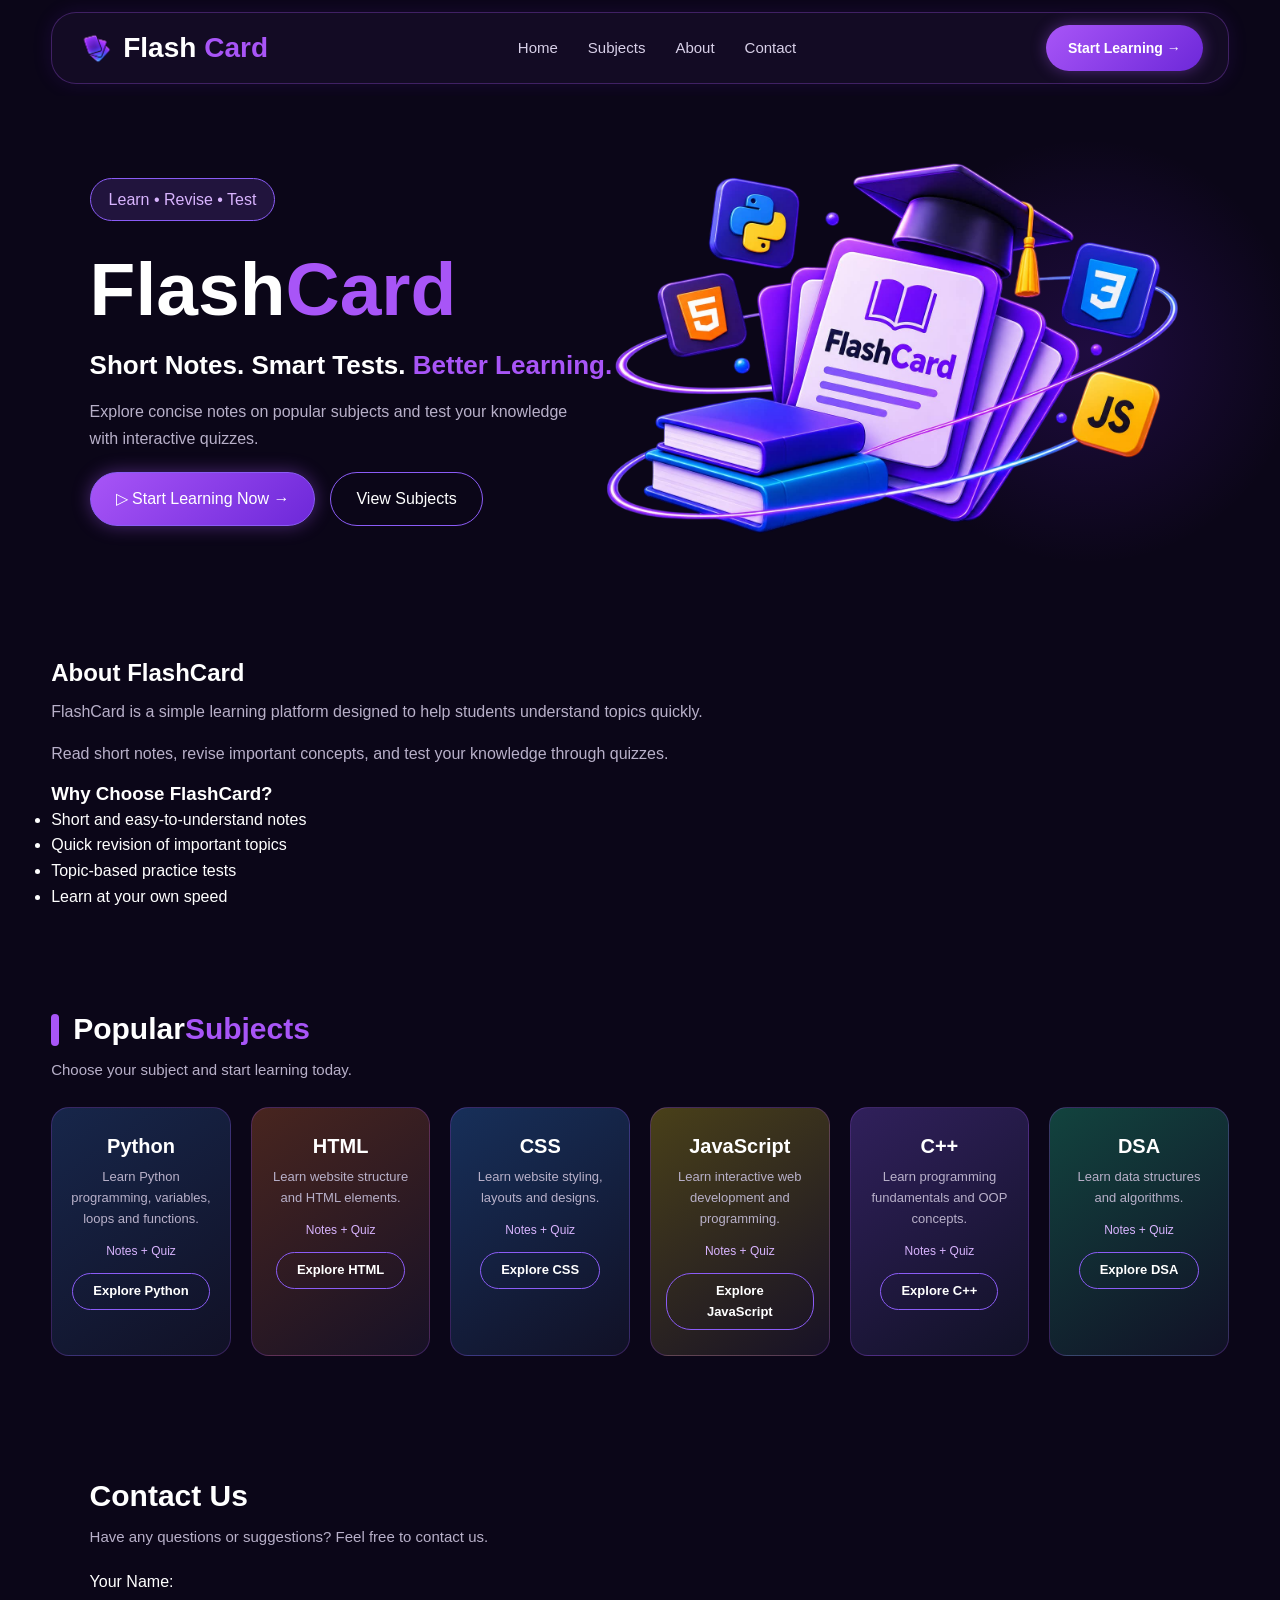
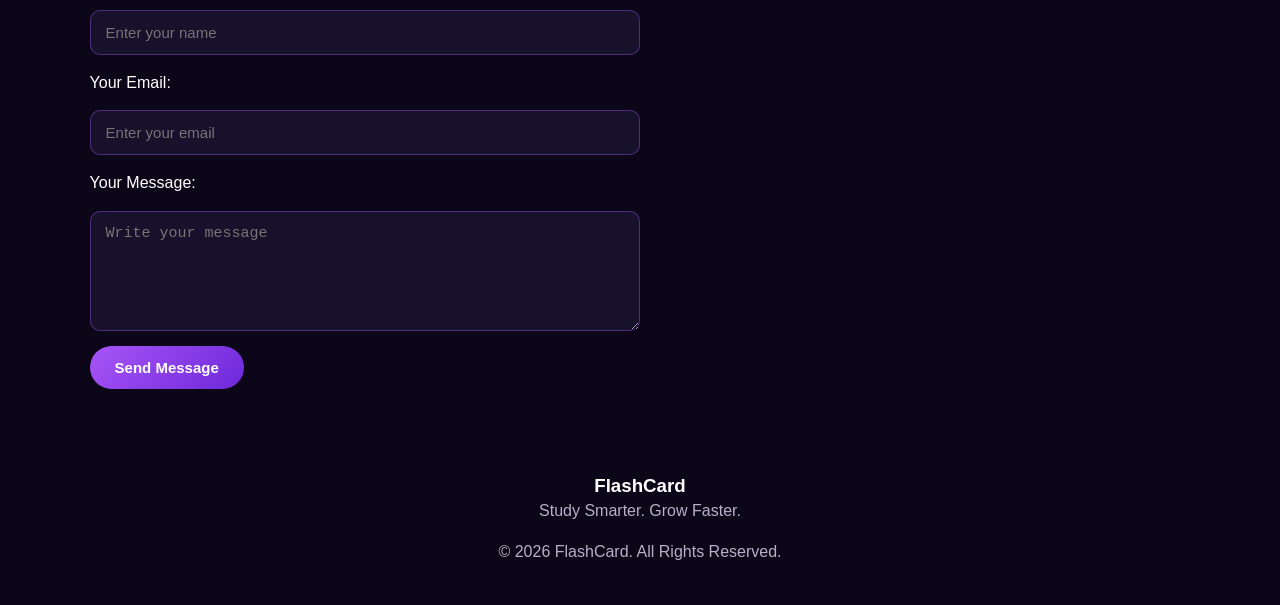
<file: index.html>
<!DOCTYPE html>
<html lang="en">

<head>
    <meta charset="UTF-8">
    <meta name="viewport" content="width=device-width, initial-scale=1.0">

    <title>FlashCard</title>

    <link rel="stylesheet" href="CSS/index.css">

    <script src="script.js"></script>

</head>
<body>
    
<!-- Navigation Bar -->
<header>
    <nav>
        <h1 class="logo">
            <img src="image/Icon.png" alt="FlashCard Logo">
                Flash<span>Card</span>
        </h1>

        <ul>
            <li><a href="index.html">Home</a></li>
            <li><a href="#subjects">Subjects</a></li>
            <li><a href="#about">About</a></li>
            <li><a href="#contact">Contact</a></li>
        </ul>

        <a href="#subjects">Start Learning →</a>
    </nav>
</header>
<!-- Hero Section -->

<section class="hero">

    <div class="hero-content">

        <p>Learn • Revise • Test</p>

        <h1>Flash<span>Card</span></h1>

        <h2>
            Short Notes. Smart Tests.
            <span>Better Learning.</span>
        </h2>

        <p>
            Explore concise notes on popular subjects
            and test your knowledge with interactive quizzes.
        </p>

        <div class="hero-buttons">

            <a href="#subjects">
                ▷ Start Learning Now →
            </a>

            <a href="#subjects">
                View Subjects
            </a>

        </div>

    </div>


    <!-- Right Side Image -->

    <div class="hero-image">

        <img src="image/hero.png"alt="FlashCard Learning Illustration">

    </div>

</section>

<!-- About Section -->
<section id="about">

    <h2>About FlashCard</h2>

    <p>
        FlashCard is a simple learning platform designed
        to help students understand topics quickly.
    </p>

    <p>
        Read short notes, revise important concepts,
        and test your knowledge through quizzes.
    </p>

    <h3>Why Choose FlashCard?</h3>

    <ul>
        <li>Short and easy-to-understand notes</li>
        <li>Quick revision of important topics</li>
        <li>Topic-based practice tests</li>
        <li>Learn at your own speed</li>
    </ul>

</section>

<!-- Popular Subjects Section -->

<section id="subjects">

    <h2>Popular<span>Subjects</span></h2>

    <p>Choose your subject and start learning today.</p>


    <!-- Python Card -->
    <article>
        <h3>Python</h3>
        <p>Learn Python programming, variables, loops and functions.</p>
        <p>Notes + Quiz</p>
        <a href="python.html">Explore Python</a>
    </article>


    <!-- HTML Card -->
    <article>
        <h3>HTML</h3>
        <p>Learn website structure and HTML elements.</p>
        <p>Notes + Quiz</p>
        <a href="html.html">Explore HTML</a>
    </article>


    <!-- CSS Card -->
    <article>
        <h3>CSS</h3>
        <p>Learn website styling, layouts and designs.</p>
        <p>Notes + Quiz</p>
        <a href="css.html">Explore CSS</a>
    </article>


    <!-- JavaScript Card -->
    <article>
        <h3>JavaScript</h3>
        <p>Learn interactive web development and programming.</p>
        <p>Notes + Quiz</p>
        <a href="javascript.html">Explore JavaScript</a>
    </article>


    <!-- C++ Card -->
    <article>
        <h3>C++</h3>
        <p>Learn programming fundamentals and OOP concepts.</p>
        <p>Notes + Quiz</p>
        <a href="cpp.html">Explore C++</a>
    </article>


    <!-- DSA Card -->
    <article>
        <h3>DSA</h3>
        <p>Learn data structures and algorithms.</p>
        <p>Notes + Quiz</p>
        <a href="dsa.html">Explore DSA</a>
    </article>

</section>

<!-- Contact Section -->
<section id="contact">

    <h2>Contact Us</h2>

    <p>Have any questions or suggestions? Feel free to contact us.</p>

    <form id="contactForm">

        <label for="name">Your Name:</label>
        <input type="text" id="name" name="name" placeholder="Enter your name">

      

        <label for="email">Your Email:</label>
        <input type="email" id="email" name="email" placeholder="Enter your email">

        

        <label for="message">Your Message:</label>
        
        <textarea id="message" name="message" rows="4" cols="30"
        placeholder="Write your message"></textarea>

        

        <button type="submit">Send Message</button>

    </form>

</section>

<div class="success-popup" id="successPopup">

    <div class="popup-content">

        <div class="success-icon">✓</div>

        <h2>Message Sent!</h2>

        <p id="successMessage">
            Your message has been submitted successfully.
        </p>

        <button type="button" id="closePopup">
            OK, Great!
        </button>

    </div>

</div>

<!-- Footer -->
<footer>

    <h3>Flash<span>Card</span></h3>

    <p>Study Smarter. Grow Faster.</p>

    <p>&copy; 2026 FlashCard. All Rights Reserved.</p>

</footer>

</body>
</html>
</file>
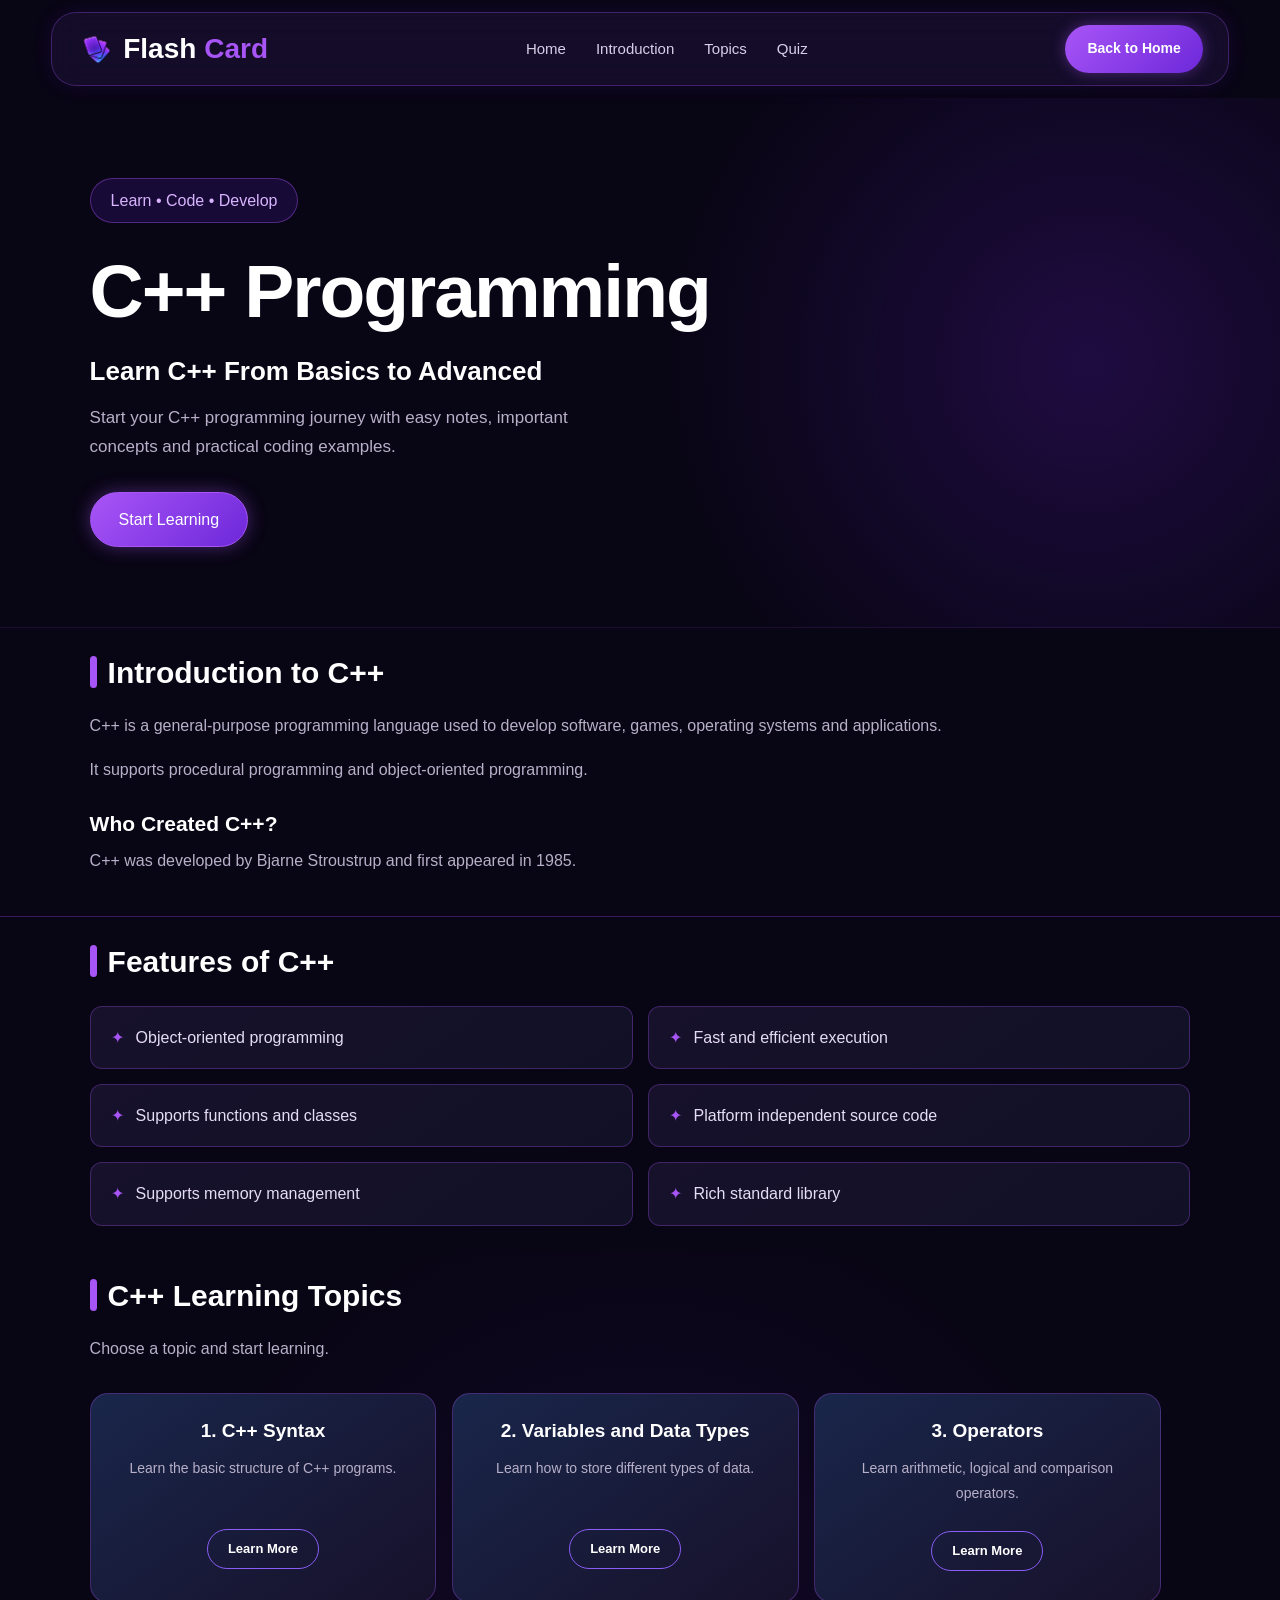
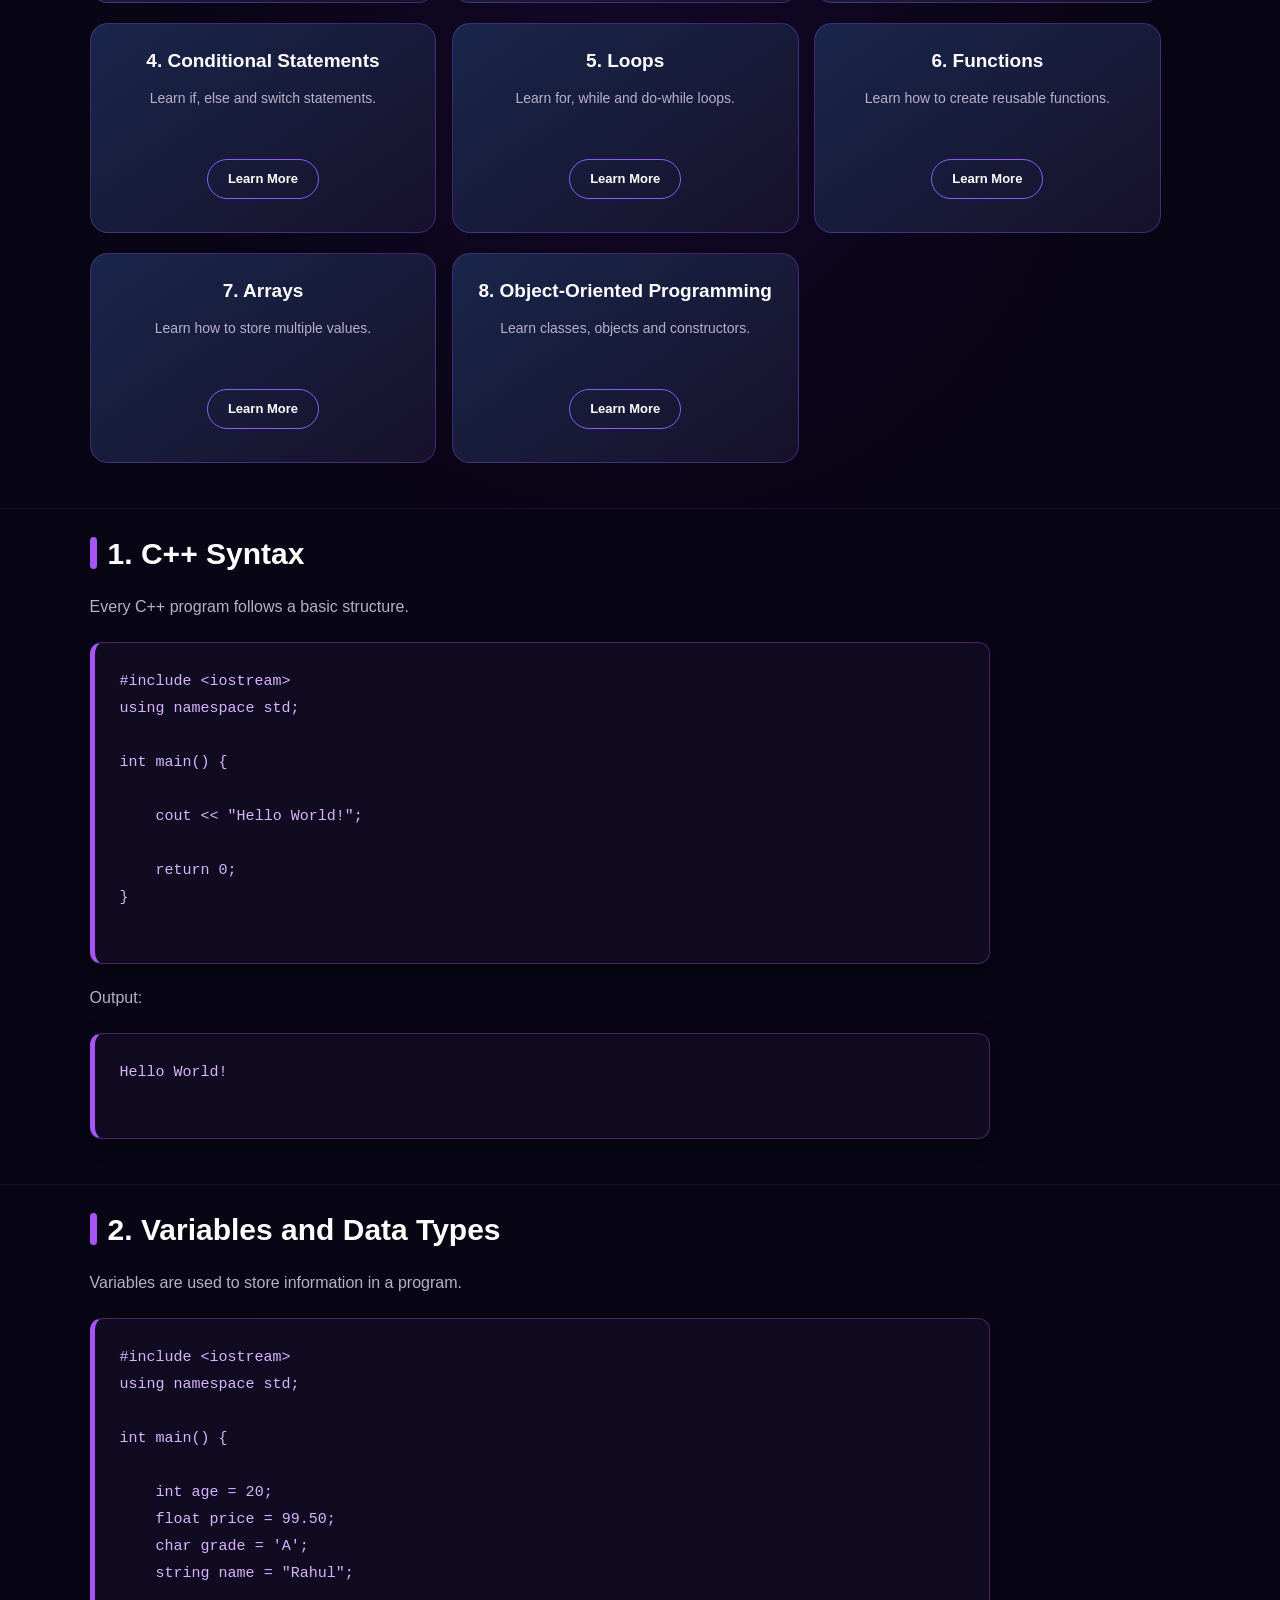
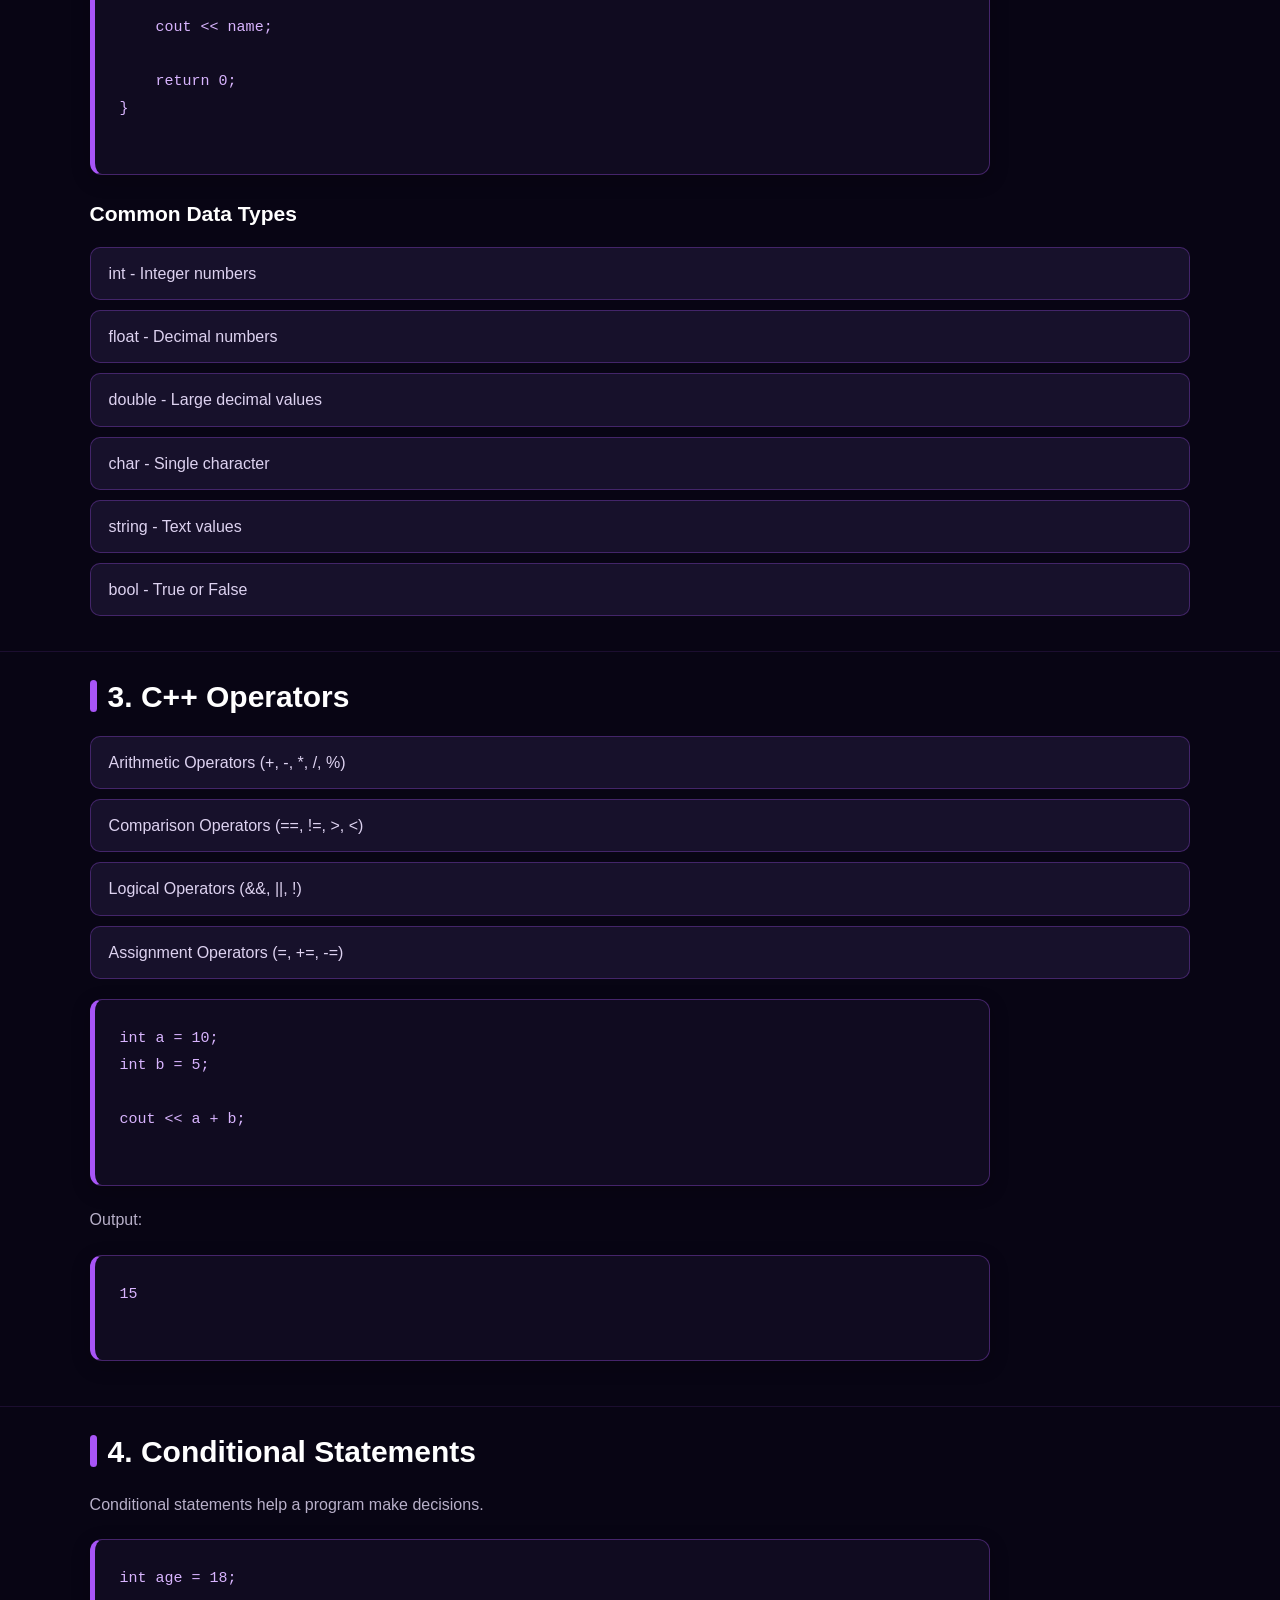
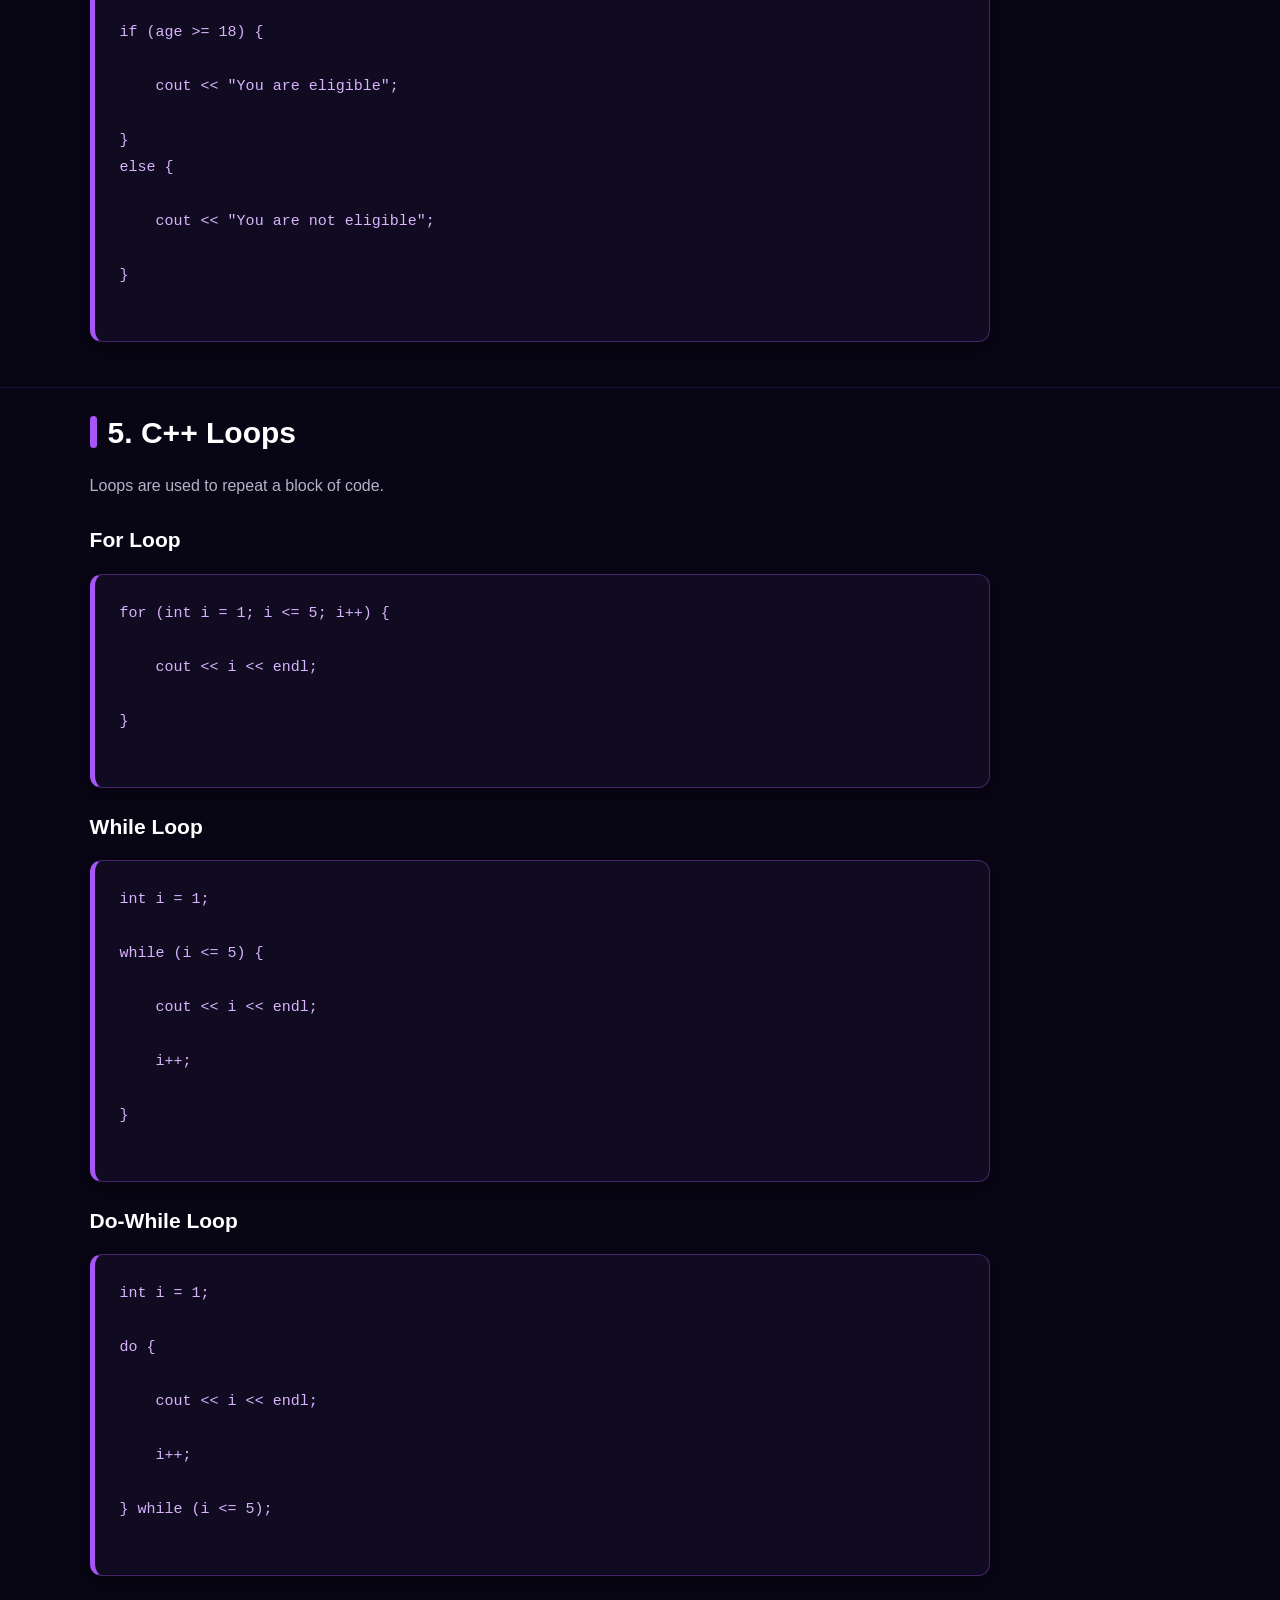
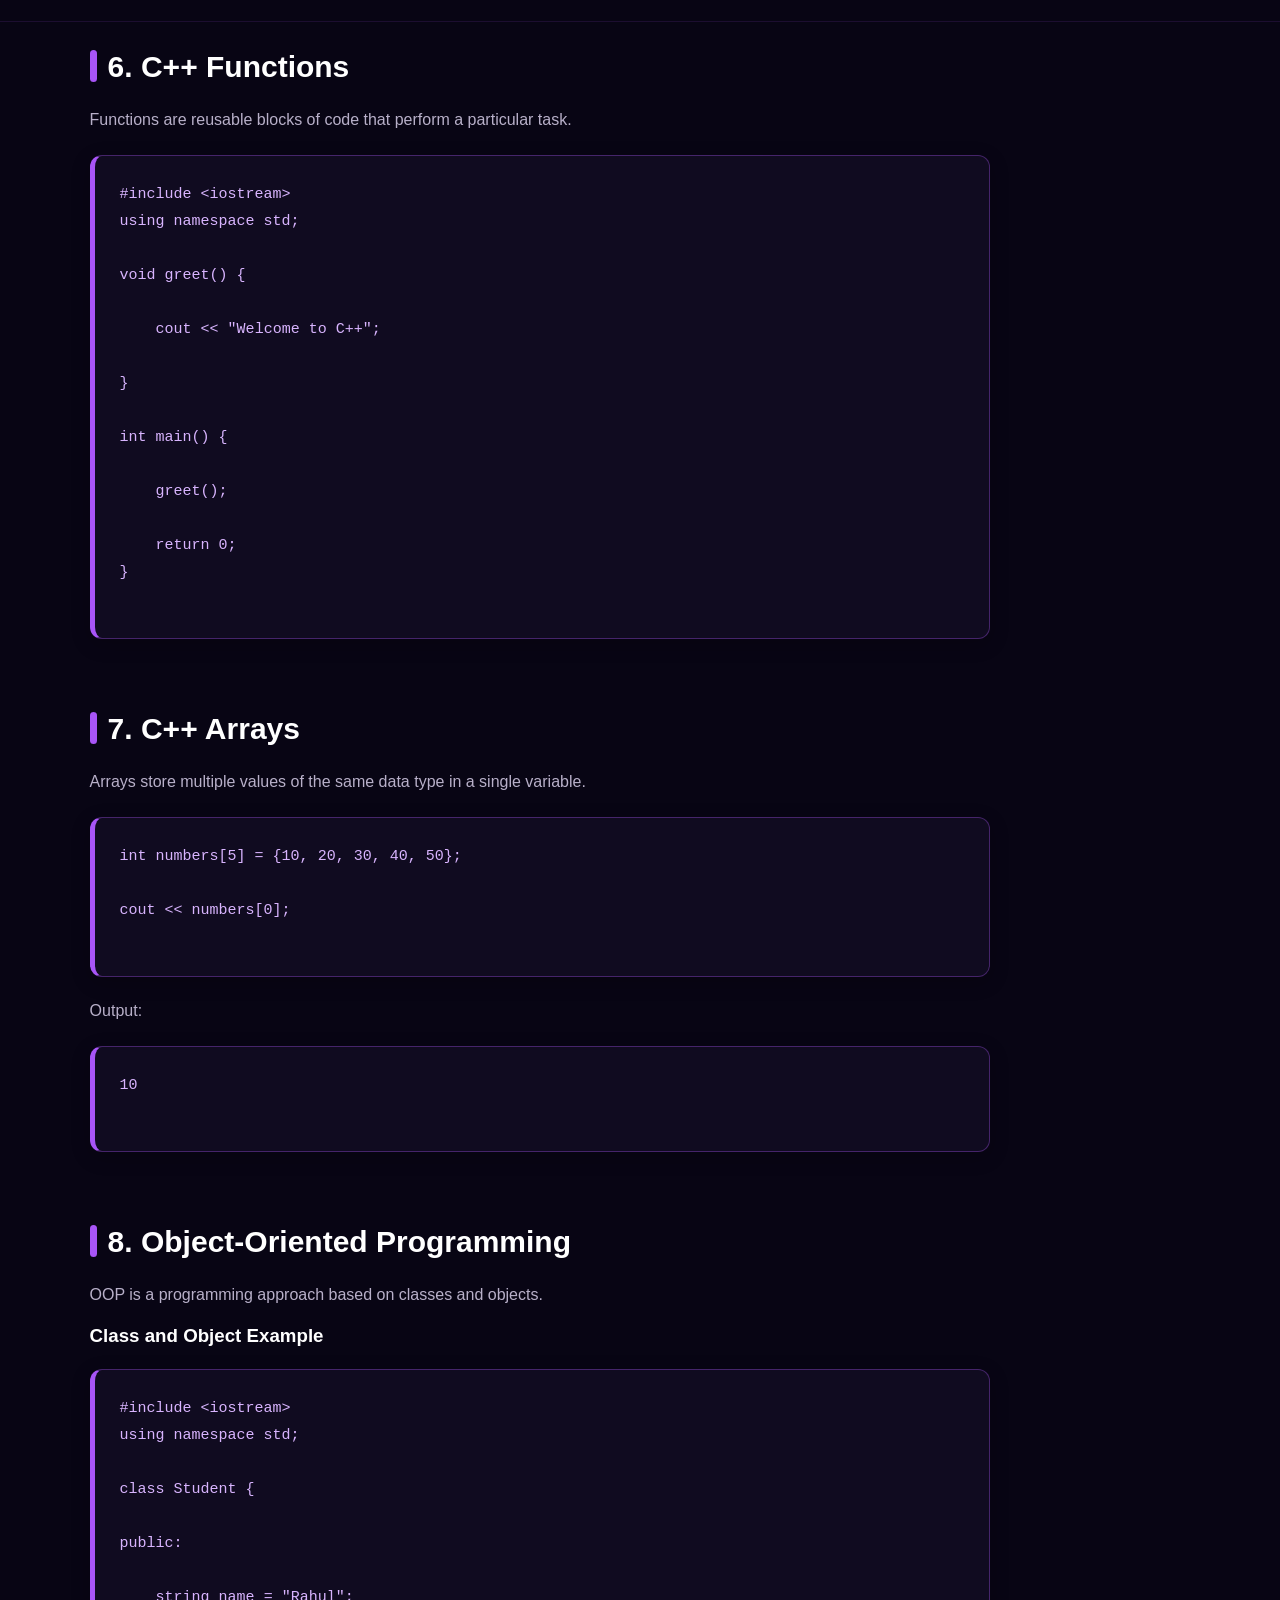
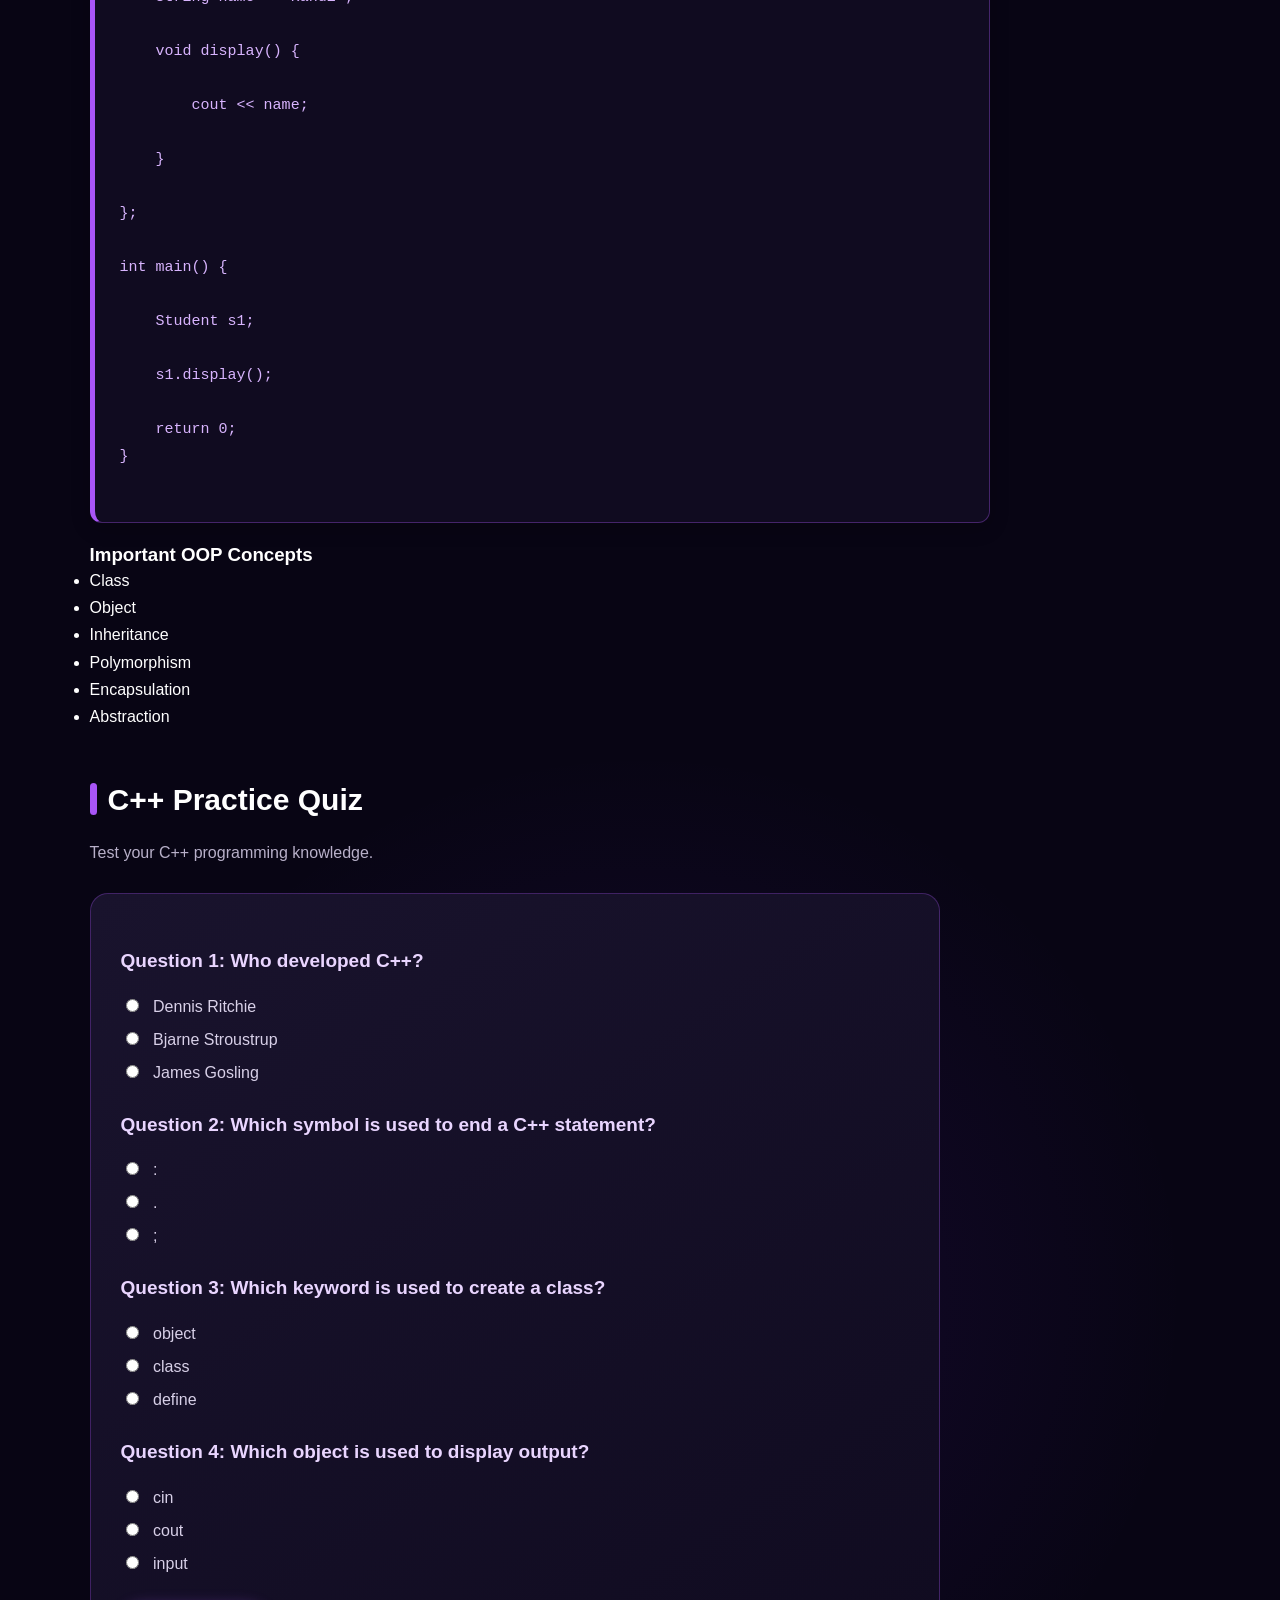
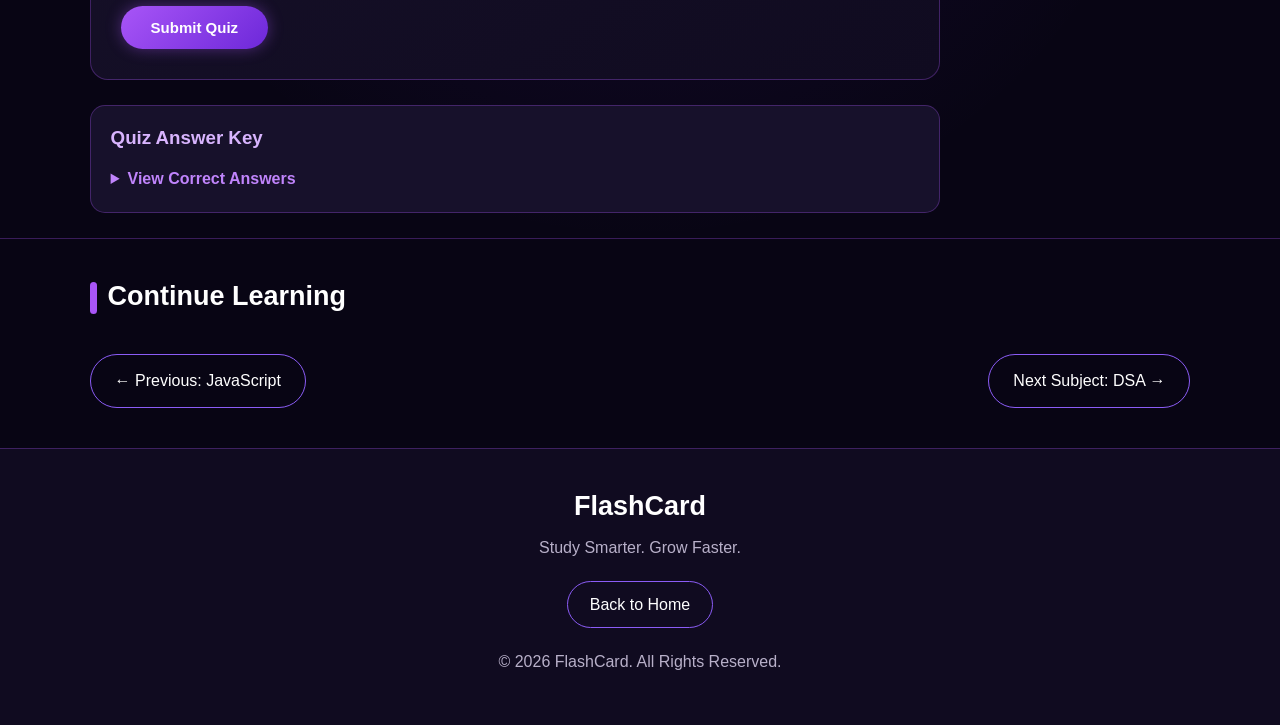
<file: cpp.html>
<!DOCTYPE html>
<html lang="en">

<head>
    <meta charset="UTF-8">
    <meta name="viewport" content="width=device-width, initial-scale=1.0">
    <title>C++ - FlashCard</title>
</head>
<link rel="stylesheet" href="CSS/page.css">
<script src="script.js"></script>

<body>

    <!-- Navigation Bar -->
    <header>

        <nav>

            <h1 class="logo">
            <img src="image/Icon.png" alt="FlashCard Logo">
                Flash<span>Card</span>
        </h1>

            <ul>
                <li><a href="index.html">Home</a></li>
                <li><a href="#introduction">Introduction</a></li>
                <li><a href="#topics">Topics</a></li>
                <li><a href="#quiz">Quiz</a></li>
            </ul>

            <a href="index.html">Back to Home</a>

        </nav>

    </header>


    <main>

        <!-- C++ Hero Section -->
        <section>

            <p>Learn • Code • Develop</p>

            <h1>C++ Programming</h1>

            <h2>Learn C++ From Basics to Advanced</h2>

            <p>
                Start your C++ programming journey with
                easy notes, important concepts and
                practical coding examples.
            </p>

            <a href="#topics">Start Learning</a>

        </section>


        <!-- Introduction to C++ -->
        <section id="introduction">

            <h2>Introduction to C++</h2>

            <p>
                C++ is a general-purpose programming language
                used to develop software, games, operating
                systems and applications.
            </p>

            <p>
                It supports procedural programming
                and object-oriented programming.
            </p>

            <h3>Who Created C++?</h3>

            <p>
                C++ was developed by Bjarne Stroustrup
                and first appeared in 1985.
            </p>

        </section>


        <!-- Features of C++ -->
        <section>

            <h2>Features of C++</h2>

            <ul>
                <li>Object-oriented programming</li>
                <li>Fast and efficient execution</li>
                <li>Supports functions and classes</li>
                <li>Platform independent source code</li>
                <li>Supports memory management</li>
                <li>Rich standard library</li>
            </ul>

        </section>


        <!-- C++ Learning Topics -->
        <section id="topics">

            <h2>C++ Learning Topics</h2>

            <p>Choose a topic and start learning.</p>

            <article>
                <h3>1. C++ Syntax</h3>
                <p>Learn the basic structure of C++ programs.</p>
                <a href="#syntax">Learn More</a>
            </article>

            <article>
                <h3>2. Variables and Data Types</h3>
                <p>Learn how to store different types of data.</p>
                <a href="#variables">Learn More</a>
            </article>

            <article>
                <h3>3. Operators</h3>
                <p>Learn arithmetic, logical and comparison operators.</p>
                <a href="#operators">Learn More</a>
            </article>

            <article>
                <h3>4. Conditional Statements</h3>
                <p>Learn if, else and switch statements.</p>
                <a href="#conditions">Learn More</a>
            </article>

            <article>
                <h3>5. Loops</h3>
                <p>Learn for, while and do-while loops.</p>
                <a href="#loops">Learn More</a>
            </article>

            <article>
                <h3>6. Functions</h3>
                <p>Learn how to create reusable functions.</p>
                <a href="#functions">Learn More</a>
            </article>

            <article>
                <h3>7. Arrays</h3>
                <p>Learn how to store multiple values.</p>
                <a href="#arrays">Learn More</a>
            </article>

            <article>
                <h3>8. Object-Oriented Programming</h3>
                <p>Learn classes, objects and constructors.</p>
                <a href="#oops">Learn More</a>
            </article>

        </section>


        <!-- C++ Syntax -->
        <section id="syntax">

            <h2>1. C++ Syntax</h2>

            <p>
                Every C++ program follows a basic structure.
            </p>

            <pre>
#include &lt;iostream&gt;
using namespace std;

int main() {

    cout &lt;&lt; "Hello World!";

    return 0;
}
            </pre>

            <p>Output:</p>

            <pre>
Hello World!
            </pre>

        </section>


        <!-- Variables and Data Types -->
        <section id="variables">

            <h2>2. Variables and Data Types</h2>

            <p>
                Variables are used to store information
                in a program.
            </p>

            <pre>
#include &lt;iostream&gt;
using namespace std;

int main() {

    int age = 20;
    float price = 99.50;
    char grade = 'A';
    string name = "Rahul";

    cout &lt;&lt; name;

    return 0;
}
            </pre>

            <h3>Common Data Types</h3>

            <ul>
                <li>int - Integer numbers</li>
                <li>float - Decimal numbers</li>
                <li>double - Large decimal values</li>
                <li>char - Single character</li>
                <li>string - Text values</li>
                <li>bool - True or False</li>
            </ul>

        </section>


        <!-- C++ Operators -->
        <section id="operators">

            <h2>3. C++ Operators</h2>

            <ul>
                <li>Arithmetic Operators (+, -, *, /, %)</li>
                <li>Comparison Operators (==, !=, &gt;, &lt;)</li>
                <li>Logical Operators (&&, ||, !)</li>
                <li>Assignment Operators (=, +=, -=)</li>
            </ul>

            <pre>
int a = 10;
int b = 5;

cout &lt;&lt; a + b;
            </pre>

            <p>Output:</p>

            <pre>
15
            </pre>

        </section>


        <!-- Conditional Statements -->
        <section id="conditions">

            <h2>4. Conditional Statements</h2>

            <p>
                Conditional statements help a program
                make decisions.
            </p>

            <pre>
int age = 18;

if (age >= 18) {

    cout &lt;&lt; "You are eligible";

}
else {

    cout &lt;&lt; "You are not eligible";

}
            </pre>

        </section>


        <!-- C++ Loops -->
        <section id="loops">

            <h2>5. C++ Loops</h2>

            <p>
                Loops are used to repeat a block of code.
            </p>

            <h3>For Loop</h3>

            <pre>
for (int i = 1; i <= 5; i++) {

    cout &lt;&lt; i &lt;&lt; endl;

}
            </pre>

            <h3>While Loop</h3>

            <pre>
int i = 1;

while (i <= 5) {

    cout &lt;&lt; i &lt;&lt; endl;

    i++;

}
            </pre>

            <h3>Do-While Loop</h3>

            <pre>
int i = 1;

do {

    cout &lt;&lt; i &lt;&lt; endl;

    i++;

} while (i <= 5);
            </pre>

        </section>


        <!-- C++ Functions -->
        <section id="functions">

            <h2>6. C++ Functions</h2>

            <p>
                Functions are reusable blocks of code
                that perform a particular task.
            </p>

            <pre>
#include &lt;iostream&gt;
using namespace std;

void greet() {

    cout &lt;&lt; "Welcome to C++";

}

int main() {

    greet();

    return 0;
}
            </pre>

        </section>


        <!-- C++ Arrays -->
        <section id="arrays">

            <h2>7. C++ Arrays</h2>

            <p>
                Arrays store multiple values of the
                same data type in a single variable.
            </p>

            <pre>
int numbers[5] = {10, 20, 30, 40, 50};

cout &lt;&lt; numbers[0];
            </pre>

            <p>Output:</p>

            <pre>
10
            </pre>

        </section>


        <!-- Object Oriented Programming -->
        <section id="oops">

            <h2>8. Object-Oriented Programming</h2>

            <p>
                OOP is a programming approach based on
                classes and objects.
            </p>

            <h3>Class and Object Example</h3>

            <pre>
#include &lt;iostream&gt;
using namespace std;

class Student {

public:

    string name = "Rahul";

    void display() {

        cout &lt;&lt; name;

    }

};

int main() {

    Student s1;

    s1.display();

    return 0;
}
            </pre>

            <h3>Important OOP Concepts</h3>

            <ul>
                <li>Class</li>
                <li>Object</li>
                <li>Inheritance</li>
                <li>Polymorphism</li>
                <li>Encapsulation</li>
                <li>Abstraction</li>
            </ul>

        </section>


        <!-- C++ Practice Quiz -->
        <section id="quiz">

            <h2>C++ Practice Quiz</h2>

            <p>Test your C++ programming knowledge.</p>

            <form>

                <h3>Question 1: Who developed C++?</h3>

                <input type="radio" name="q1" value="a">
                Dennis Ritchie
                <br>

                <input type="radio" name="q1" value="b">
                Bjarne Stroustrup
                <br>

                <input type="radio" name="q1" value="c">
                James Gosling
                <br>


                <h3>Question 2: Which symbol is used to end a C++ statement?</h3>

                <input type="radio" name="q2" value="a">
                :
                <br>

                <input type="radio" name="q2" value="b">
                .
                <br>

                <input type="radio" name="q2" value="c">
                ;
                <br>


                <h3>Question 3: Which keyword is used to create a class?</h3>

                <input type="radio" name="q3" value="a">
                object
                <br>

                <input type="radio" name="q3" value="b">
                class
                <br>

                <input type="radio" name="q3" value="c">
                define
                <br>


                <h3>Question 4: Which object is used to display output?</h3>

                <input type="radio" name="q4" value="a">
                cin
                <br>

                <input type="radio" name="q4" value="b">
                cout
                <br>

                <input type="radio" name="q4" value="c">
                input
                <br>

                <br>

                <button type="submit">Submit Quiz</button>

            </form>


            <!-- Quiz Answer Key -->
            <section id="answer-key">

                <h3>Quiz Answer Key</h3>

                <details>

                    <summary>View Correct Answers</summary>

                    <ol>
                        <li>Bjarne Stroustrup</li>
                        <li>;</li>
                        <li>class</li>
                        <li>cout</li>
                    </ol>

                </details>

            </section>

        </section>


        <!-- Subject Navigation -->
        <section id="subject-navigation">

            <h2>Continue Learning</h2>

            <a href="javascript.html">← Previous: JavaScript</a>

            <a href="dsa.html">Next Subject: DSA →</a>

        </section>

    </main>


    <!-- Footer -->
    <footer>

        <h3>FlashCard</h3>

        <p>Study Smarter. Grow Faster.</p>

        <a href="index.html">Back to Home</a>

        <p>&copy; 2026 FlashCard. All Rights Reserved.</p>

    </footer>
</body>
</html>
</file>
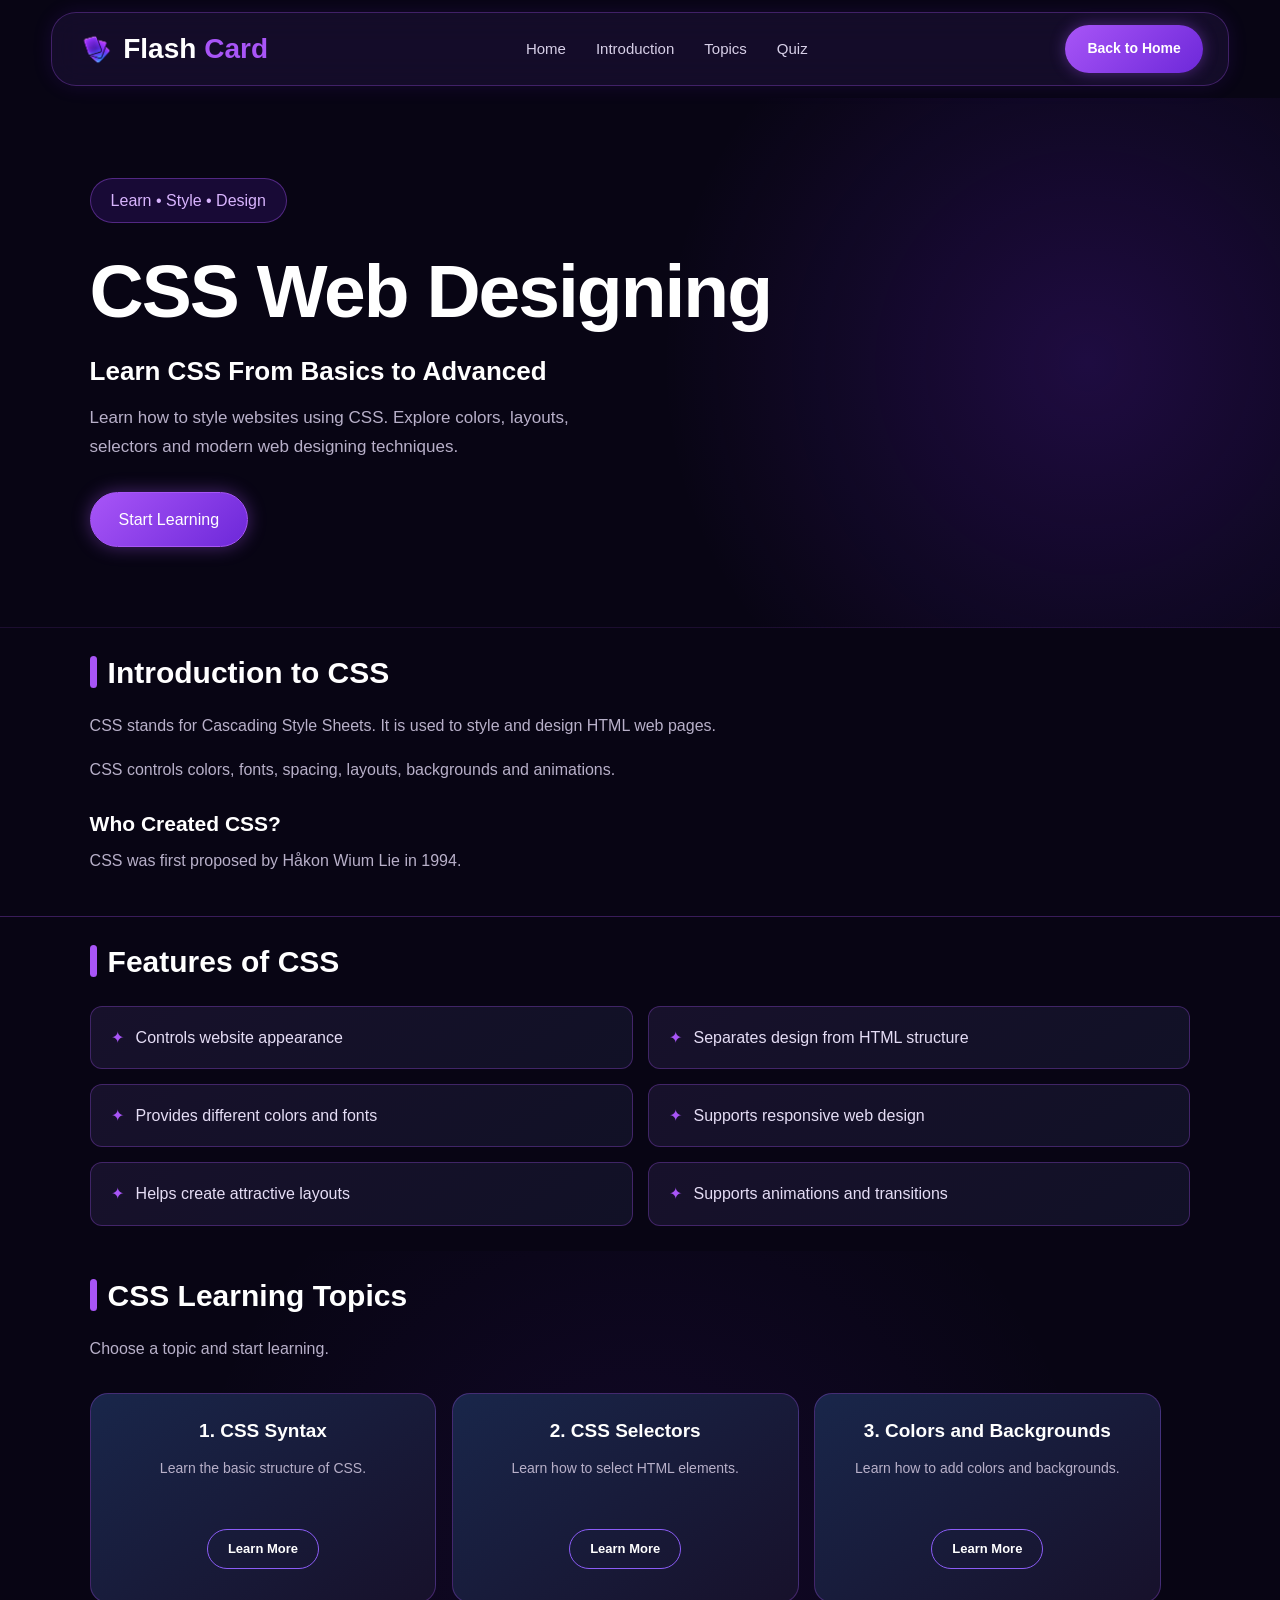
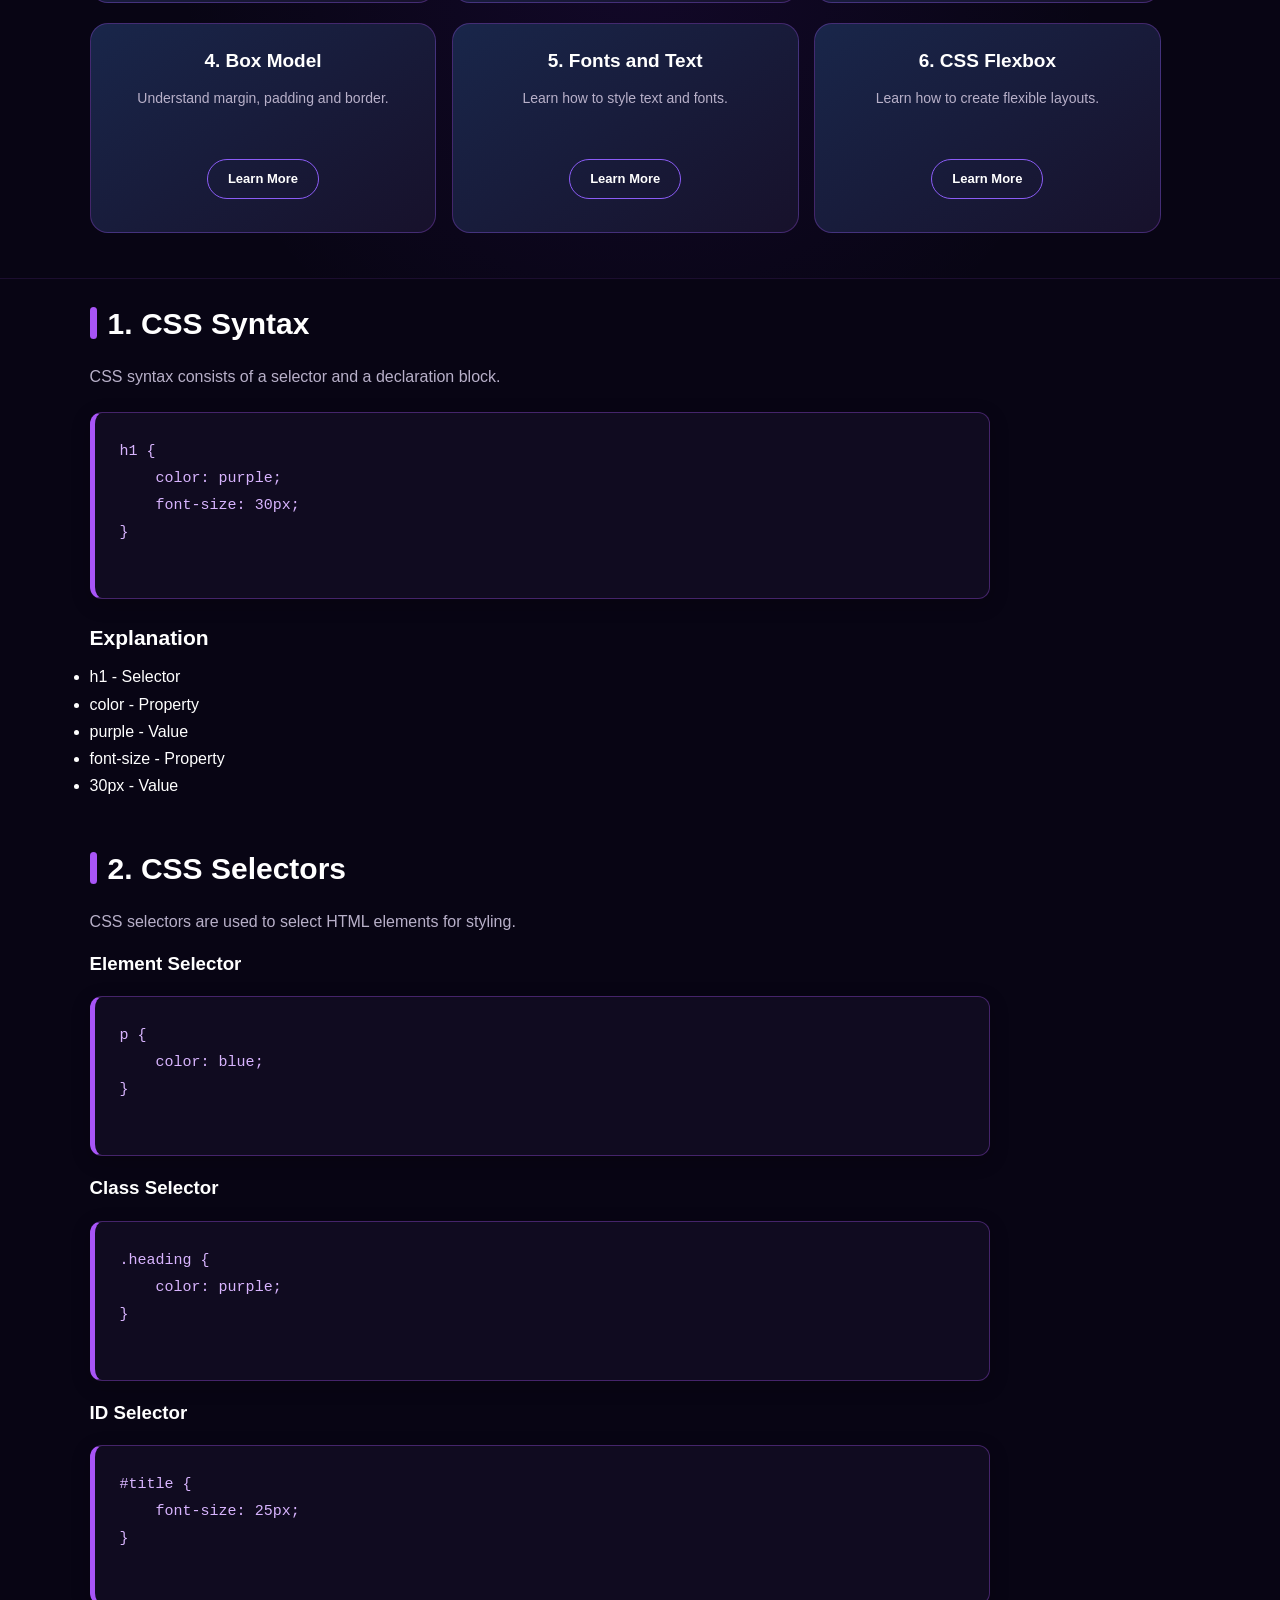
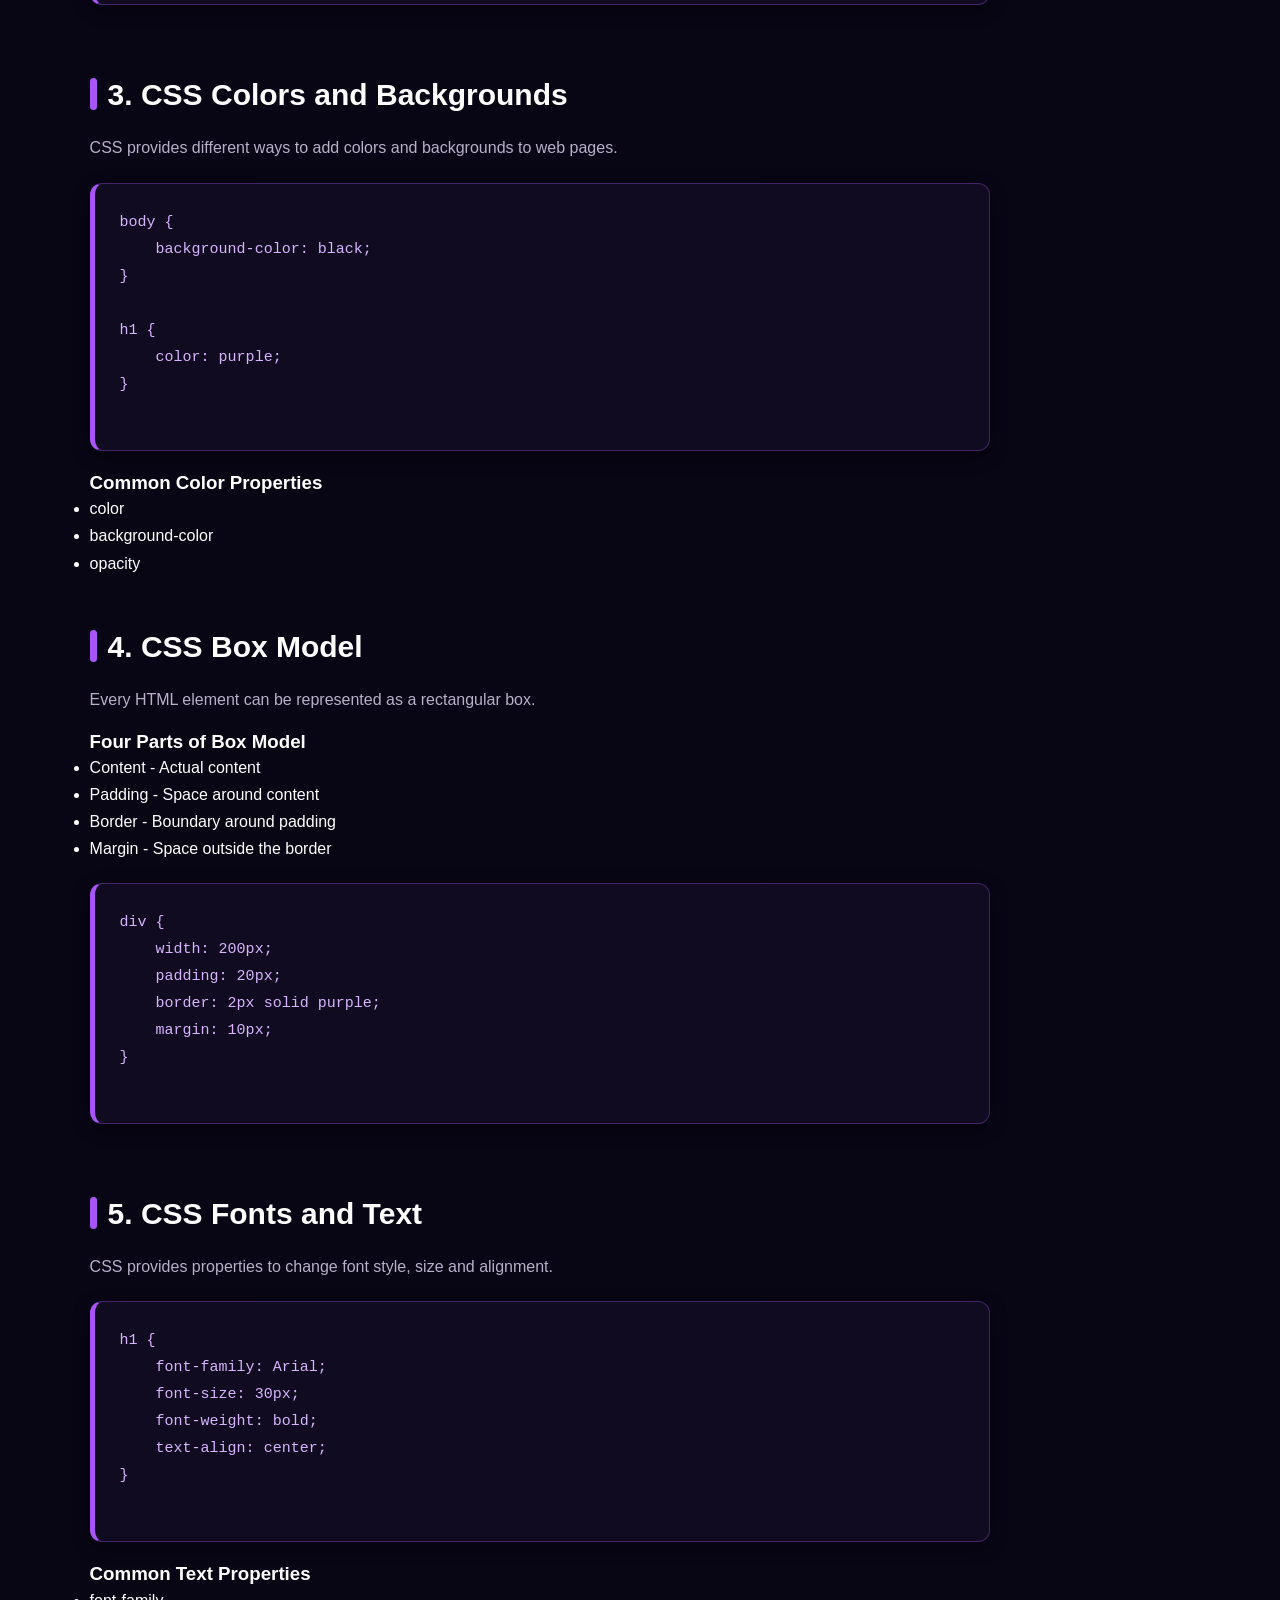
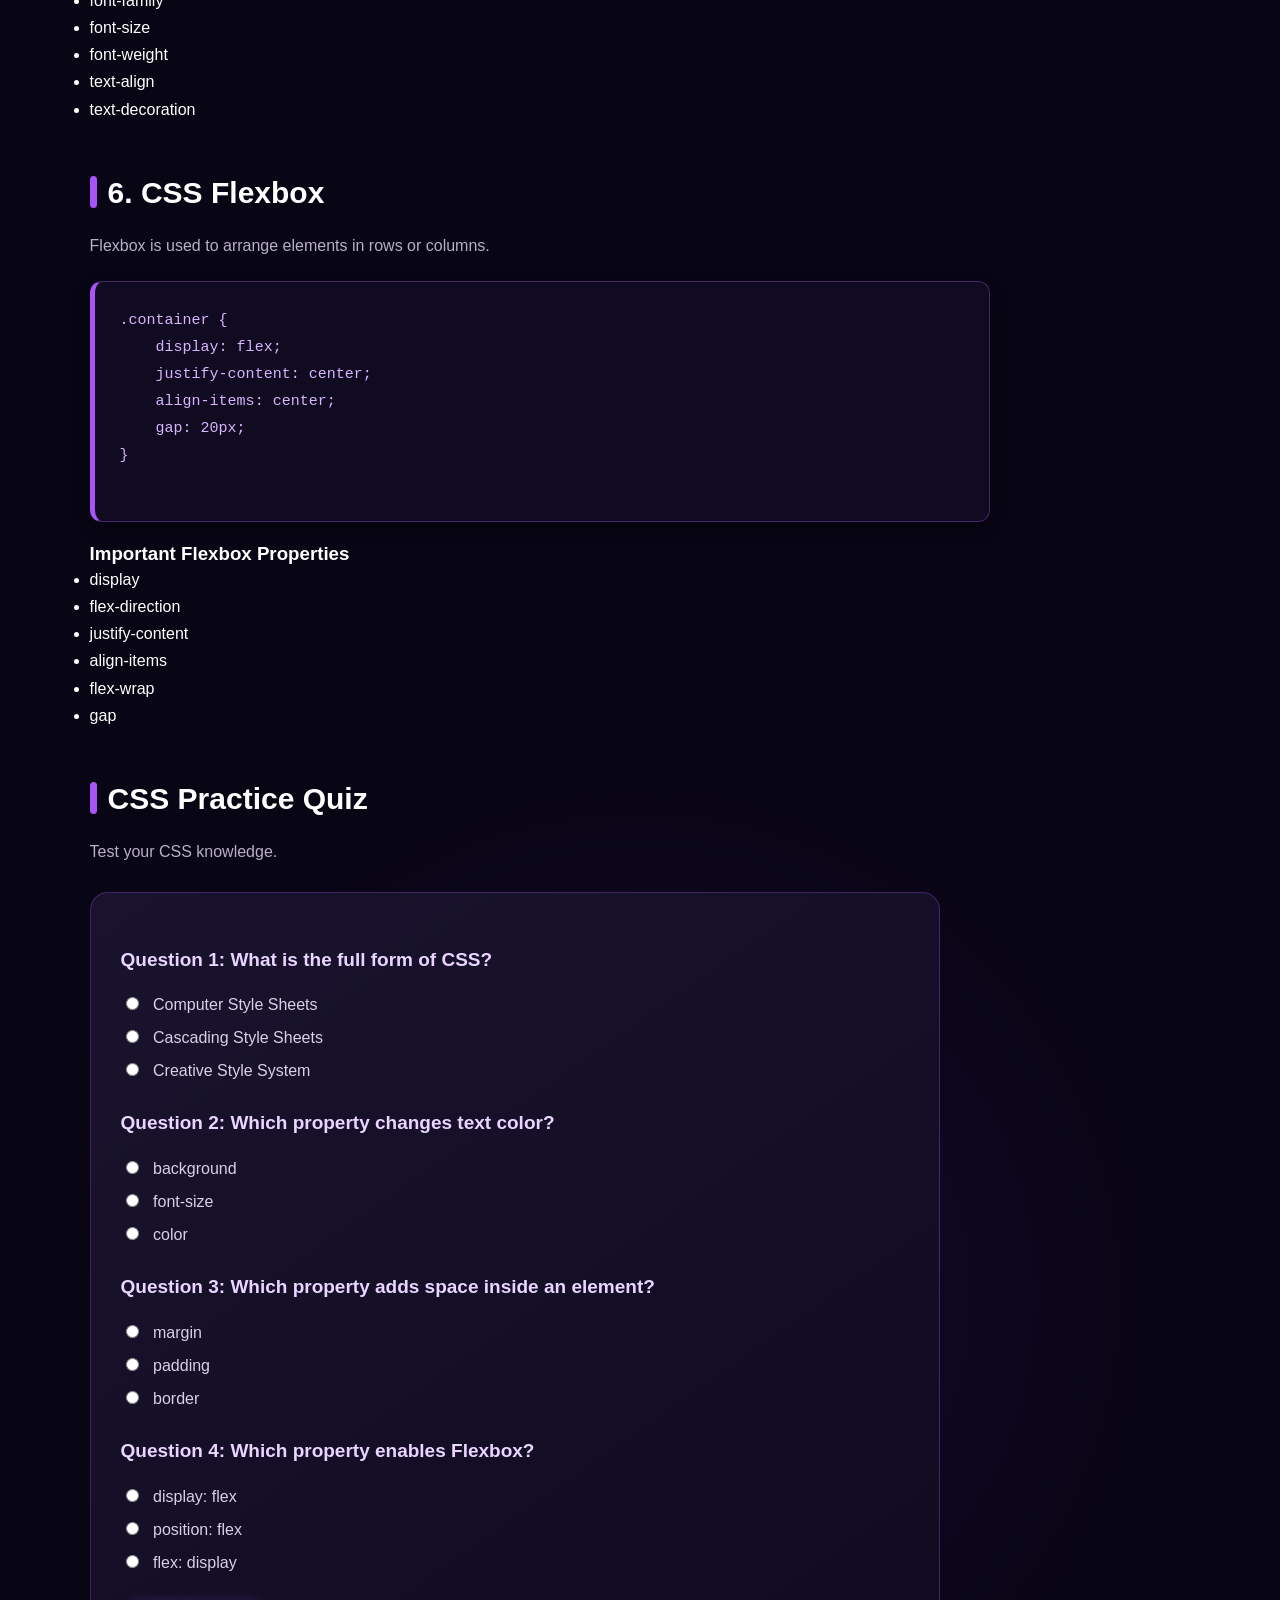
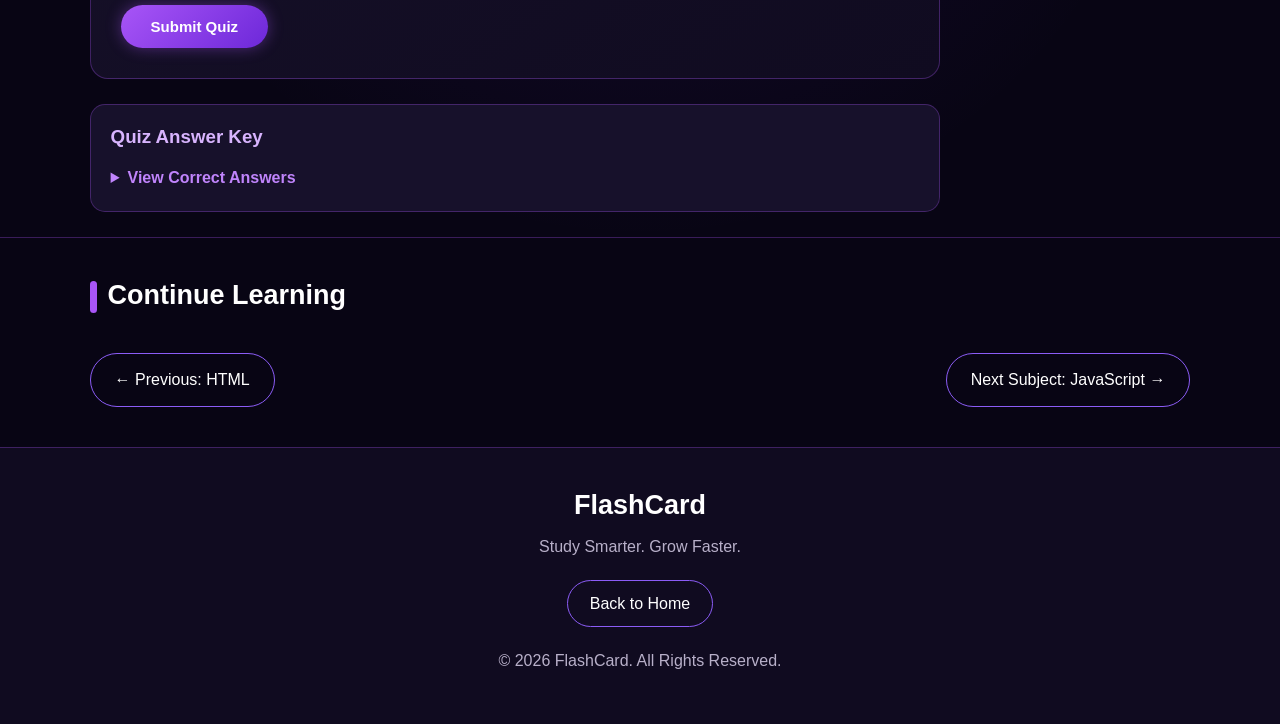
<file: css.html>
<!DOCTYPE html>
<html lang="en">

<head>
    <meta charset="UTF-8">
    <meta name="viewport" content="width=device-width, initial-scale=1.0">
    <title>CSS - FlashCard</title>
</head>
<link rel="stylesheet" href="CSS/page.css">
<script src="script.js"></script>
<body>

    <!-- Navigation Bar -->
    <header>

        <nav>

            
             <h1 class="logo">
            <img src="image/Icon.png" alt="FlashCard Logo">
                Flash<span>Card</span>
        </h1>

            <ul>
                <li><a href="index.html">Home</a></li>
                <li><a href="#introduction">Introduction</a></li>
                <li><a href="#topics">Topics</a></li>
                <li><a href="#quiz">Quiz</a></li>
            </ul>

            <a href="index.html">Back to Home</a>

        </nav>

    </header>


    <main>

        <!-- CSS Hero Section -->
        <section>

            <p>Learn • Style • Design</p>

            <h1>CSS Web Designing</h1>

            <h2>Learn CSS From Basics to Advanced</h2>

            <p>
                Learn how to style websites using CSS.
                Explore colors, layouts, selectors and
                modern web designing techniques.
            </p>

            <a href="#topics">Start Learning</a>

        </section>


        <!-- Introduction to CSS -->
        <section id="introduction">

            <h2>Introduction to CSS</h2>

            <p>
                CSS stands for Cascading Style Sheets.
                It is used to style and design HTML web pages.
            </p>

            <p>
                CSS controls colors, fonts, spacing,
                layouts, backgrounds and animations.
            </p>

            <h3>Who Created CSS?</h3>

            <p>
                CSS was first proposed by Håkon Wium Lie
                in 1994.
            </p>

        </section>


        <!-- Features of CSS -->
        <section>

            <h2>Features of CSS</h2>

            <ul>
                <li>Controls website appearance</li>
                <li>Separates design from HTML structure</li>
                <li>Provides different colors and fonts</li>
                <li>Supports responsive web design</li>
                <li>Helps create attractive layouts</li>
                <li>Supports animations and transitions</li>
            </ul>

        </section>


        <!-- CSS Learning Topics -->
        <section id="topics">

            <h2>CSS Learning Topics</h2>

            <p>Choose a topic and start learning.</p>

            <article>
                <h3>1. CSS Syntax</h3>
                <p>Learn the basic structure of CSS.</p>
                <a href="#syntax">Learn More</a>
            </article>

            <article>
                <h3>2. CSS Selectors</h3>
                <p>Learn how to select HTML elements.</p>
                <a href="#selectors">Learn More</a>
            </article>

            <article>
                <h3>3. Colors and Backgrounds</h3>
                <p>Learn how to add colors and backgrounds.</p>
                <a href="#colors">Learn More</a>
            </article>

            <article>
                <h3>4. Box Model</h3>
                <p>Understand margin, padding and border.</p>
                <a href="#box-model">Learn More</a>
            </article>

            <article>
                <h3>5. Fonts and Text</h3>
                <p>Learn how to style text and fonts.</p>
                <a href="#fonts">Learn More</a>
            </article>

            <article>
                <h3>6. CSS Flexbox</h3>
                <p>Learn how to create flexible layouts.</p>
                <a href="#flexbox">Learn More</a>
            </article>

        </section>


        <!-- CSS Syntax -->
        <section id="syntax">

            <h2>1. CSS Syntax</h2>

            <p>
                CSS syntax consists of a selector
                and a declaration block.
            </p>

            <pre>
h1 {
    color: purple;
    font-size: 30px;
}
            </pre>

            <h3>Explanation</h3>

            <ul>
                <li>h1 - Selector</li>
                <li>color - Property</li>
                <li>purple - Value</li>
                <li>font-size - Property</li>
                <li>30px - Value</li>
            </ul>

        </section>


        <!-- CSS Selectors -->
        <section id="selectors">

            <h2>2. CSS Selectors</h2>

            <p>
                CSS selectors are used to select
                HTML elements for styling.
            </p>

            <h3>Element Selector</h3>

            <pre>
p {
    color: blue;
}
            </pre>

            <h3>Class Selector</h3>

            <pre>
.heading {
    color: purple;
}
            </pre>

            <h3>ID Selector</h3>

            <pre>
#title {
    font-size: 25px;
}
            </pre>

        </section>


        <!-- Colors and Backgrounds -->
        <section id="colors">

            <h2>3. CSS Colors and Backgrounds</h2>

            <p>
                CSS provides different ways to add
                colors and backgrounds to web pages.
            </p>

            <pre>
body {
    background-color: black;
}

h1 {
    color: purple;
}
            </pre>

            <h3>Common Color Properties</h3>

            <ul>
                <li>color</li>
                <li>background-color</li>
                <li>opacity</li>
            </ul>

        </section>


        <!-- CSS Box Model -->
        <section id="box-model">

            <h2>4. CSS Box Model</h2>

            <p>
                Every HTML element can be represented
                as a rectangular box.
            </p>

            <h3>Four Parts of Box Model</h3>

            <ul>
                <li>Content - Actual content</li>
                <li>Padding - Space around content</li>
                <li>Border - Boundary around padding</li>
                <li>Margin - Space outside the border</li>
            </ul>

            <pre>
div {
    width: 200px;
    padding: 20px;
    border: 2px solid purple;
    margin: 10px;
}
            </pre>

        </section>


        <!-- Fonts and Text -->
        <section id="fonts">

            <h2>5. CSS Fonts and Text</h2>

            <p>
                CSS provides properties to change
                font style, size and alignment.
            </p>

            <pre>
h1 {
    font-family: Arial;
    font-size: 30px;
    font-weight: bold;
    text-align: center;
}
            </pre>

            <h3>Common Text Properties</h3>

            <ul>
                <li>font-family</li>
                <li>font-size</li>
                <li>font-weight</li>
                <li>text-align</li>
                <li>text-decoration</li>
            </ul>

        </section>


        <!-- CSS Flexbox -->
        <section id="flexbox">

            <h2>6. CSS Flexbox</h2>

            <p>
                Flexbox is used to arrange elements
                in rows or columns.
            </p>

            <pre>
.container {
    display: flex;
    justify-content: center;
    align-items: center;
    gap: 20px;
}
            </pre>

            <h3>Important Flexbox Properties</h3>

            <ul>
                <li>display</li>
                <li>flex-direction</li>
                <li>justify-content</li>
                <li>align-items</li>
                <li>flex-wrap</li>
                <li>gap</li>
            </ul>

        </section>


        <!-- CSS Quiz -->
        <section id="quiz">

            <h2>CSS Practice Quiz</h2>

            <p>Test your CSS knowledge.</p>

            <form>

                <h3>Question 1: What is the full form of CSS?</h3>

                <input type="radio" name="q1" value="a">
                Computer Style Sheets
                <br>

                <input type="radio" name="q1" value="b">
                Cascading Style Sheets
                <br>

                <input type="radio" name="q1" value="c">
                Creative Style System
                <br>


                <h3>Question 2: Which property changes text color?</h3>

                <input type="radio" name="q2" value="a">
                background
                <br>

                <input type="radio" name="q2" value="b">
                font-size
                <br>

                <input type="radio" name="q2" value="c">
                color
                <br>


                <h3>Question 3: Which property adds space inside an element?</h3>

                <input type="radio" name="q3" value="a">
                margin
                <br>

                <input type="radio" name="q3" value="b">
                padding
                <br>

                <input type="radio" name="q3" value="c">
                border
                <br>

                <h3>Question 4: Which property enables Flexbox?</h3>

                <input type="radio" name="q4" value="a">
                display: flex
                <br>

                <input type="radio" name="q4" value="b">
                position: flex
                <br>

                <input type="radio" name="q4" value="c">
                flex: display
                <br>

                <br>

                <button type="submit">Submit Quiz</button>

            </form>


            <!-- Quiz Answer Key -->
            <section id="answer-key">

                <h3>Quiz Answer Key</h3>

                <details>

                    <summary>View Correct Answers</summary>

                    <ol>
                        <li>Cascading Style Sheets</li>
                        <li>color</li>
                        <li>padding</li>
                        <li>display: flex</li>
                    </ol>

                </details>

            </section>

        </section>


        <!-- Subject Navigation -->
        <section id="subject-navigation">

            <h2>Continue Learning</h2>

            <a href="html.html">← Previous: HTML</a>

            <a href="javascript.html">Next Subject: JavaScript →</a>

        </section>

    </main>


    <!-- Footer -->
    <footer>

        <h3>FlashCard</h3>

        <p>Study Smarter. Grow Faster.</p>

        <a href="index.html">Back to Home</a>

        <p>&copy; 2026 FlashCard. All Rights Reserved.</p>

    </footer>

</body>
</html>
</file>
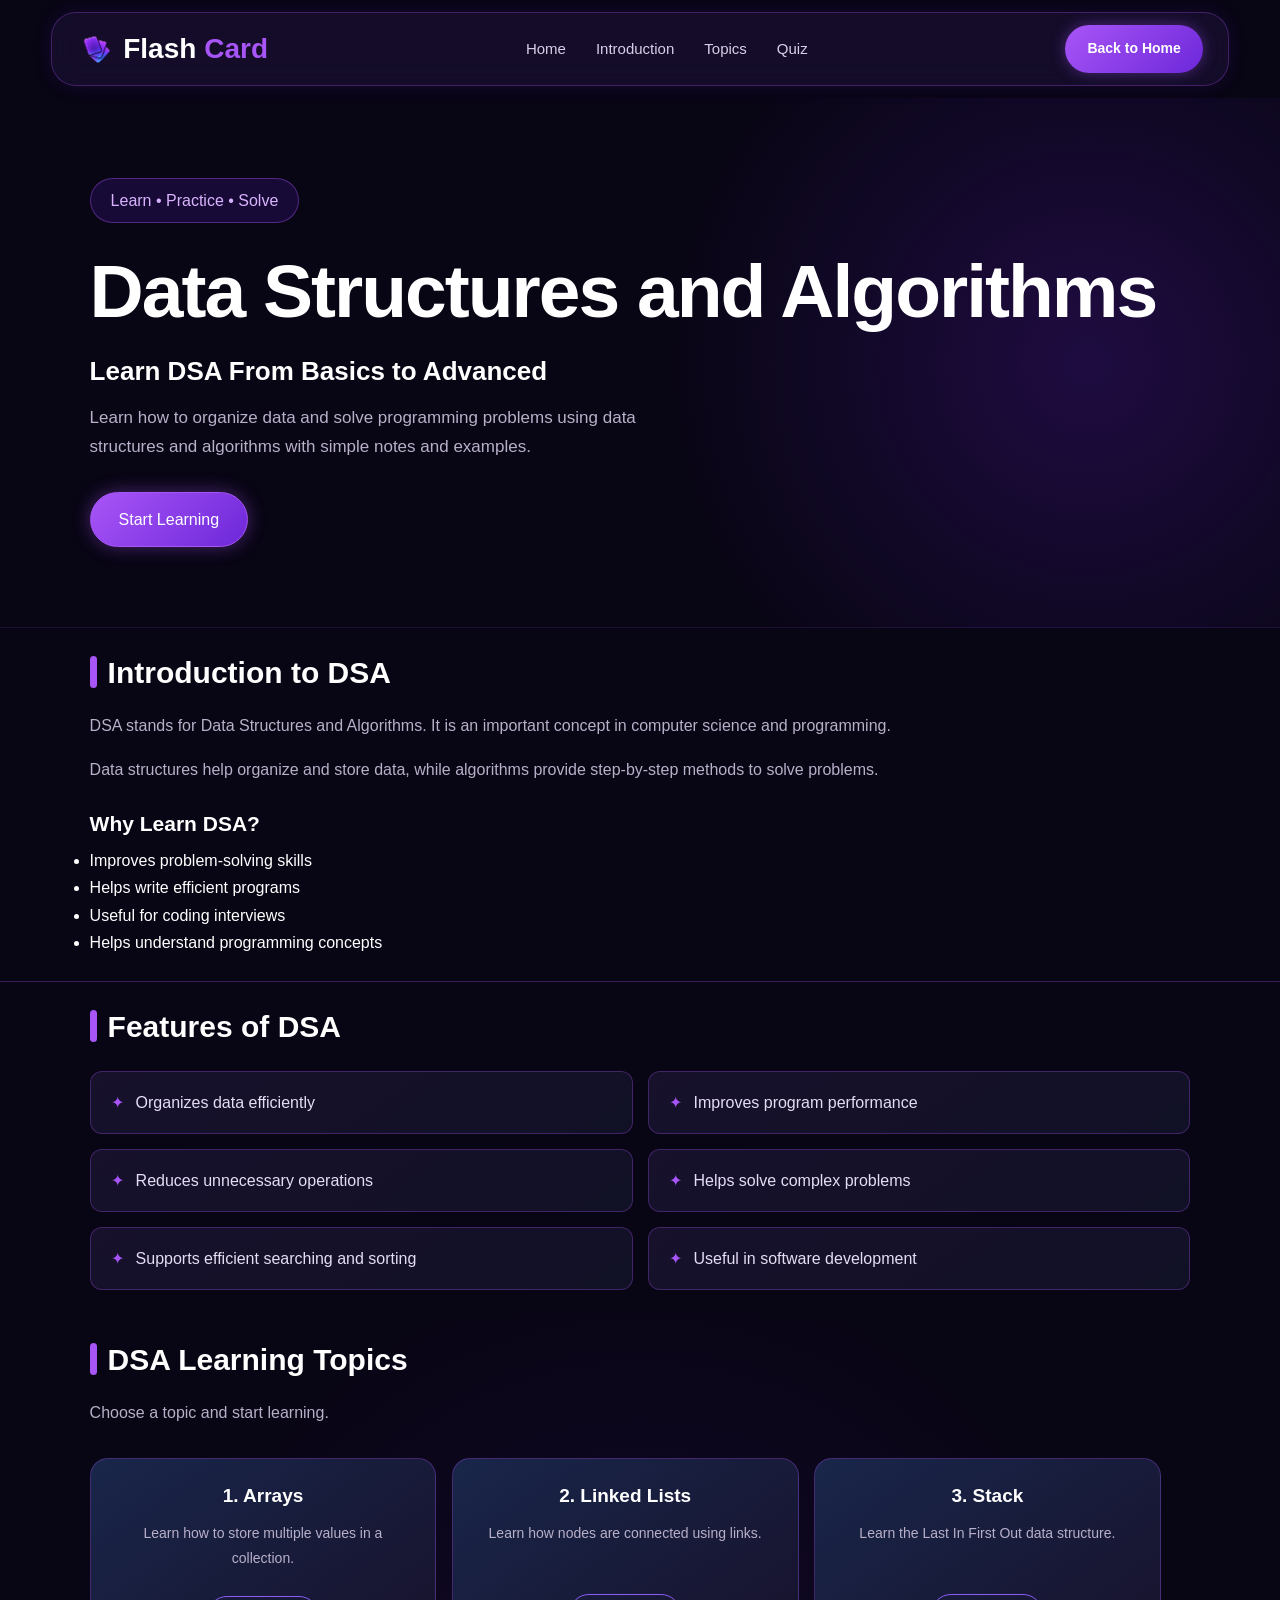
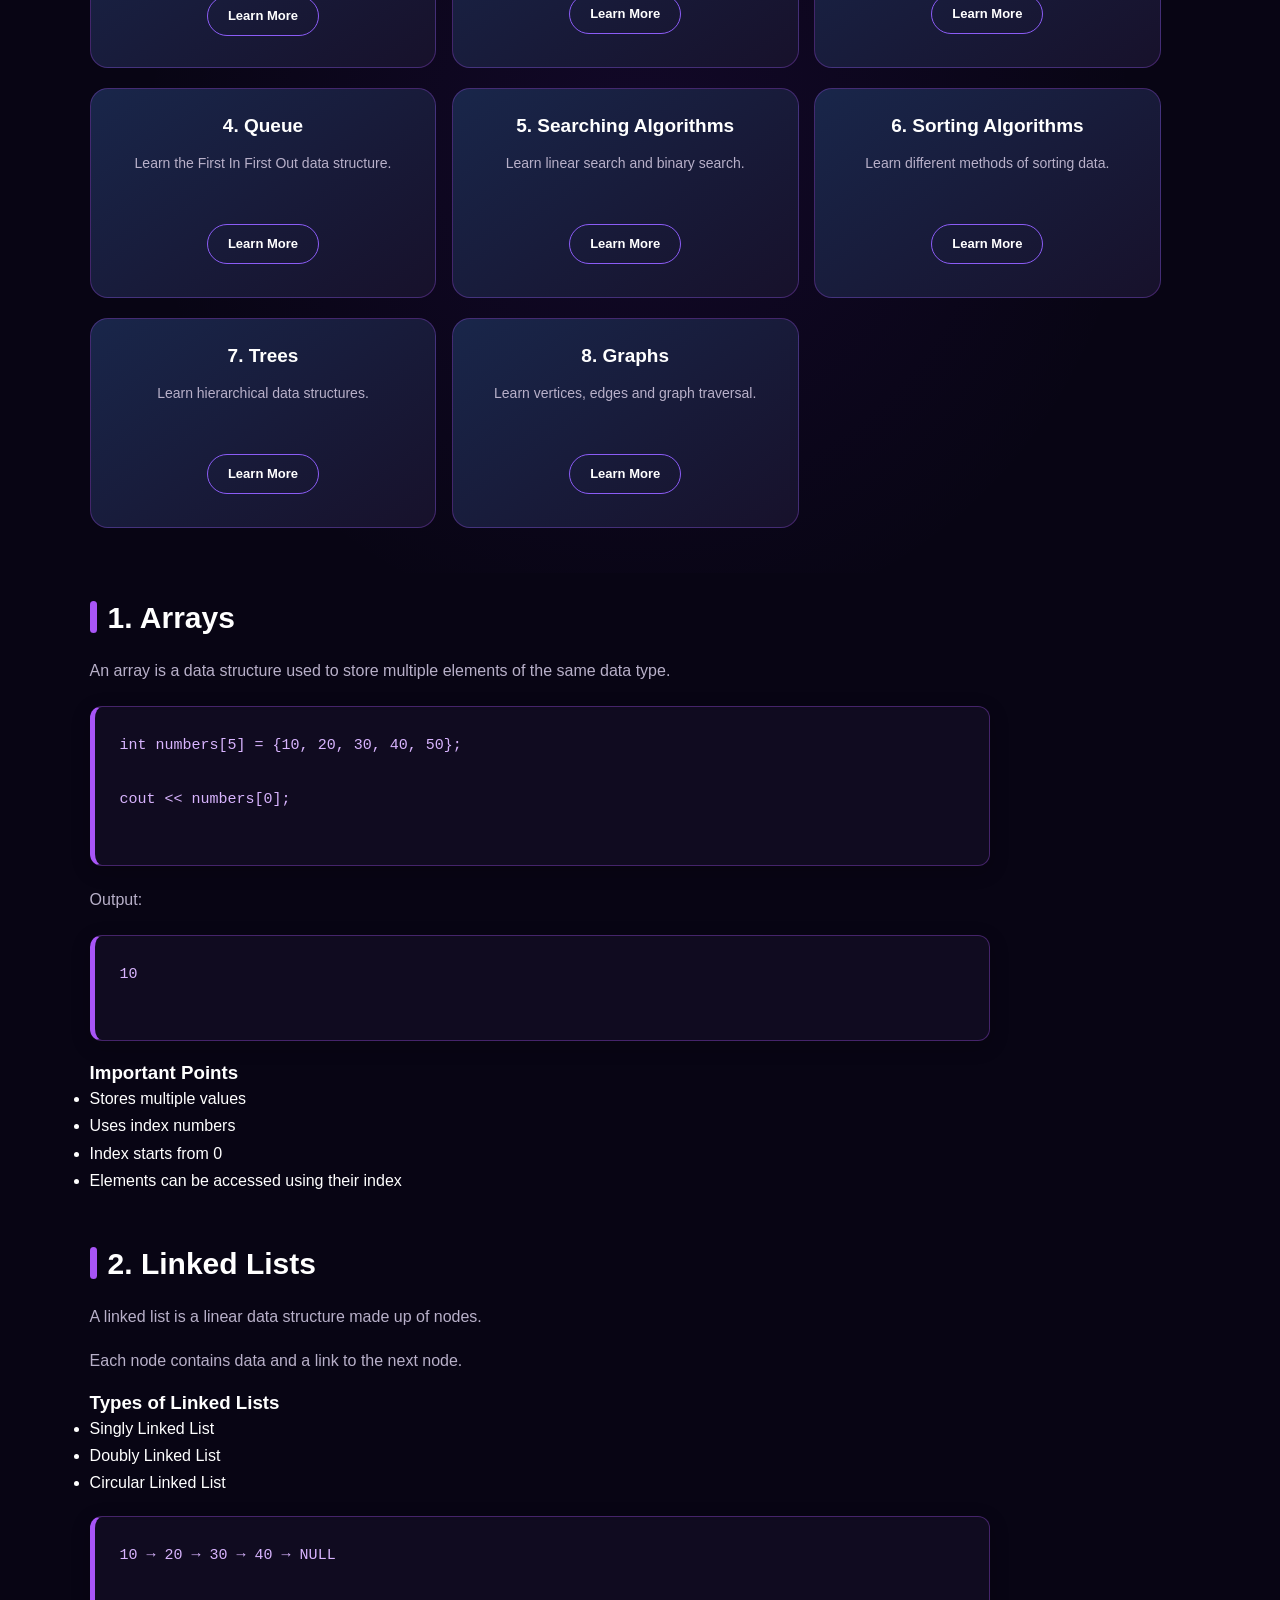
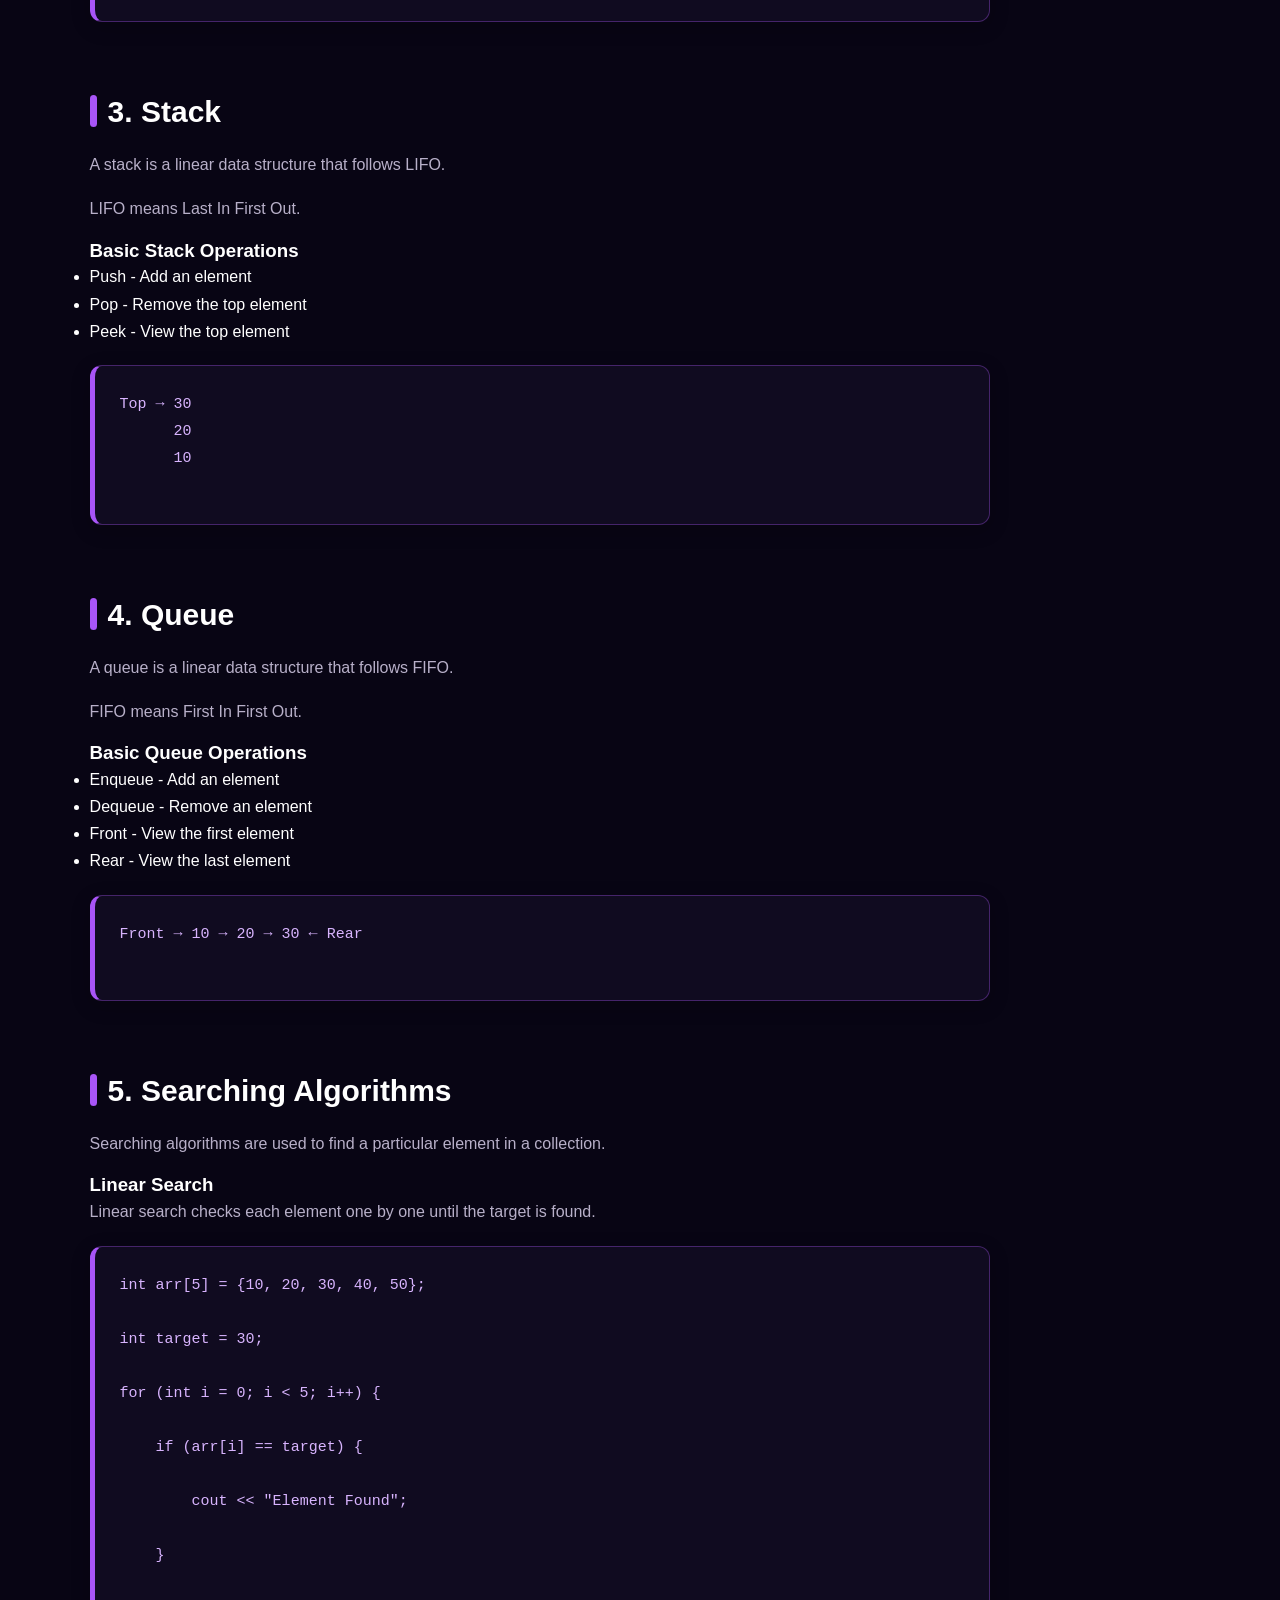
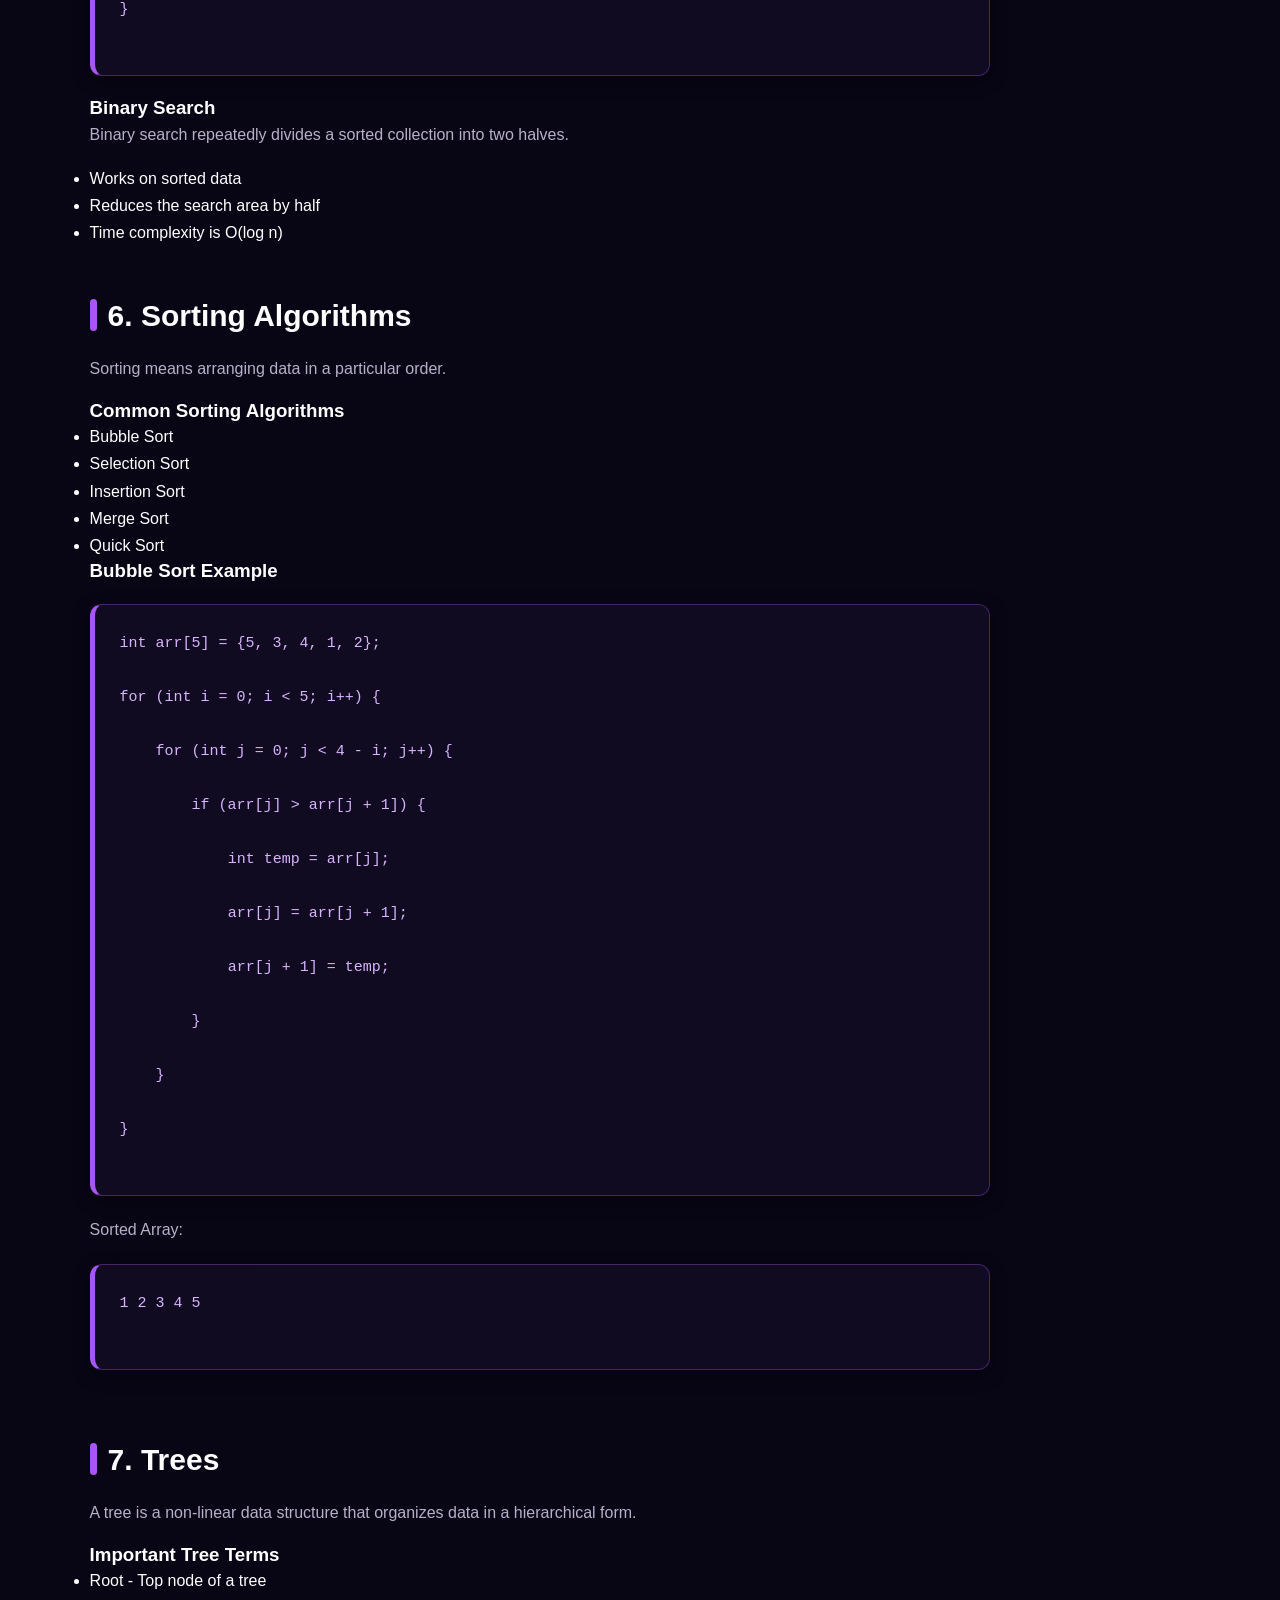
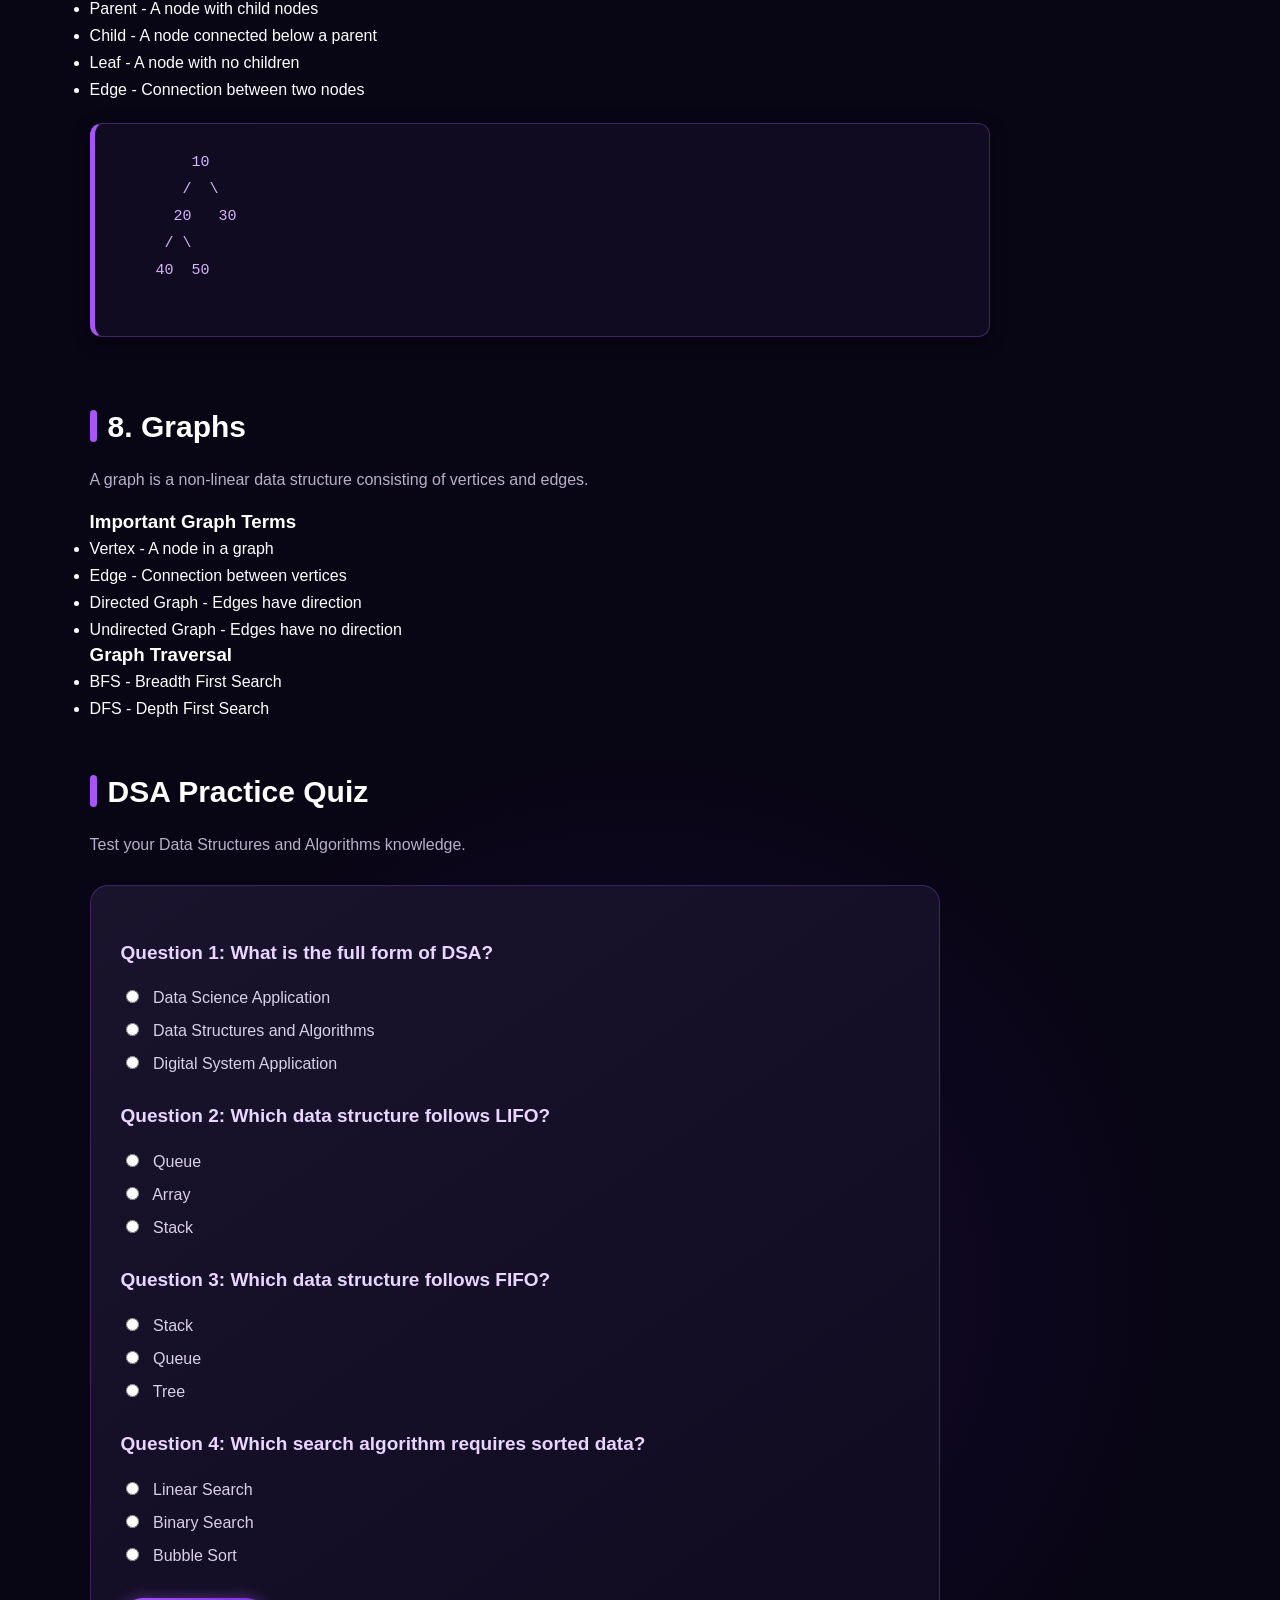
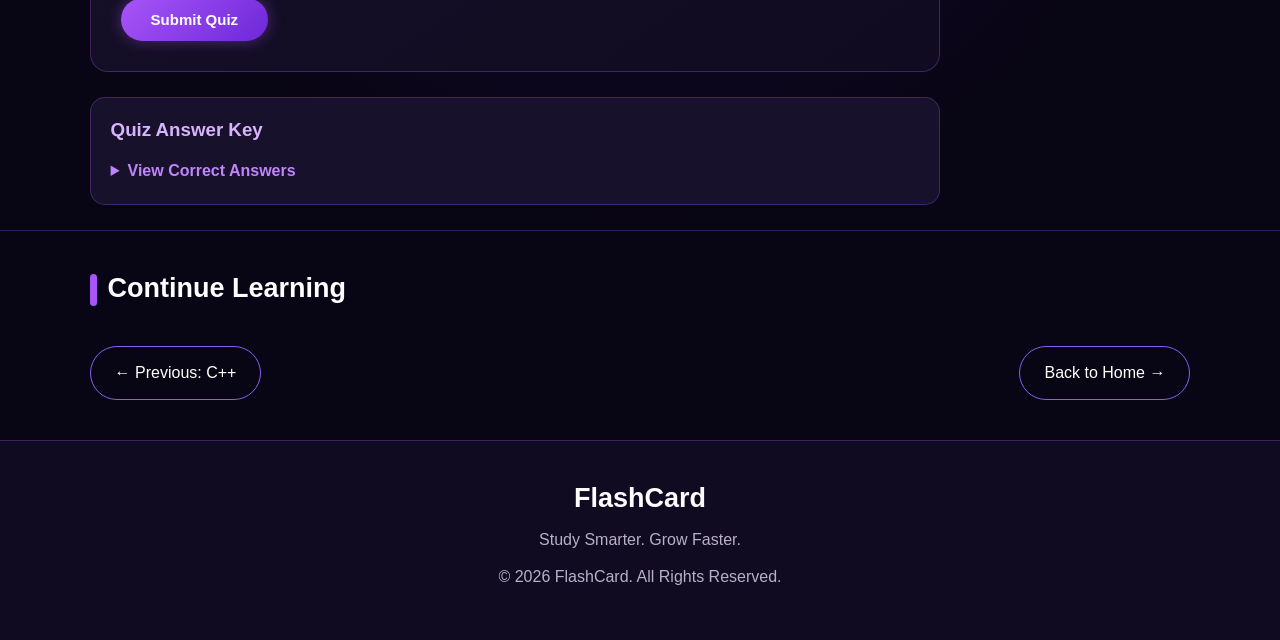
<file: dsa.html>
<!DOCTYPE html>
<html lang="en">

<head>
    <meta charset="UTF-8">
    <meta name="viewport" content="width=device-width, initial-scale=1.0">
    <title>DSA - FlashCard</title>
</head>
<link rel="stylesheet" href="CSS/page.css">
<script src="script.js"></script>
<body>

    <!-- Navigation Bar -->
    <header>

        <nav>

            <h1 class="logo">
            <img src="image/Icon.png" alt="FlashCard Logo">
                Flash<span>Card</span>
        </h1>

            <ul>
                <li><a href="index.html">Home</a></li>
                <li><a href="#introduction">Introduction</a></li>
                <li><a href="#topics">Topics</a></li>
                <li><a href="#quiz">Quiz</a></li>
            </ul>

            <a href="index.html">Back to Home</a>

        </nav>

    </header>


    <main>

        <!-- DSA Hero Section -->
        <section>

            <p>Learn • Practice • Solve</p>

            <h1>Data Structures and Algorithms</h1>

            <h2>Learn DSA From Basics to Advanced</h2>

            <p>
                Learn how to organize data and solve
                programming problems using data structures
                and algorithms with simple notes and examples.
            </p>

            <a href="#topics">Start Learning</a>

        </section>


        <!-- Introduction to DSA -->
        <section id="introduction">

            <h2>Introduction to DSA</h2>

            <p>
                DSA stands for Data Structures and Algorithms.
                It is an important concept in computer science
                and programming.
            </p>

            <p>
                Data structures help organize and store data,
                while algorithms provide step-by-step methods
                to solve problems.
            </p>

            <h3>Why Learn DSA?</h3>

            <ul>
                <li>Improves problem-solving skills</li>
                <li>Helps write efficient programs</li>
                <li>Useful for coding interviews</li>
                <li>Helps understand programming concepts</li>
            </ul>

        </section>


        <!-- Features of DSA -->
        <section>

            <h2>Features of DSA</h2>

            <ul>
                <li>Organizes data efficiently</li>
                <li>Improves program performance</li>
                <li>Reduces unnecessary operations</li>
                <li>Helps solve complex problems</li>
                <li>Supports efficient searching and sorting</li>
                <li>Useful in software development</li>
            </ul>

        </section>


        <!-- DSA Learning Topics -->
        <section id="topics">

            <h2>DSA Learning Topics</h2>

            <p>Choose a topic and start learning.</p>

            <article>
                <h3>1. Arrays</h3>
                <p>Learn how to store multiple values in a collection.</p>
                <a href="#arrays">Learn More</a>
            </article>

            <article>
                <h3>2. Linked Lists</h3>
                <p>Learn how nodes are connected using links.</p>
                <a href="#linked-list">Learn More</a>
            </article>

            <article>
                <h3>3. Stack</h3>
                <p>Learn the Last In First Out data structure.</p>
                <a href="#stack">Learn More</a>
            </article>

            <article>
                <h3>4. Queue</h3>
                <p>Learn the First In First Out data structure.</p>
                <a href="#queue">Learn More</a>
            </article>

            <article>
                <h3>5. Searching Algorithms</h3>
                <p>Learn linear search and binary search.</p>
                <a href="#searching">Learn More</a>
            </article>

            <article>
                <h3>6. Sorting Algorithms</h3>
                <p>Learn different methods of sorting data.</p>
                <a href="#sorting">Learn More</a>
            </article>

            <article>
                <h3>7. Trees</h3>
                <p>Learn hierarchical data structures.</p>
                <a href="#trees">Learn More</a>
            </article>

            <article>
                <h3>8. Graphs</h3>
                <p>Learn vertices, edges and graph traversal.</p>
                <a href="#graphs">Learn More</a>
            </article>

        </section>


        <!-- Arrays -->
        <section id="arrays">

            <h2>1. Arrays</h2>

            <p>
                An array is a data structure used to store
                multiple elements of the same data type.
            </p>

            <pre>
int numbers[5] = {10, 20, 30, 40, 50};

cout << numbers[0];
            </pre>

            <p>Output:</p>

            <pre>
10
            </pre>

            <h3>Important Points</h3>

            <ul>
                <li>Stores multiple values</li>
                <li>Uses index numbers</li>
                <li>Index starts from 0</li>
                <li>Elements can be accessed using their index</li>
            </ul>

        </section>


        <!-- Linked Lists -->
        <section id="linked-list">

            <h2>2. Linked Lists</h2>

            <p>
                A linked list is a linear data structure
                made up of nodes.
            </p>

            <p>
                Each node contains data and a link
                to the next node.
            </p>

            <h3>Types of Linked Lists</h3>

            <ul>
                <li>Singly Linked List</li>
                <li>Doubly Linked List</li>
                <li>Circular Linked List</li>
            </ul>

            <pre>
10 → 20 → 30 → 40 → NULL
            </pre>

        </section>


        <!-- Stack -->
        <section id="stack">

            <h2>3. Stack</h2>

            <p>
                A stack is a linear data structure
                that follows LIFO.
            </p>

            <p>
                LIFO means Last In First Out.
            </p>

            <h3>Basic Stack Operations</h3>

            <ul>
                <li>Push - Add an element</li>
                <li>Pop - Remove the top element</li>
                <li>Peek - View the top element</li>
            </ul>

            <pre>
Top → 30
      20
      10
            </pre>

        </section>


        <!-- Queue -->
        <section id="queue">

            <h2>4. Queue</h2>

            <p>
                A queue is a linear data structure
                that follows FIFO.
            </p>

            <p>
                FIFO means First In First Out.
            </p>

            <h3>Basic Queue Operations</h3>

            <ul>
                <li>Enqueue - Add an element</li>
                <li>Dequeue - Remove an element</li>
                <li>Front - View the first element</li>
                <li>Rear - View the last element</li>
            </ul>

            <pre>
Front → 10 → 20 → 30 ← Rear
            </pre>

        </section>


        <!-- Searching Algorithms -->
        <section id="searching">

            <h2>5. Searching Algorithms</h2>

            <p>
                Searching algorithms are used to find
                a particular element in a collection.
            </p>

            <h3>Linear Search</h3>

            <p>
                Linear search checks each element
                one by one until the target is found.
            </p>

            <pre>
int arr[5] = {10, 20, 30, 40, 50};

int target = 30;

for (int i = 0; i < 5; i++) {

    if (arr[i] == target) {

        cout << "Element Found";

    }

}
            </pre>

            <h3>Binary Search</h3>

            <p>
                Binary search repeatedly divides a sorted
                collection into two halves.
            </p>

            <ul>
                <li>Works on sorted data</li>
                <li>Reduces the search area by half</li>
                <li>Time complexity is O(log n)</li>
            </ul>

        </section>


        <!-- Sorting Algorithms -->
        <section id="sorting">

            <h2>6. Sorting Algorithms</h2>

            <p>
                Sorting means arranging data
                in a particular order.
            </p>

            <h3>Common Sorting Algorithms</h3>

            <ul>
                <li>Bubble Sort</li>
                <li>Selection Sort</li>
                <li>Insertion Sort</li>
                <li>Merge Sort</li>
                <li>Quick Sort</li>
            </ul>

            <h3>Bubble Sort Example</h3>

            <pre>
int arr[5] = {5, 3, 4, 1, 2};

for (int i = 0; i < 5; i++) {

    for (int j = 0; j < 4 - i; j++) {

        if (arr[j] > arr[j + 1]) {

            int temp = arr[j];

            arr[j] = arr[j + 1];

            arr[j + 1] = temp;

        }

    }

}
            </pre>

            <p>Sorted Array:</p>

            <pre>
1 2 3 4 5
            </pre>

        </section>


        <!-- Trees -->
        <section id="trees">

            <h2>7. Trees</h2>

            <p>
                A tree is a non-linear data structure
                that organizes data in a hierarchical form.
            </p>

            <h3>Important Tree Terms</h3>

            <ul>
                <li>Root - Top node of a tree</li>
                <li>Parent - A node with child nodes</li>
                <li>Child - A node connected below a parent</li>
                <li>Leaf - A node with no children</li>
                <li>Edge - Connection between two nodes</li>
            </ul>

            <pre>
        10
       /  \
      20   30
     / \
    40  50
            </pre>

        </section>


        <!-- Graphs -->
        <section id="graphs">

            <h2>8. Graphs</h2>

            <p>
                A graph is a non-linear data structure
                consisting of vertices and edges.
            </p>

            <h3>Important Graph Terms</h3>

            <ul>
                <li>Vertex - A node in a graph</li>
                <li>Edge - Connection between vertices</li>
                <li>Directed Graph - Edges have direction</li>
                <li>Undirected Graph - Edges have no direction</li>
            </ul>

            <h3>Graph Traversal</h3>

            <ul>
                <li>BFS - Breadth First Search</li>
                <li>DFS - Depth First Search</li>
            </ul>

        </section>


        <!-- DSA Practice Quiz -->
        <section id="quiz">

            <h2>DSA Practice Quiz</h2>

            <p>Test your Data Structures and Algorithms knowledge.</p>

            <form>

                <h3>Question 1: What is the full form of DSA?</h3>

                <input type="radio" name="q1" value="a">
                Data Science Application
                <br>

                <input type="radio" name="q1" value="b">
                Data Structures and Algorithms
                <br>

                <input type="radio" name="q1" value="c">
                Digital System Application
                <br>


                <h3>Question 2: Which data structure follows LIFO?</h3>

                <input type="radio" name="q2" value="a">
                Queue
                <br>

                <input type="radio" name="q2" value="b">
                Array
                <br>

                <input type="radio" name="q2" value="c">
                Stack
                <br>


                <h3>Question 3: Which data structure follows FIFO?</h3>

                <input type="radio" name="q3" value="a">
                Stack
                <br>

                <input type="radio" name="q3" value="b">
                Queue
                <br>

                <input type="radio" name="q3" value="c">
                Tree
                <br>


                <h3>Question 4: Which search algorithm requires sorted data?</h3>

                <input type="radio" name="q4" value="a">
                Linear Search
                <br>

                <input type="radio" name="q4" value="b">
                Binary Search
                <br>

                <input type="radio" name="q4" value="c">
                Bubble Sort
                <br>

                <br>

                <button type="submit">Submit Quiz</button>

            </form>


            <!-- Quiz Answer Key -->
            <section id="answer-key">

                <h3>Quiz Answer Key</h3>

                <details>

                    <summary>View Correct Answers</summary>

                    <ol>
                        <li>Data Structures and Algorithms</li>
                        <li>Stack</li>
                        <li>Queue</li>
                        <li>Binary Search</li>
                    </ol>

                </details>

            </section>

        </section>


        <!-- Subject Navigation -->
        <section id="subject-navigation">

            <h2>Continue Learning</h2>

            <a href="cpp.html">← Previous: C++</a>

            <a href="index.html">Back to Home →</a>

        </section>

    </main>


    <!-- Footer -->
    <footer>

        <h3>FlashCard</h3>

        <p>Study Smarter. Grow Faster.</p>

       
        <p>&copy; 2026 FlashCard. All Rights Reserved.</p>

    </footer>

</body>
</html>
</file>
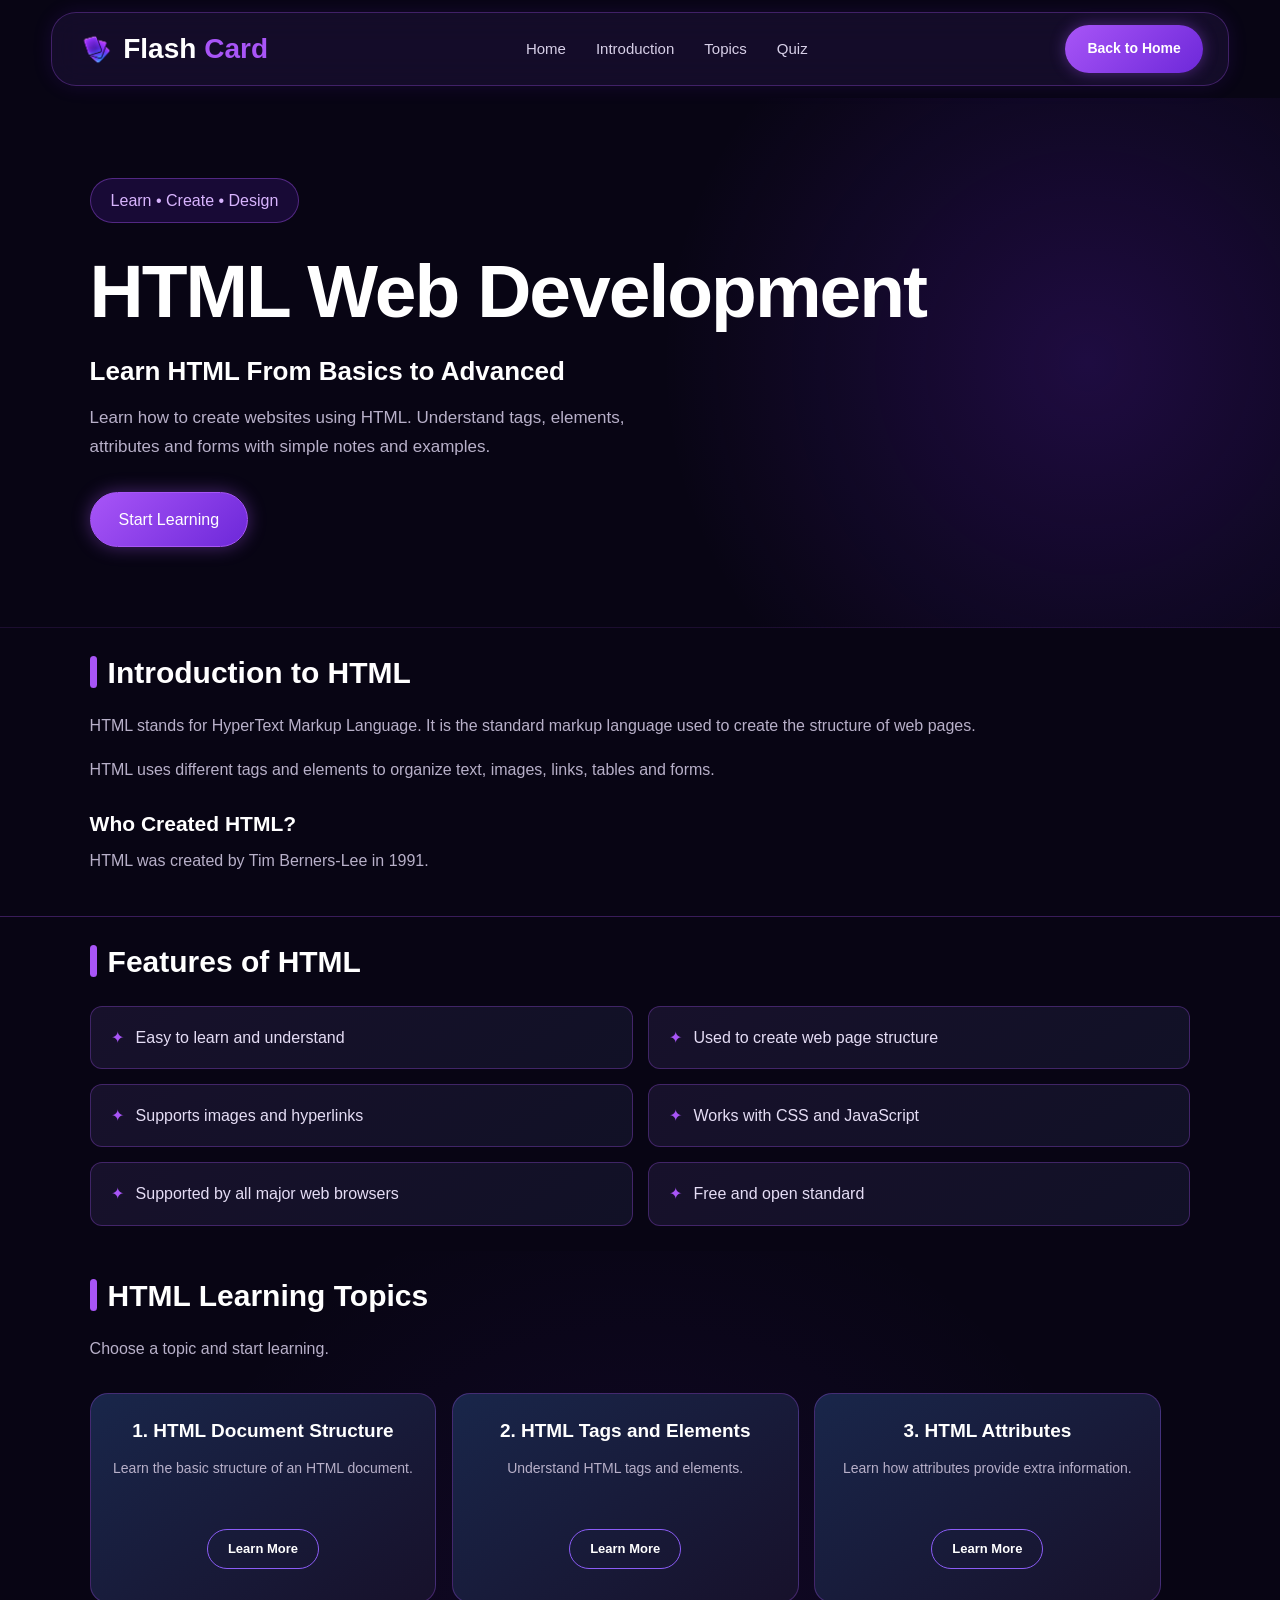
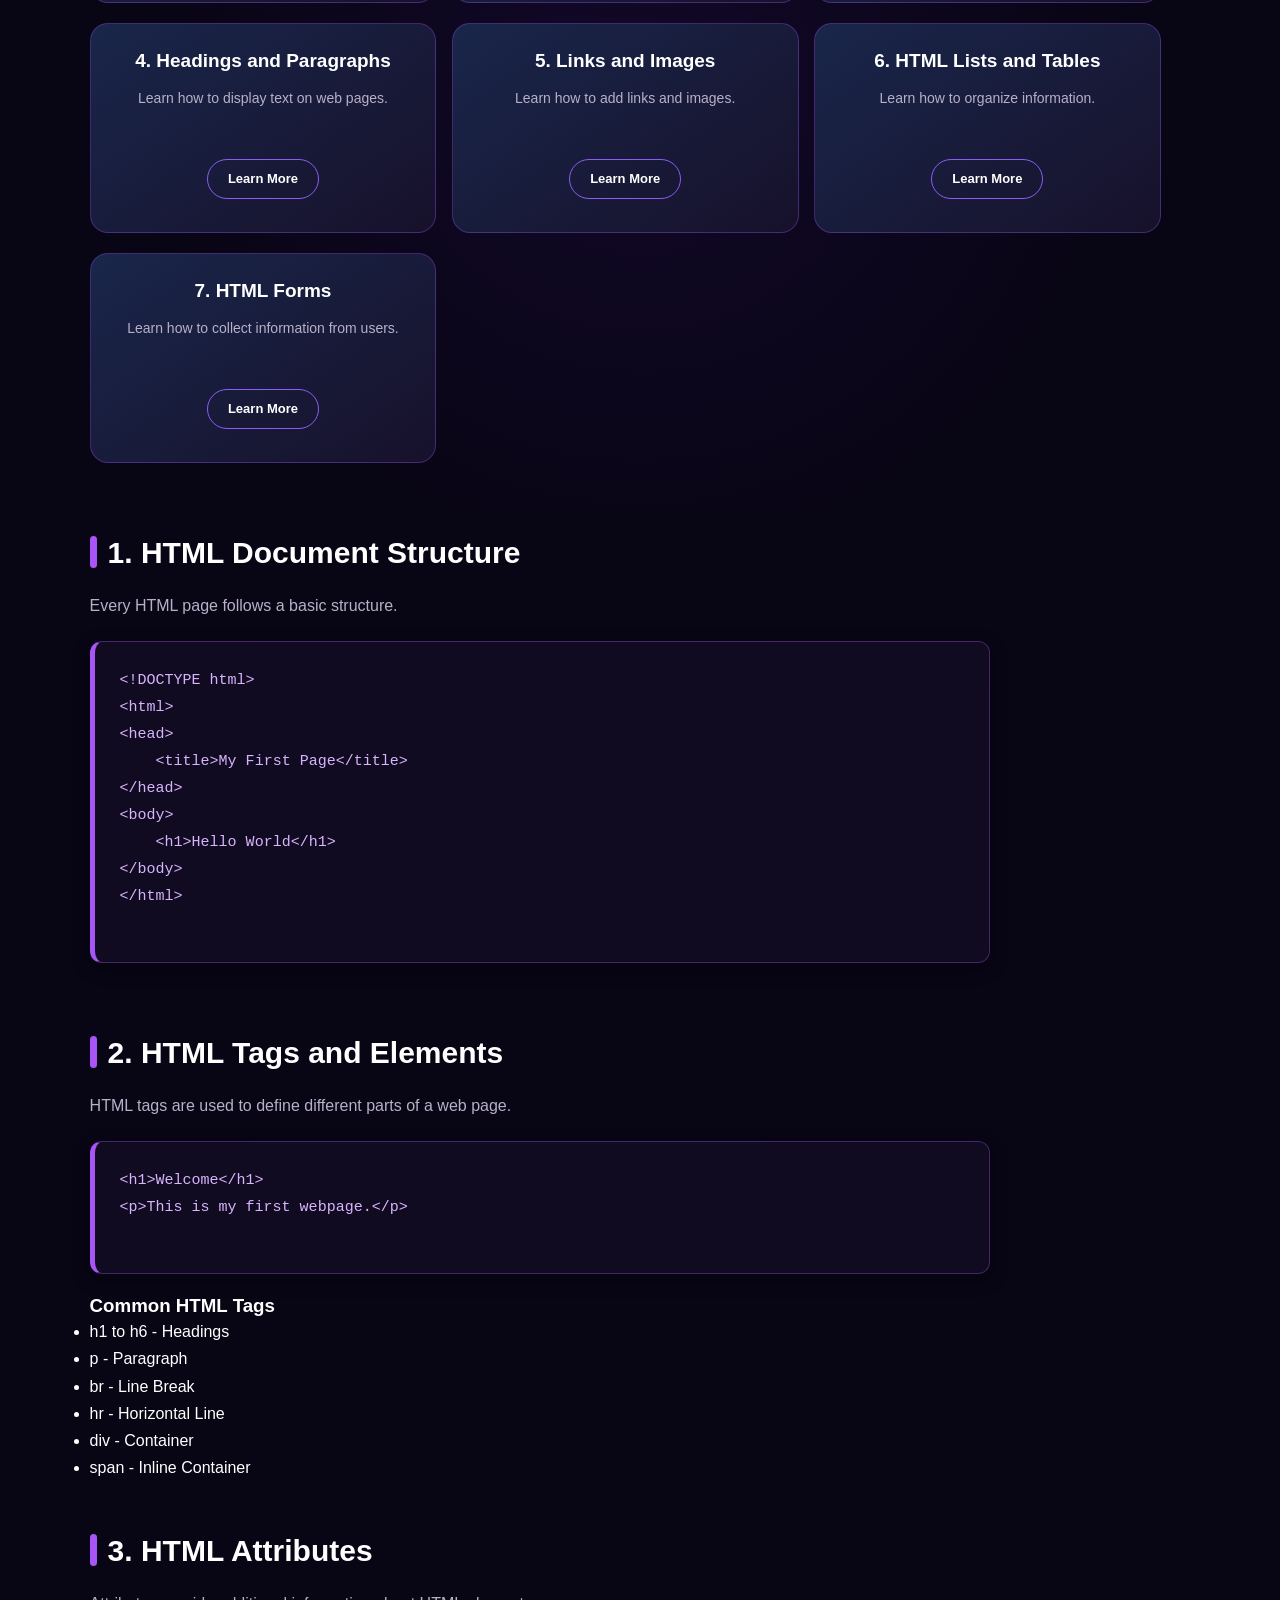
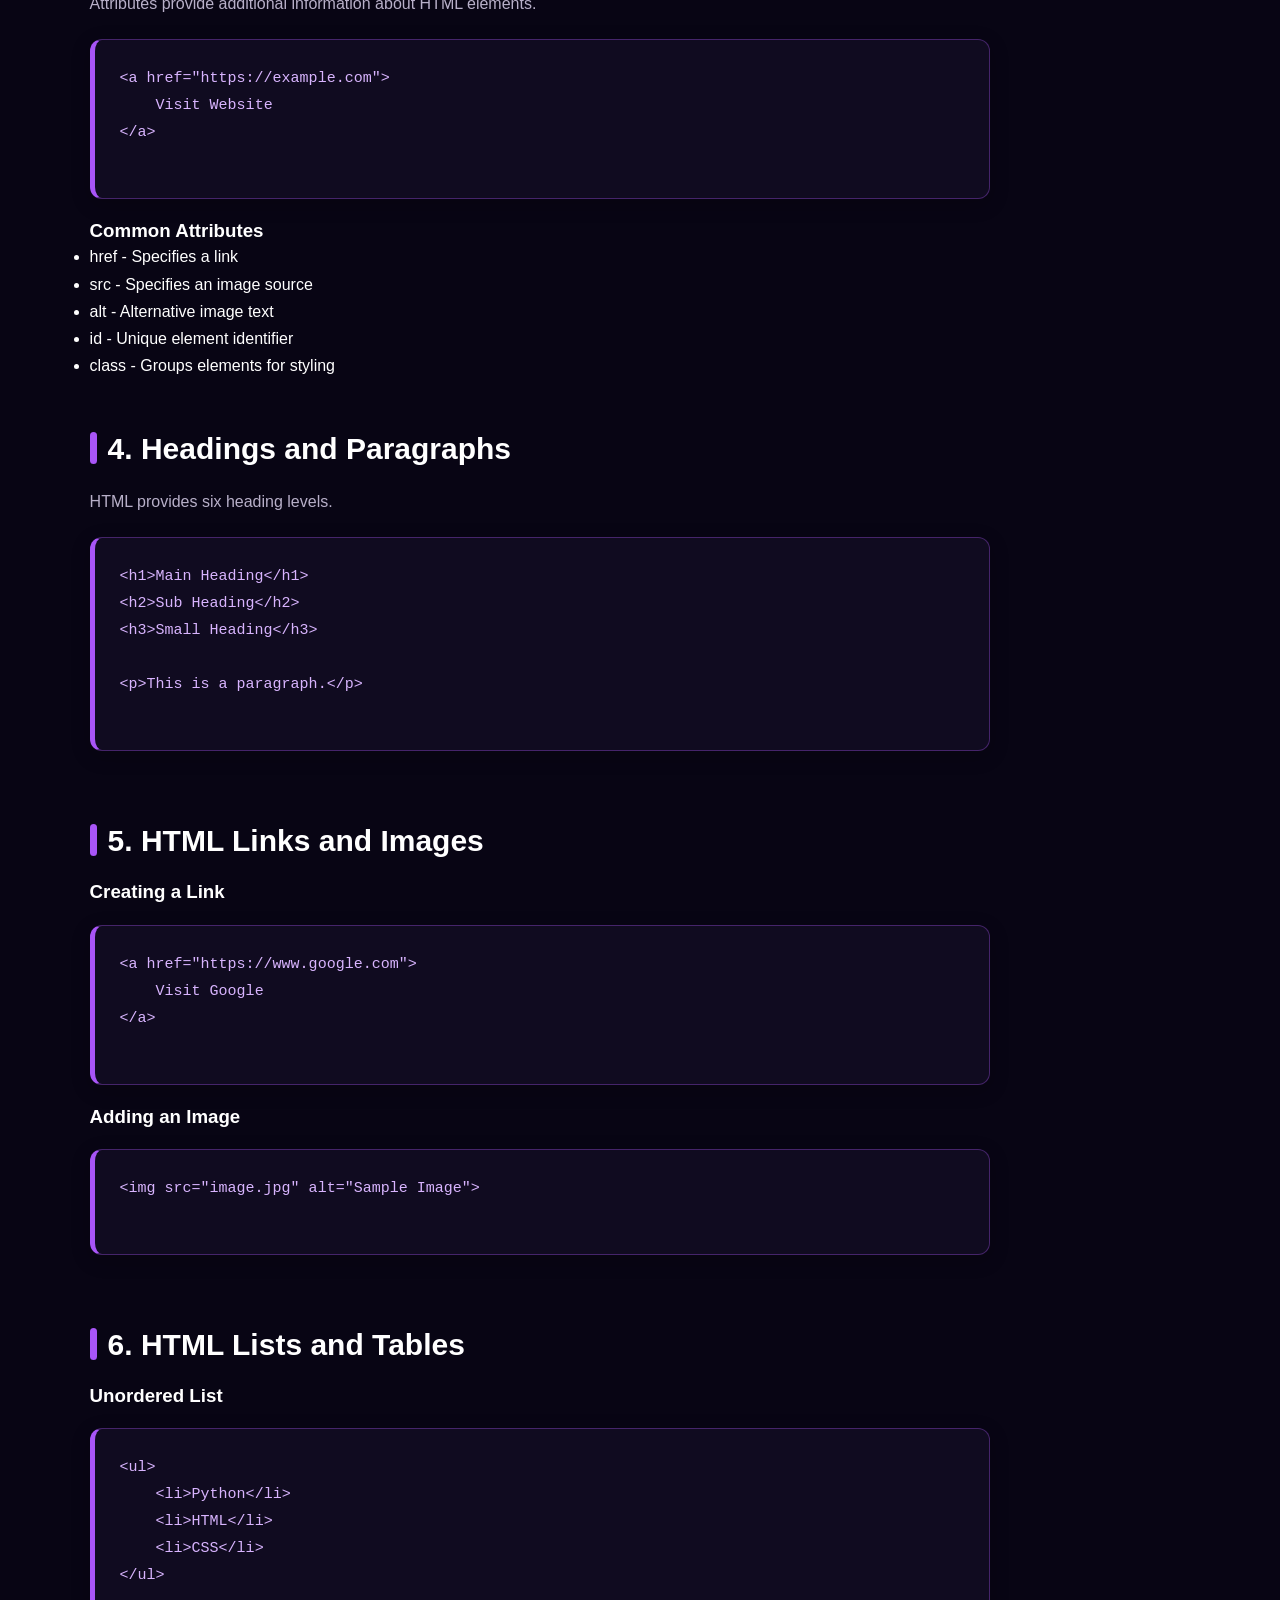
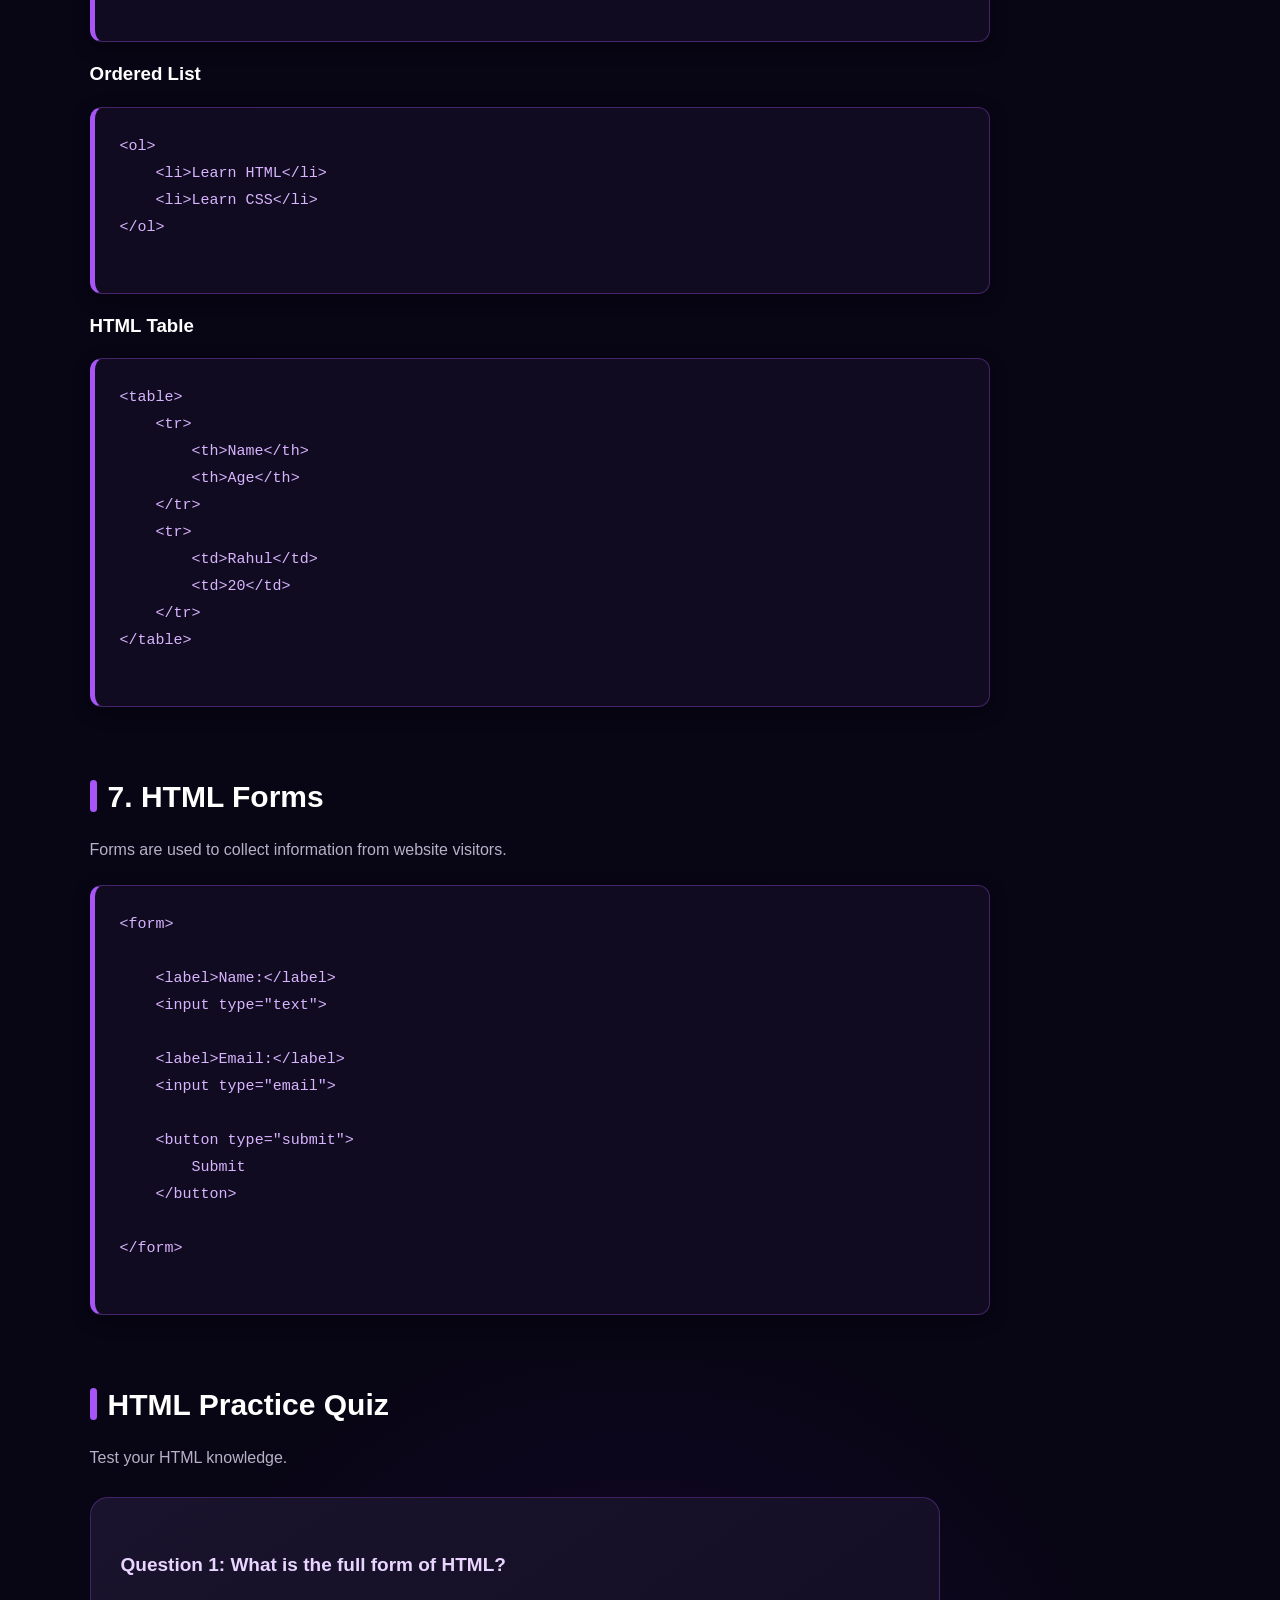
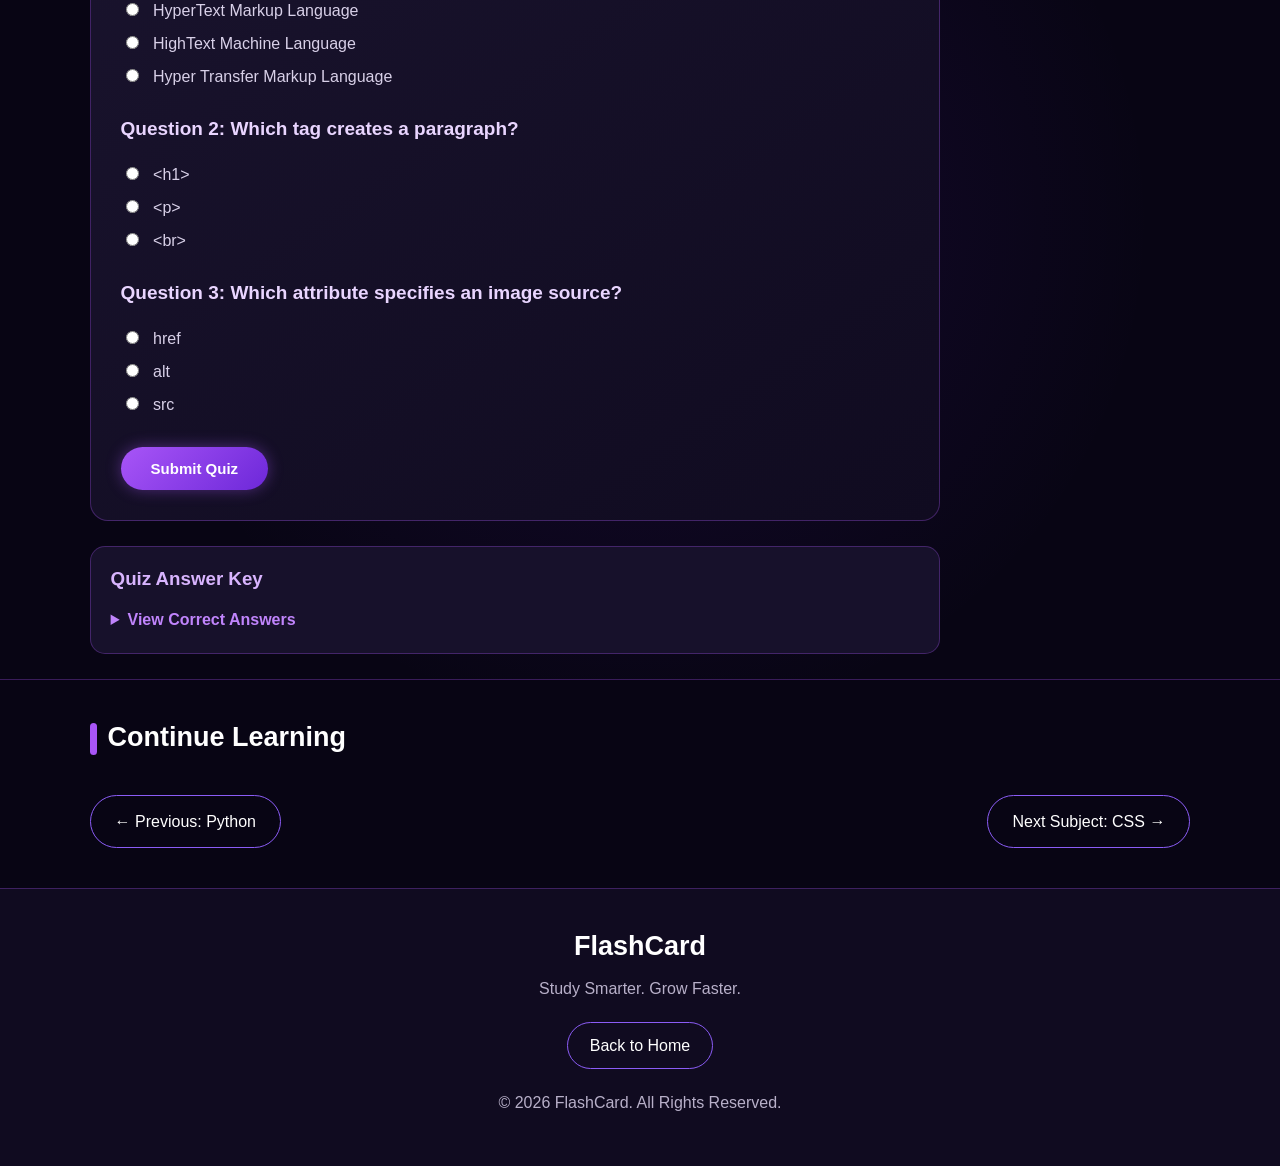
<file: html.html>
<!DOCTYPE html>
<html lang="en">

<head>
    <meta charset="UTF-8">
    <meta name="viewport" content="width=device-width, initial-scale=1.0">
    <title>HTML - FlashCard</title>
</head>
<link rel="stylesheet" href="CSS/page.css">
<script src="script.js"></script>
<body>

     <!-- Navigation Bar -->
    <header>
        <nav>

             <h1 class="logo">
            <img src="image/Icon.png" alt="FlashCard Logo">
                Flash<span>Card</span>
        </h1>

            <ul>
                <li><a href="index.html">Home</a></li>
                <li><a href="#introduction">Introduction</a></li>
                <li><a href="#topics">Topics</a></li>
                <li><a href="#quiz">Quiz</a></li>
            </ul>

            <a href="index.html">Back to Home</a>

        </nav>
    </header>



    <main>

        <!-- HTML Hero Section -->
        <section>

            <p>Learn • Create • Design</p>

            <h1>HTML Web Development</h1>

            <h2>Learn HTML From Basics to Advanced</h2>

            <p>
                Learn how to create websites using HTML.
                Understand tags, elements, attributes and forms
                with simple notes and examples.
            </p>

            <a href="#topics">Start Learning</a>

        </section>


        <!-- Introduction to HTML -->
        <section id="introduction">

            <h2>Introduction to HTML</h2>

            <p>
                HTML stands for HyperText Markup Language.
                It is the standard markup language used
                to create the structure of web pages.
            </p>

            <p>
                HTML uses different tags and elements
                to organize text, images, links, tables and forms.
            </p>

            <h3>Who Created HTML?</h3>

            <p>
                HTML was created by Tim Berners-Lee in 1991.
            </p>

        </section>


        <!-- Features of HTML -->
        <section>

            <h2>Features of HTML</h2>

            <ul>
                <li>Easy to learn and understand</li>
                <li>Used to create web page structure</li>
                <li>Supports images and hyperlinks</li>
                <li>Works with CSS and JavaScript</li>
                <li>Supported by all major web browsers</li>
                <li>Free and open standard</li>
            </ul>

        </section>


        <!-- HTML Learning Topics -->
        <section id="topics">

            <h2>HTML Learning Topics</h2>

            <p>Choose a topic and start learning.</p>

            <article>
                <h3>1. HTML Document Structure</h3>
                <p>Learn the basic structure of an HTML document.</p>
                <a href="#structure">Learn More</a>
            </article>

            <article>
                <h3>2. HTML Tags and Elements</h3>
                <p>Understand HTML tags and elements.</p>
                <a href="#tags">Learn More</a>
            </article>

            <article>
                <h3>3. HTML Attributes</h3>
                <p>Learn how attributes provide extra information.</p>
                <a href="#attributes">Learn More</a>
            </article>

            <article>
                <h3>4. Headings and Paragraphs</h3>
                <p>Learn how to display text on web pages.</p>
                <a href="#headings">Learn More</a>
            </article>

            <article>
                <h3>5. Links and Images</h3>
                <p>Learn how to add links and images.</p>
                <a href="#links">Learn More</a>
            </article>

            <article>
                <h3>6. HTML Lists and Tables</h3>
                <p>Learn how to organize information.</p>
                <a href="#lists">Learn More</a>
            </article>

            <article>
                <h3>7. HTML Forms</h3>
                <p>Learn how to collect information from users.</p>
                <a href="#forms">Learn More</a>
            </article>

        </section>


        <!-- HTML Document Structure -->
        <section id="structure">

            <h2>1. HTML Document Structure</h2>

            <p>Every HTML page follows a basic structure.</p>

            <pre>
&lt;!DOCTYPE html&gt;
&lt;html&gt;
&lt;head&gt;
    &lt;title&gt;My First Page&lt;/title&gt;
&lt;/head&gt;
&lt;body&gt;
    &lt;h1&gt;Hello World&lt;/h1&gt;
&lt;/body&gt;
&lt;/html&gt;
            </pre>

        </section>


        <!-- HTML Tags and Elements -->
        <section id="tags">

            <h2>2. HTML Tags and Elements</h2>

            <p>
                HTML tags are used to define different
                parts of a web page.
            </p>

            <pre>
&lt;h1&gt;Welcome&lt;/h1&gt;
&lt;p&gt;This is my first webpage.&lt;/p&gt;
            </pre>

            <h3>Common HTML Tags</h3>

            <ul>
                <li>h1 to h6 - Headings</li>
                <li>p - Paragraph</li>
                <li>br - Line Break</li>
                <li>hr - Horizontal Line</li>
                <li>div - Container</li>
                <li>span - Inline Container</li>
            </ul>

        </section>


        <!-- HTML Attributes -->
        <section id="attributes">

            <h2>3. HTML Attributes</h2>

            <p>
                Attributes provide additional information
                about HTML elements.
            </p>

            <pre>
&lt;a href="https://example.com"&gt;
    Visit Website
&lt;/a&gt;
            </pre>

            <h3>Common Attributes</h3>

            <ul>
                <li>href - Specifies a link</li>
                <li>src - Specifies an image source</li>
                <li>alt - Alternative image text</li>
                <li>id - Unique element identifier</li>
                <li>class - Groups elements for styling</li>
            </ul>

        </section>


        <!-- Headings and Paragraphs -->
        <section id="headings">

            <h2>4. Headings and Paragraphs</h2>

            <p>HTML provides six heading levels.</p>

            <pre>
&lt;h1&gt;Main Heading&lt;/h1&gt;
&lt;h2&gt;Sub Heading&lt;/h2&gt;
&lt;h3&gt;Small Heading&lt;/h3&gt;

&lt;p&gt;This is a paragraph.&lt;/p&gt;
            </pre>

        </section>


        <!-- Links and Images -->
        <section id="links">

            <h2>5. HTML Links and Images</h2>

            <h3>Creating a Link</h3>

            <pre>
&lt;a href="https://www.google.com"&gt;
    Visit Google
&lt;/a&gt;
            </pre>

            <h3>Adding an Image</h3>

            <pre>
&lt;img src="image.jpg" alt="Sample Image"&gt;
            </pre>

        </section>


        <!-- Lists and Tables -->
        <section id="lists">

            <h2>6. HTML Lists and Tables</h2>

            <h3>Unordered List</h3>

            <pre>
&lt;ul&gt;
    &lt;li&gt;Python&lt;/li&gt;
    &lt;li&gt;HTML&lt;/li&gt;
    &lt;li&gt;CSS&lt;/li&gt;
&lt;/ul&gt;
            </pre>

            <h3>Ordered List</h3>

            <pre>
&lt;ol&gt;
    &lt;li&gt;Learn HTML&lt;/li&gt;
    &lt;li&gt;Learn CSS&lt;/li&gt;
&lt;/ol&gt;
            </pre>

            <h3>HTML Table</h3>

            <pre>
&lt;table&gt;
    &lt;tr&gt;
        &lt;th&gt;Name&lt;/th&gt;
        &lt;th&gt;Age&lt;/th&gt;
    &lt;/tr>
    &lt;tr&gt;
        &lt;td&gt;Rahul&lt;/td&gt;
        &lt;td&gt;20&lt;/td&gt;
    &lt;/tr&gt;
&lt;/table&gt;
            </pre>

        </section>


        <!-- HTML Forms -->
        <section id="forms">

            <h2>7. HTML Forms</h2>

            <p>
                Forms are used to collect information
                from website visitors.
            </p>

            <pre>
&lt;form&gt;

    &lt;label&gt;Name:&lt;/label&gt;
    &lt;input type="text"&gt;

    &lt;label&gt;Email:&lt;/label&gt;
    &lt;input type="email"&gt;

    &lt;button type="submit"&gt;
        Submit
    &lt;/button&gt;

&lt;/form&gt;
            </pre>

        </section>


        <!-- HTML Quiz -->
        <section id="quiz">

            <h2>HTML Practice Quiz</h2>

            <p>Test your HTML knowledge.</p>

            <form>

                <h3>Question 1: What is the full form of HTML?</h3>

                <input type="radio" name="q1" value="a">
                HyperText Markup Language
                <br>

                <input type="radio" name="q1" value="b">
                HighText Machine Language
                <br>

                <input type="radio" name="q1" value="c">
                Hyper Transfer Markup Language
                <br>


                <h3>Question 2: Which tag creates a paragraph?</h3>

                <input type="radio" name="q2" value="a">
                &lt;h1&gt;
                <br>

                <input type="radio" name="q2" value="b">
                &lt;p&gt;
                <br>

                <input type="radio" name="q2" value="c">
                &lt;br&gt;
                <br>


                <h3>Question 3: Which attribute specifies an image source?</h3>

                <input type="radio" name="q3" value="a">
                href
                <br>

                <input type="radio" name="q3" value="b">
                alt
                <br>

                <input type="radio" name="q3" value="c">
                src
                <br>

                <br>

                <button type="submit">Submit Quiz</button>

            </form>


            <!-- Answer Key -->
            <section id="answer-key">

                <h3>Quiz Answer Key</h3>

                <details>

                    <summary>View Correct Answers</summary>

                    <ol>
                        <li>HyperText Markup Language</li>
                        <li>&lt;p&gt;</li>
                        <li>src</li>
                    </ol>

                </details>

            </section>

        </section>


        <!-- Subject Navigation -->
        <section id="subject-navigation">

            <h2>Continue Learning</h2>

            <a href="python.html">← Previous: Python</a>

            <a href="css.html">Next Subject: CSS →</a>

        </section>

    </main>


    <!-- Footer -->
    <footer>

        <h3>FlashCard</h3>

        <p>Study Smarter. Grow Faster.</p>

        <a href="index.html">Back to Home</a>

        <p>&copy; 2026 FlashCard. All Rights Reserved.</p>

    </footer>

</body>
</html>
</file>
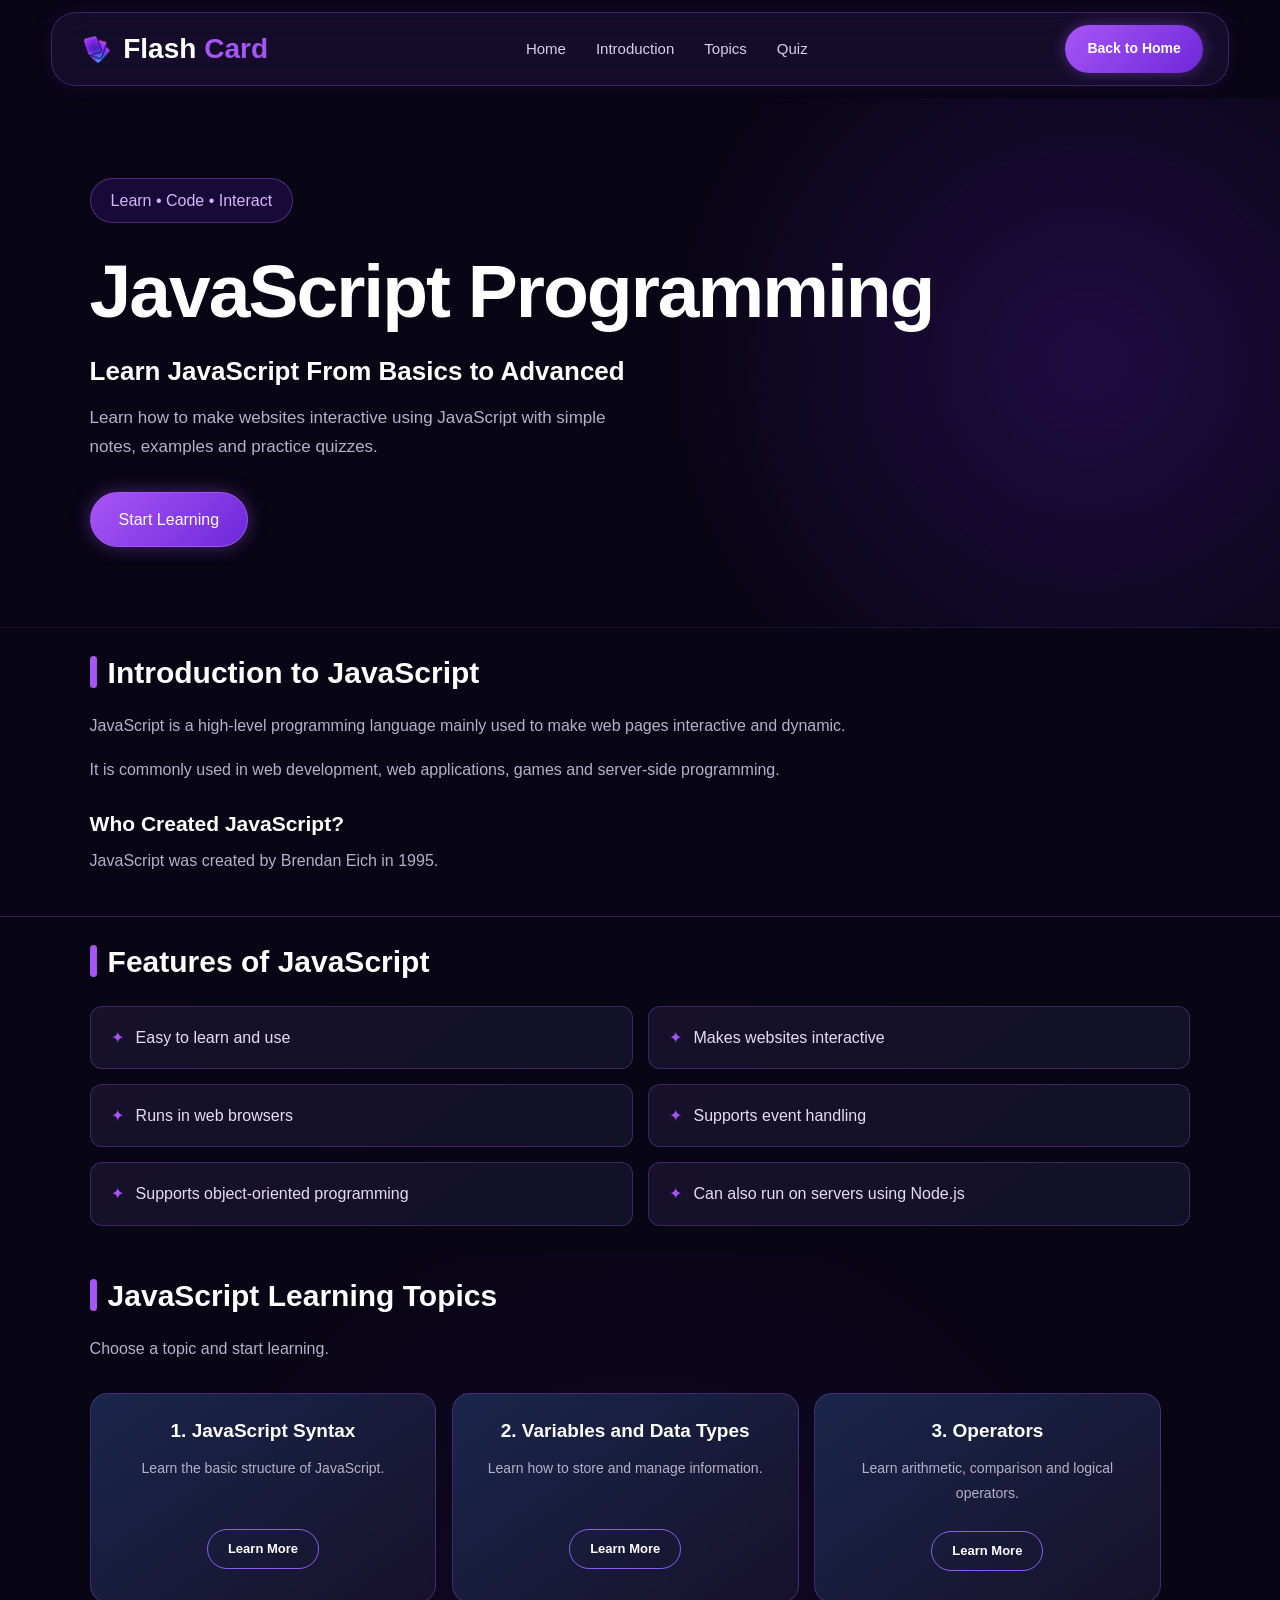
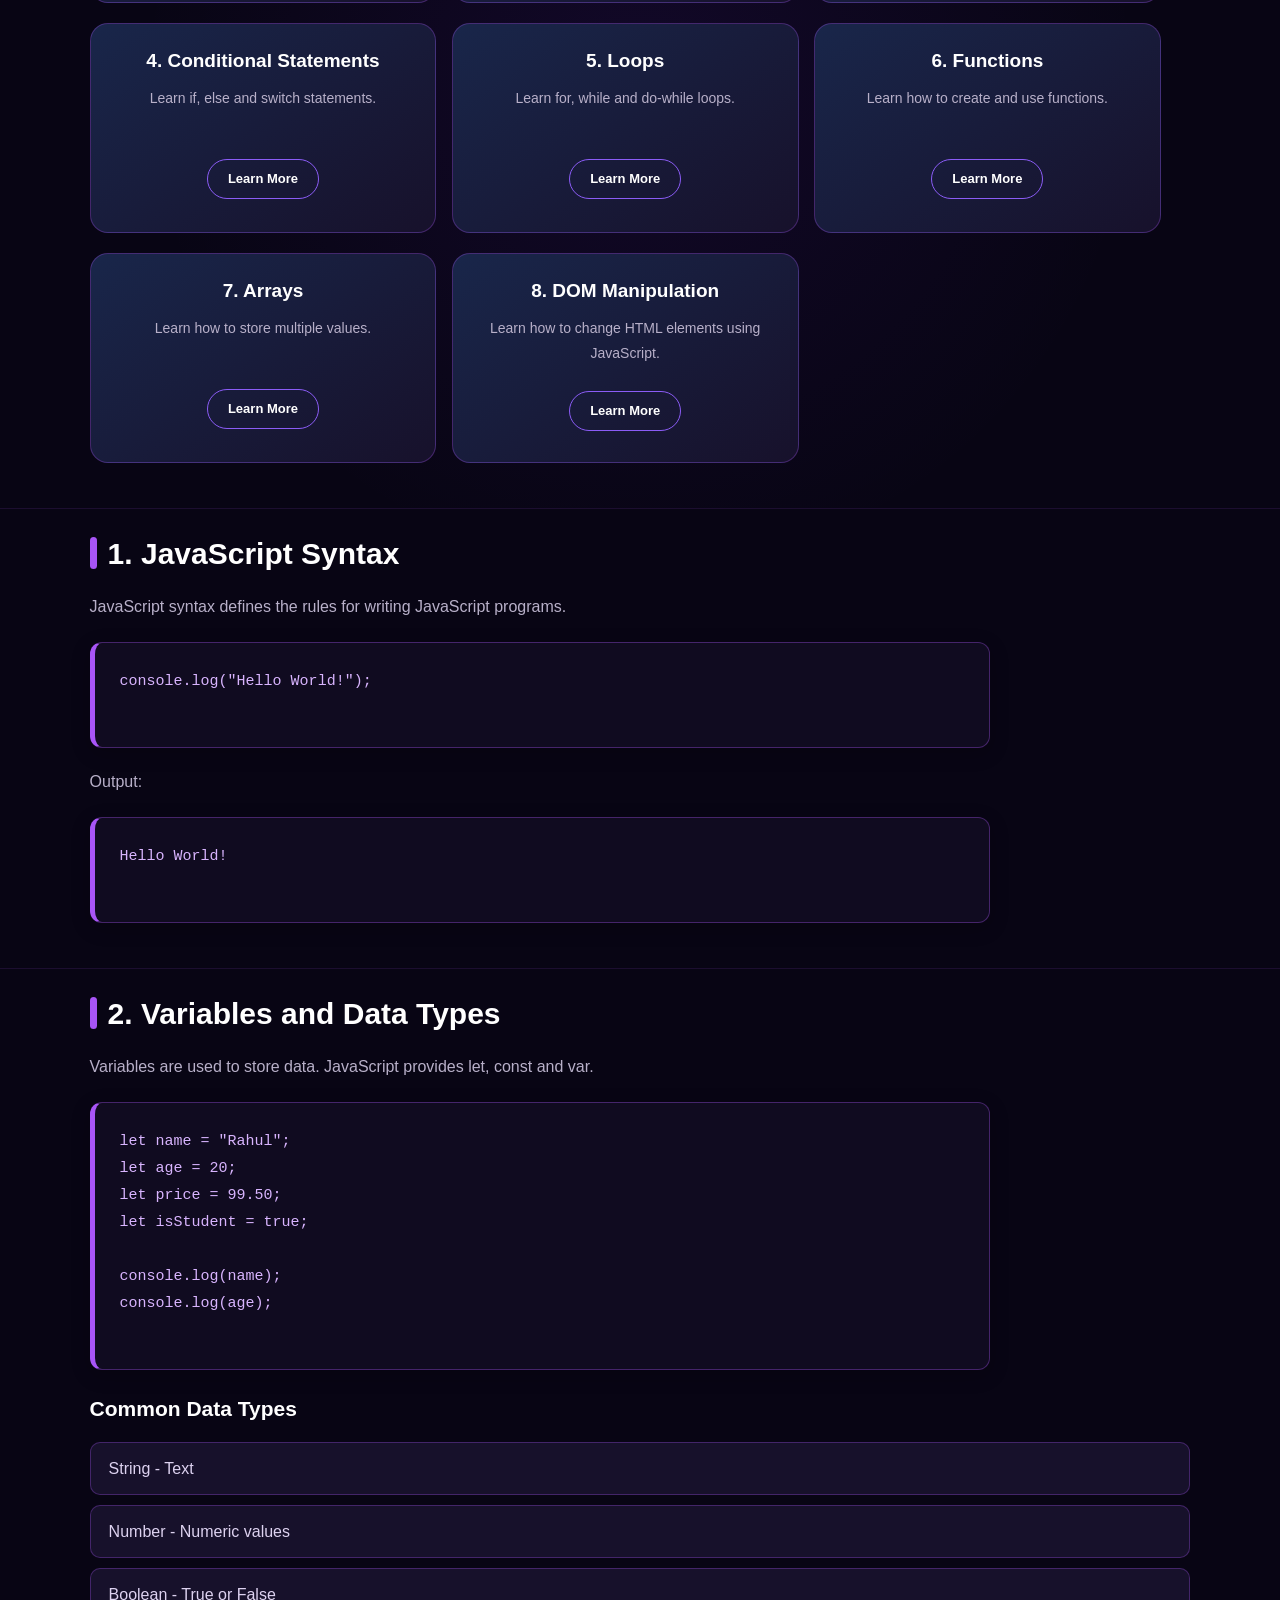
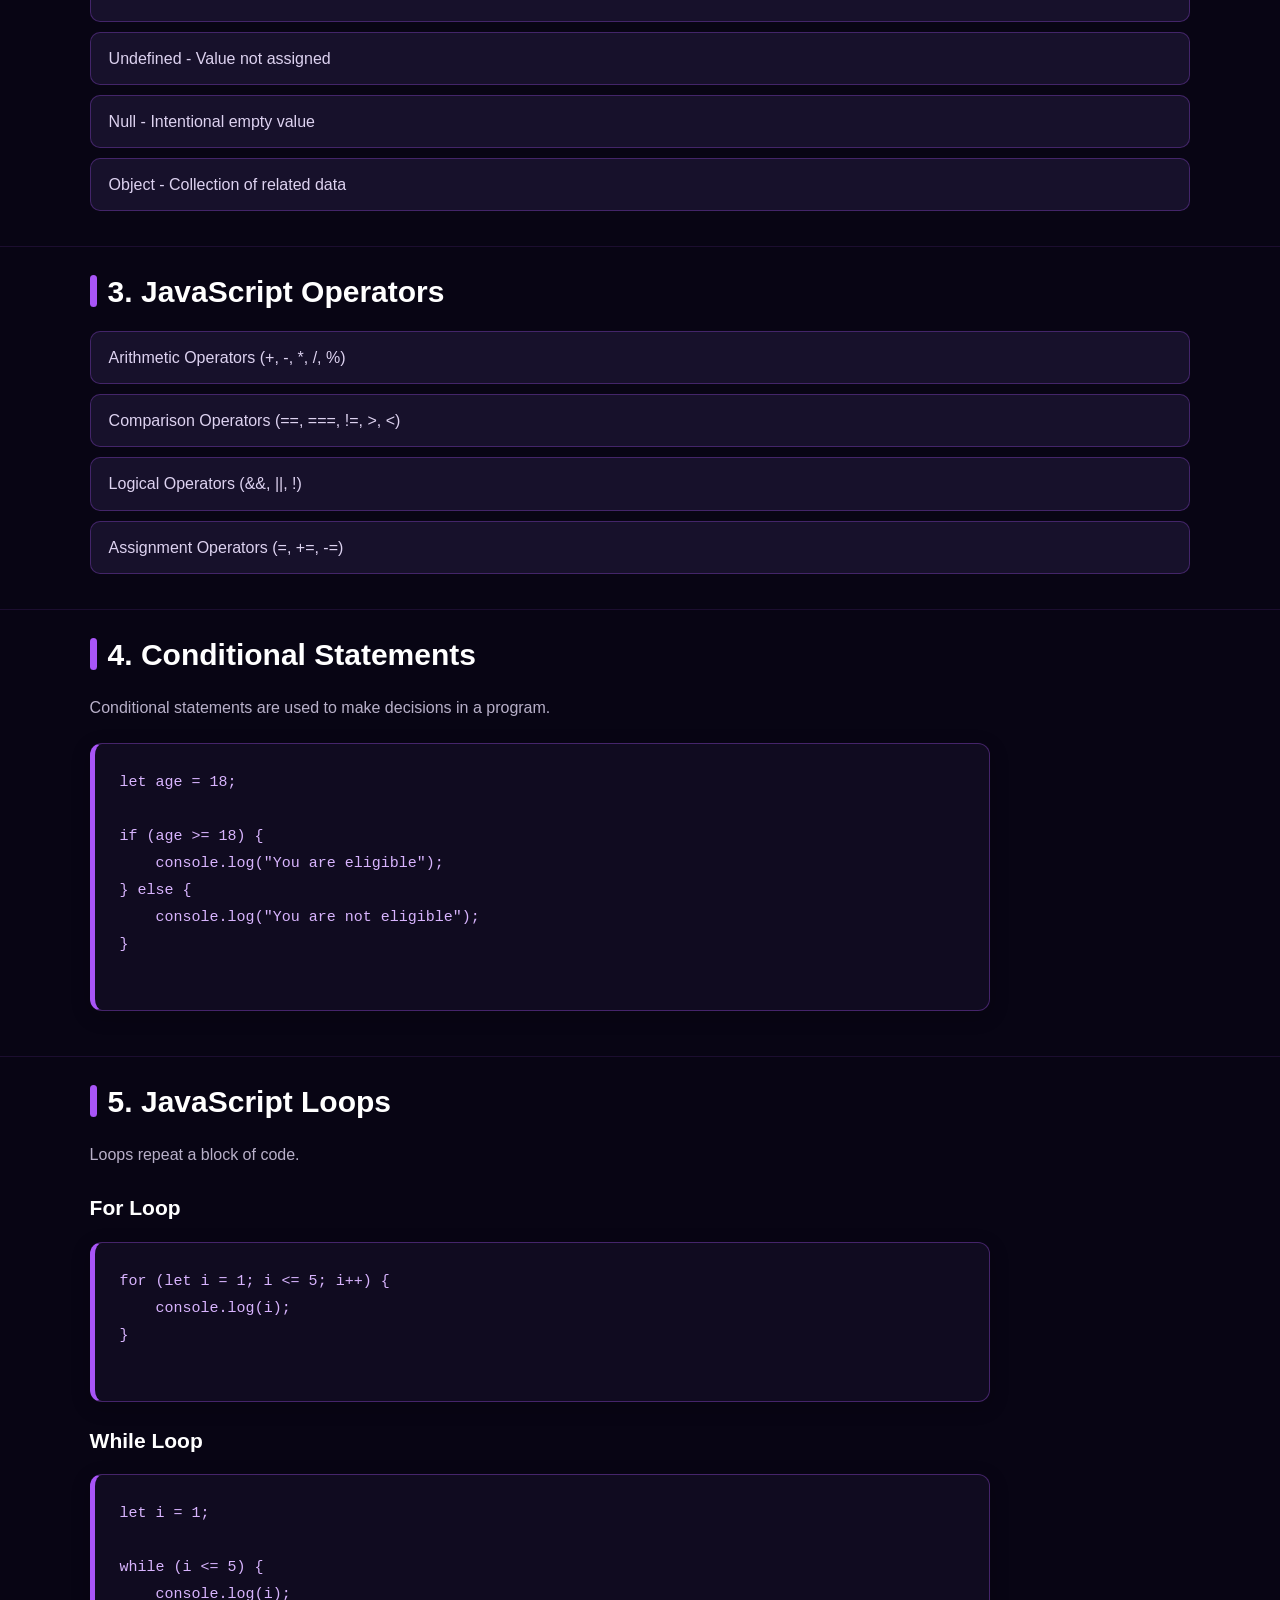
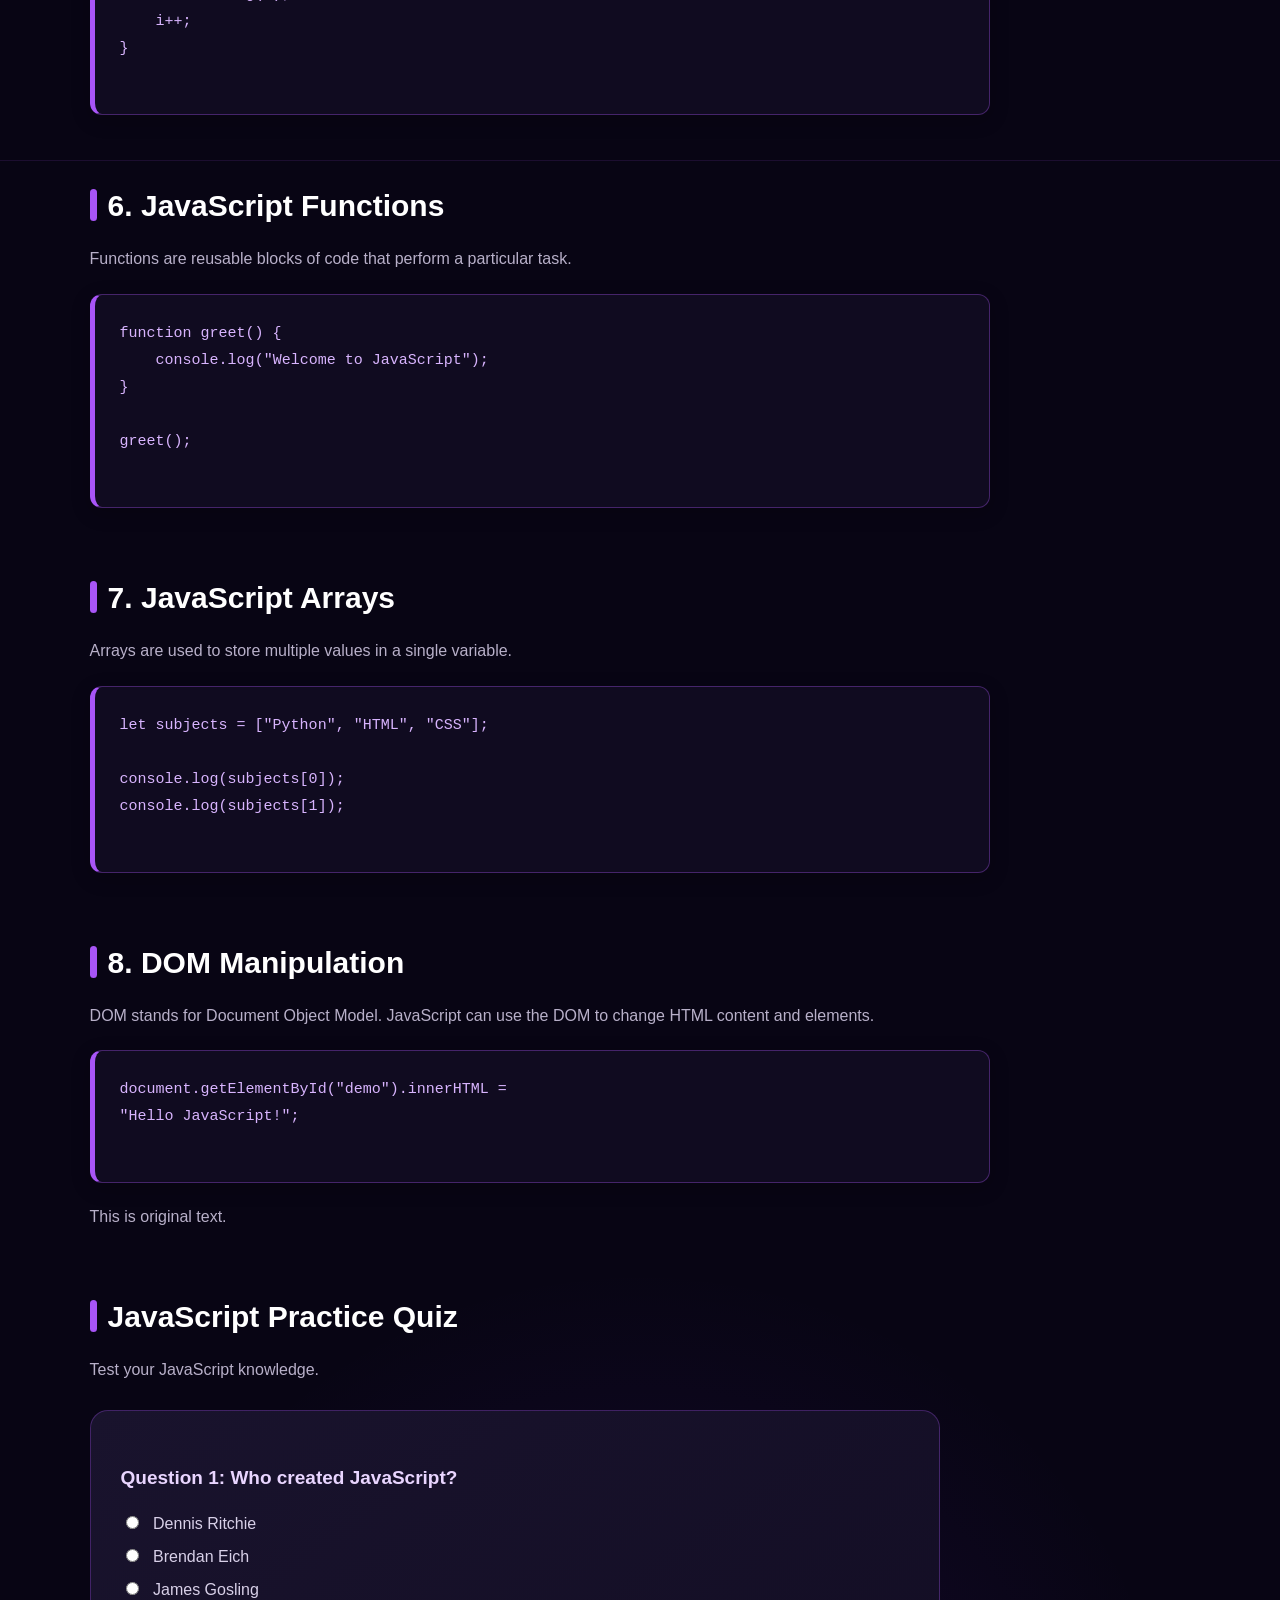
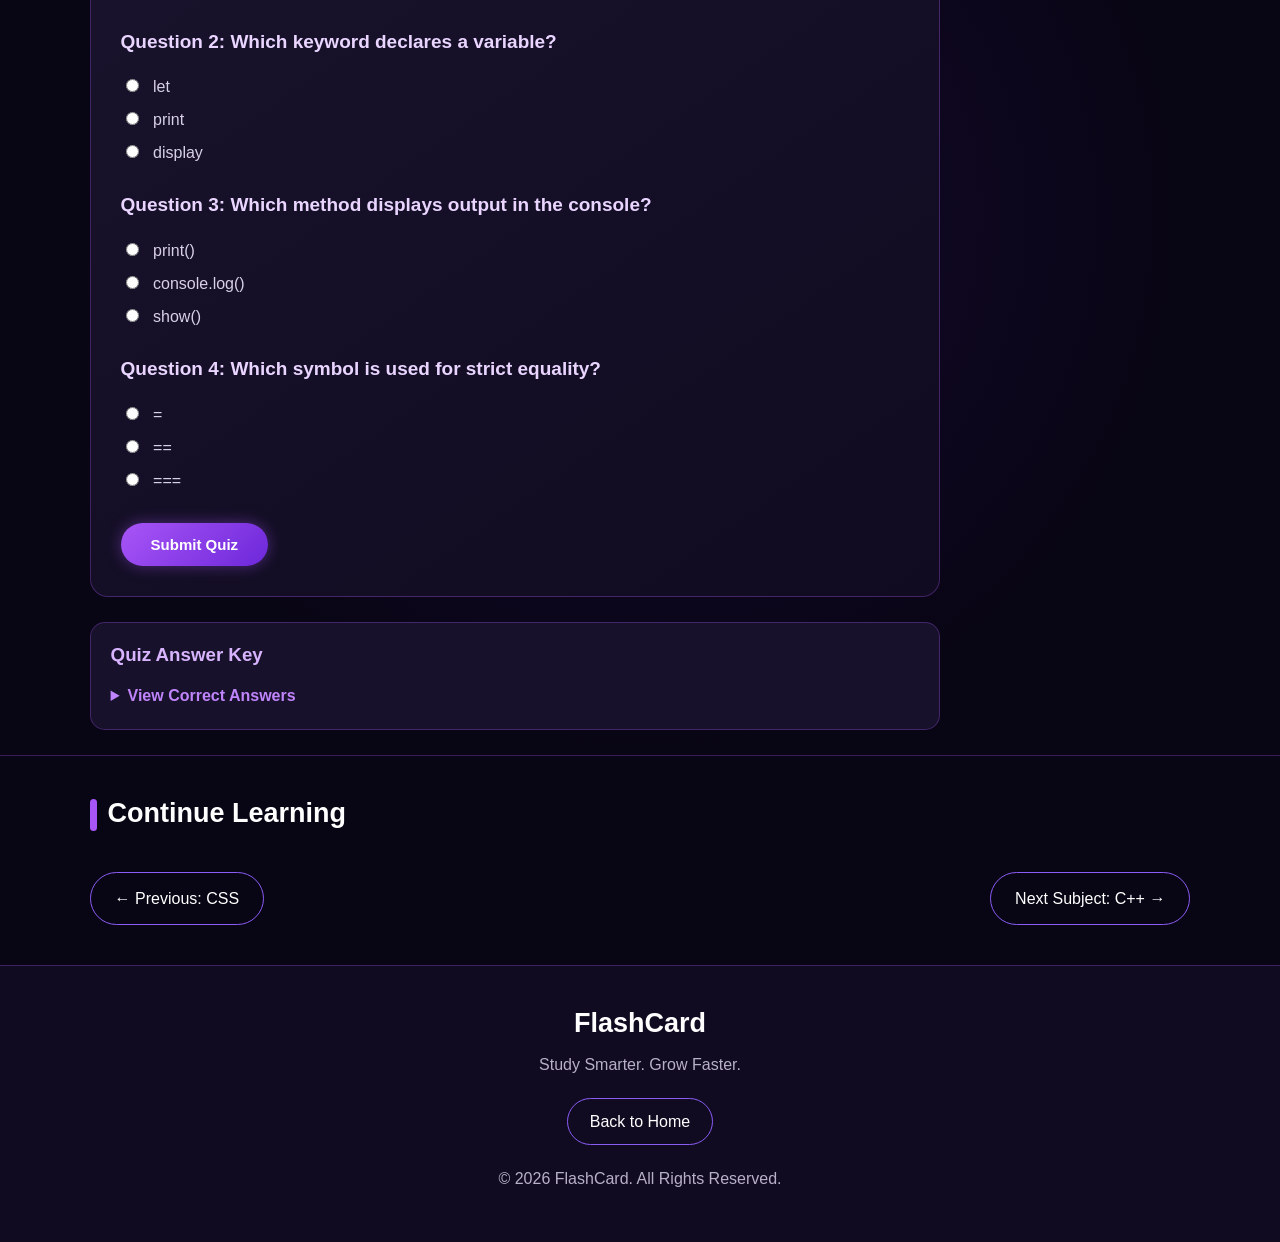
<file: javascript.html>
<!DOCTYPE html>
<html lang="en">

<head>
    <meta charset="UTF-8">
    <meta name="viewport" content="width=device-width, initial-scale=1.0">
    <title>JavaScript - FlashCard</title>
</head>
<link rel="stylesheet" href="CSS/page.css">
<script src="script.js"></script>
<body>

    <!-- Navigation Bar -->
    <header>

        <nav>

            <h1 class="logo">
            <img src="image/Icon.png" alt="FlashCard Logo">
                Flash<span>Card</span>
        </h1>

            <ul>
                <li><a href="index.html">Home</a></li>
                <li><a href="#introduction">Introduction</a></li>
                <li><a href="#topics">Topics</a></li>
                <li><a href="#quiz">Quiz</a></li>
            </ul>

            <a href="index.html">Back to Home</a>

        </nav>

    </header>


    <main>

        <!-- JavaScript Hero Section -->
        <section>

            <p>Learn • Code • Interact</p>

            <h1>JavaScript Programming</h1>

            <h2>Learn JavaScript From Basics to Advanced</h2>

            <p>
                Learn how to make websites interactive
                using JavaScript with simple notes,
                examples and practice quizzes.
            </p>

            <a href="#topics">Start Learning</a>

        </section>


        <!-- Introduction to JavaScript -->
        <section id="introduction">

            <h2>Introduction to JavaScript</h2>

            <p>
                JavaScript is a high-level programming language
                mainly used to make web pages interactive
                and dynamic.
            </p>

            <p>
                It is commonly used in web development,
                web applications, games and server-side programming.
            </p>

            <h3>Who Created JavaScript?</h3>

            <p>
                JavaScript was created by Brendan Eich in 1995.
            </p>

        </section>


        <!-- Features of JavaScript -->
        <section>

            <h2>Features of JavaScript</h2>

            <ul>
                <li>Easy to learn and use</li>
                <li>Makes websites interactive</li>
                <li>Runs in web browsers</li>
                <li>Supports event handling</li>
                <li>Supports object-oriented programming</li>
                <li>Can also run on servers using Node.js</li>
            </ul>

        </section>


        <!-- JavaScript Learning Topics -->
        <section id="topics">

            <h2>JavaScript Learning Topics</h2>

            <p>Choose a topic and start learning.</p>

            <article>
                <h3>1. JavaScript Syntax</h3>
                <p>Learn the basic structure of JavaScript.</p>
                <a href="#syntax">Learn More</a>
            </article>

            <article>
                <h3>2. Variables and Data Types</h3>
                <p>Learn how to store and manage information.</p>
                <a href="#variables">Learn More</a>
            </article>

            <article>
                <h3>3. Operators</h3>
                <p>Learn arithmetic, comparison and logical operators.</p>
                <a href="#operators">Learn More</a>
            </article>

            <article>
                <h3>4. Conditional Statements</h3>
                <p>Learn if, else and switch statements.</p>
                <a href="#conditions">Learn More</a>
            </article>

            <article>
                <h3>5. Loops</h3>
                <p>Learn for, while and do-while loops.</p>
                <a href="#loops">Learn More</a>
            </article>

            <article>
                <h3>6. Functions</h3>
                <p>Learn how to create and use functions.</p>
                <a href="#functions">Learn More</a>
            </article>

            <article>
                <h3>7. Arrays</h3>
                <p>Learn how to store multiple values.</p>
                <a href="#arrays">Learn More</a>
            </article>

            <article>
                <h3>8. DOM Manipulation</h3>
                <p>Learn how to change HTML elements using JavaScript.</p>
                <a href="#dom">Learn More</a>
            </article>

        </section>


        <!-- JavaScript Syntax -->
        <section id="syntax">

            <h2>1. JavaScript Syntax</h2>

            <p>
                JavaScript syntax defines the rules
                for writing JavaScript programs.
            </p>

            <pre>
console.log("Hello World!");
            </pre>

            <p>Output:</p>

            <pre>
Hello World!
            </pre>

        </section>


        <!-- Variables and Data Types -->
        <section id="variables">

            <h2>2. Variables and Data Types</h2>

            <p>
                Variables are used to store data.
                JavaScript provides let, const and var.
            </p>

            <pre>
let name = "Rahul";
let age = 20;
let price = 99.50;
let isStudent = true;

console.log(name);
console.log(age);
            </pre>

            <h3>Common Data Types</h3>

            <ul>
                <li>String - Text</li>
                <li>Number - Numeric values</li>
                <li>Boolean - True or False</li>
                <li>Undefined - Value not assigned</li>
                <li>Null - Intentional empty value</li>
                <li>Object - Collection of related data</li>
            </ul>

        </section>


        <!-- JavaScript Operators -->
        <section id="operators">

            <h2>3. JavaScript Operators</h2>

            <ul>
                <li>Arithmetic Operators (+, -, *, /, %)</li>
                <li>Comparison Operators (==, ===, !=, >, <)</li>
                <li>Logical Operators (&&, ||, !)</li>
                <li>Assignment Operators (=, +=, -=)</li>
            </ul>

        </section>


        <!-- Conditional Statements -->
        <section id="conditions">

            <h2>4. Conditional Statements</h2>

            <p>
                Conditional statements are used
                to make decisions in a program.
            </p>

            <pre>
let age = 18;

if (age >= 18) {
    console.log("You are eligible");
} else {
    console.log("You are not eligible");
}
            </pre>

        </section>


        <!-- JavaScript Loops -->
        <section id="loops">

            <h2>5. JavaScript Loops</h2>

            <p>Loops repeat a block of code.</p>

            <h3>For Loop</h3>

            <pre>
for (let i = 1; i <= 5; i++) {
    console.log(i);
}
            </pre>

            <h3>While Loop</h3>

            <pre>
let i = 1;

while (i <= 5) {
    console.log(i);
    i++;
}
            </pre>

        </section>


        <!-- JavaScript Functions -->
        <section id="functions">

            <h2>6. JavaScript Functions</h2>

            <p>
                Functions are reusable blocks of code
                that perform a particular task.
            </p>

            <pre>
function greet() {
    console.log("Welcome to JavaScript");
}

greet();
            </pre>

        </section>


        <!-- JavaScript Arrays -->
        <section id="arrays">

            <h2>7. JavaScript Arrays</h2>

            <p>
                Arrays are used to store multiple values
                in a single variable.
            </p>

            <pre>
let subjects = ["Python", "HTML", "CSS"];

console.log(subjects[0]);
console.log(subjects[1]);
            </pre>

        </section>


        <!-- DOM Manipulation -->
        <section id="dom">

            <h2>8. DOM Manipulation</h2>

            <p>
                DOM stands for Document Object Model.
                JavaScript can use the DOM to change
                HTML content and elements.
            </p>

            <pre>
document.getElementById("demo").innerHTML =
"Hello JavaScript!";
            </pre>

            <p id="demo">This is original text.</p>

        </section>


        <!-- JavaScript Quiz -->
        <section id="quiz">

            <h2>JavaScript Practice Quiz</h2>

            <p>Test your JavaScript knowledge.</p>

            <form>

                <h3>Question 1: Who created JavaScript?</h3>

                <input type="radio" name="q1" value="a">
                Dennis Ritchie
                <br>

                <input type="radio" name="q1" value="b">
                Brendan Eich
                <br>

                <input type="radio" name="q1" value="c">
                James Gosling
                <br>


                <h3>Question 2: Which keyword declares a variable?</h3>

                <input type="radio" name="q2" value="a">
                let
                <br>

                <input type="radio" name="q2" value="b">
                print
                <br>

                <input type="radio" name="q2" value="c">
                display
                <br>


                <h3>Question 3: Which method displays output in the console?</h3>

                <input type="radio" name="q3" value="a">
                print()
                <br>

                <input type="radio" name="q3" value="b">
                console.log()
                <br>

                <input type="radio" name="q3" value="c">
                show()
                <br>


                <h3>Question 4: Which symbol is used for strict equality?</h3>

                <input type="radio" name="q4" value="a">
                =
                <br>

                <input type="radio" name="q4" value="b">
                ==
                <br>

                <input type="radio" name="q4" value="c">
                ===
                <br>

                <br>

                <button type="submit">Submit Quiz</button>

            </form>


            <!-- Quiz Answer Key -->
            <section id="answer-key">

                <h3>Quiz Answer Key</h3>

                <details>

                    <summary>View Correct Answers</summary>

                    <ol>
                        <li>Brendan Eich</li>
                        <li>let</li>
                        <li>console.log()</li>
                        <li>===</li>
                    </ol>

                </details>

            </section>

        </section>


        <!-- Subject Navigation -->
        <section id="subject-navigation">

            <h2>Continue Learning</h2>

            <a href="css.html">← Previous: CSS</a>

            <a href="cpp.html">Next Subject: C++ →</a>

        </section>

    </main>


    <!-- Footer -->
    <footer>

        <h3>FlashCard</h3>

        <p>Study Smarter. Grow Faster.</p>

        <a href="index.html">Back to Home</a>

        <p>&copy; 2026 FlashCard. All Rights Reserved.</p>

    </footer>

</body>
</html>
</file>
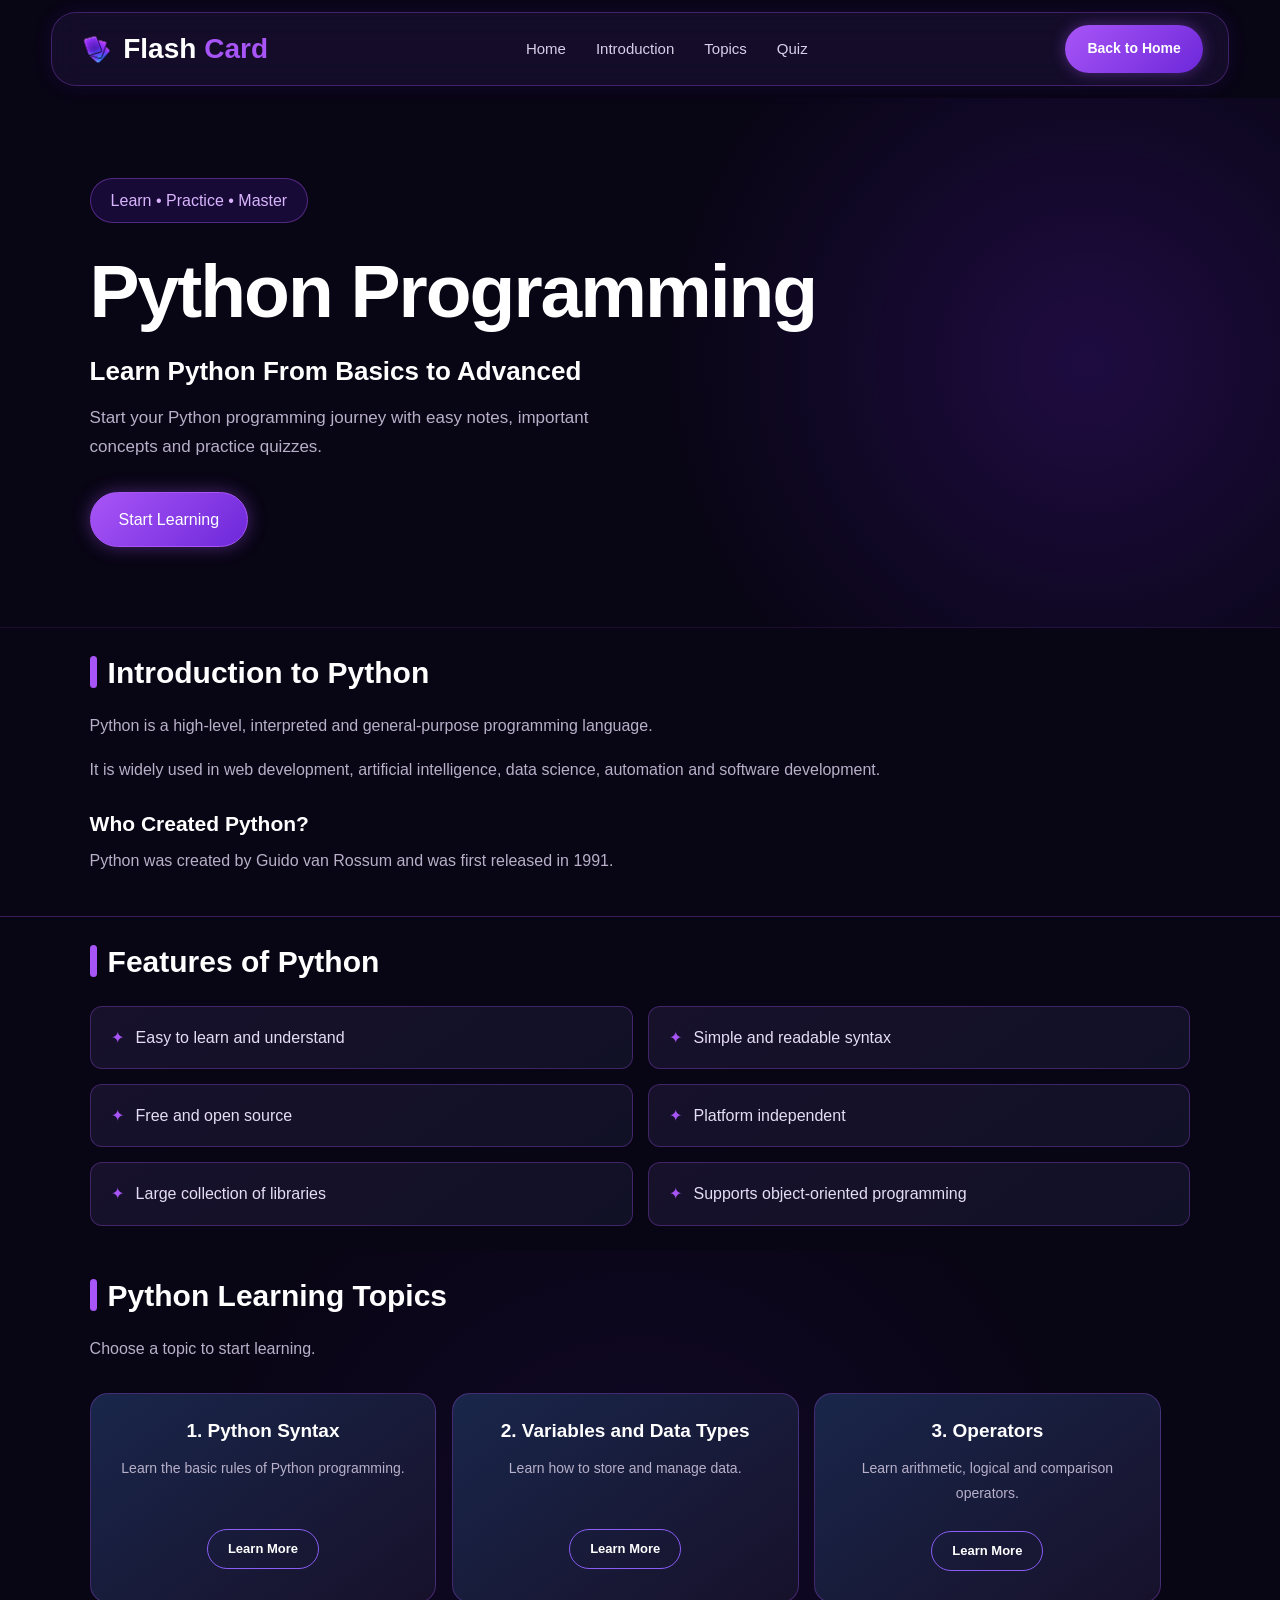
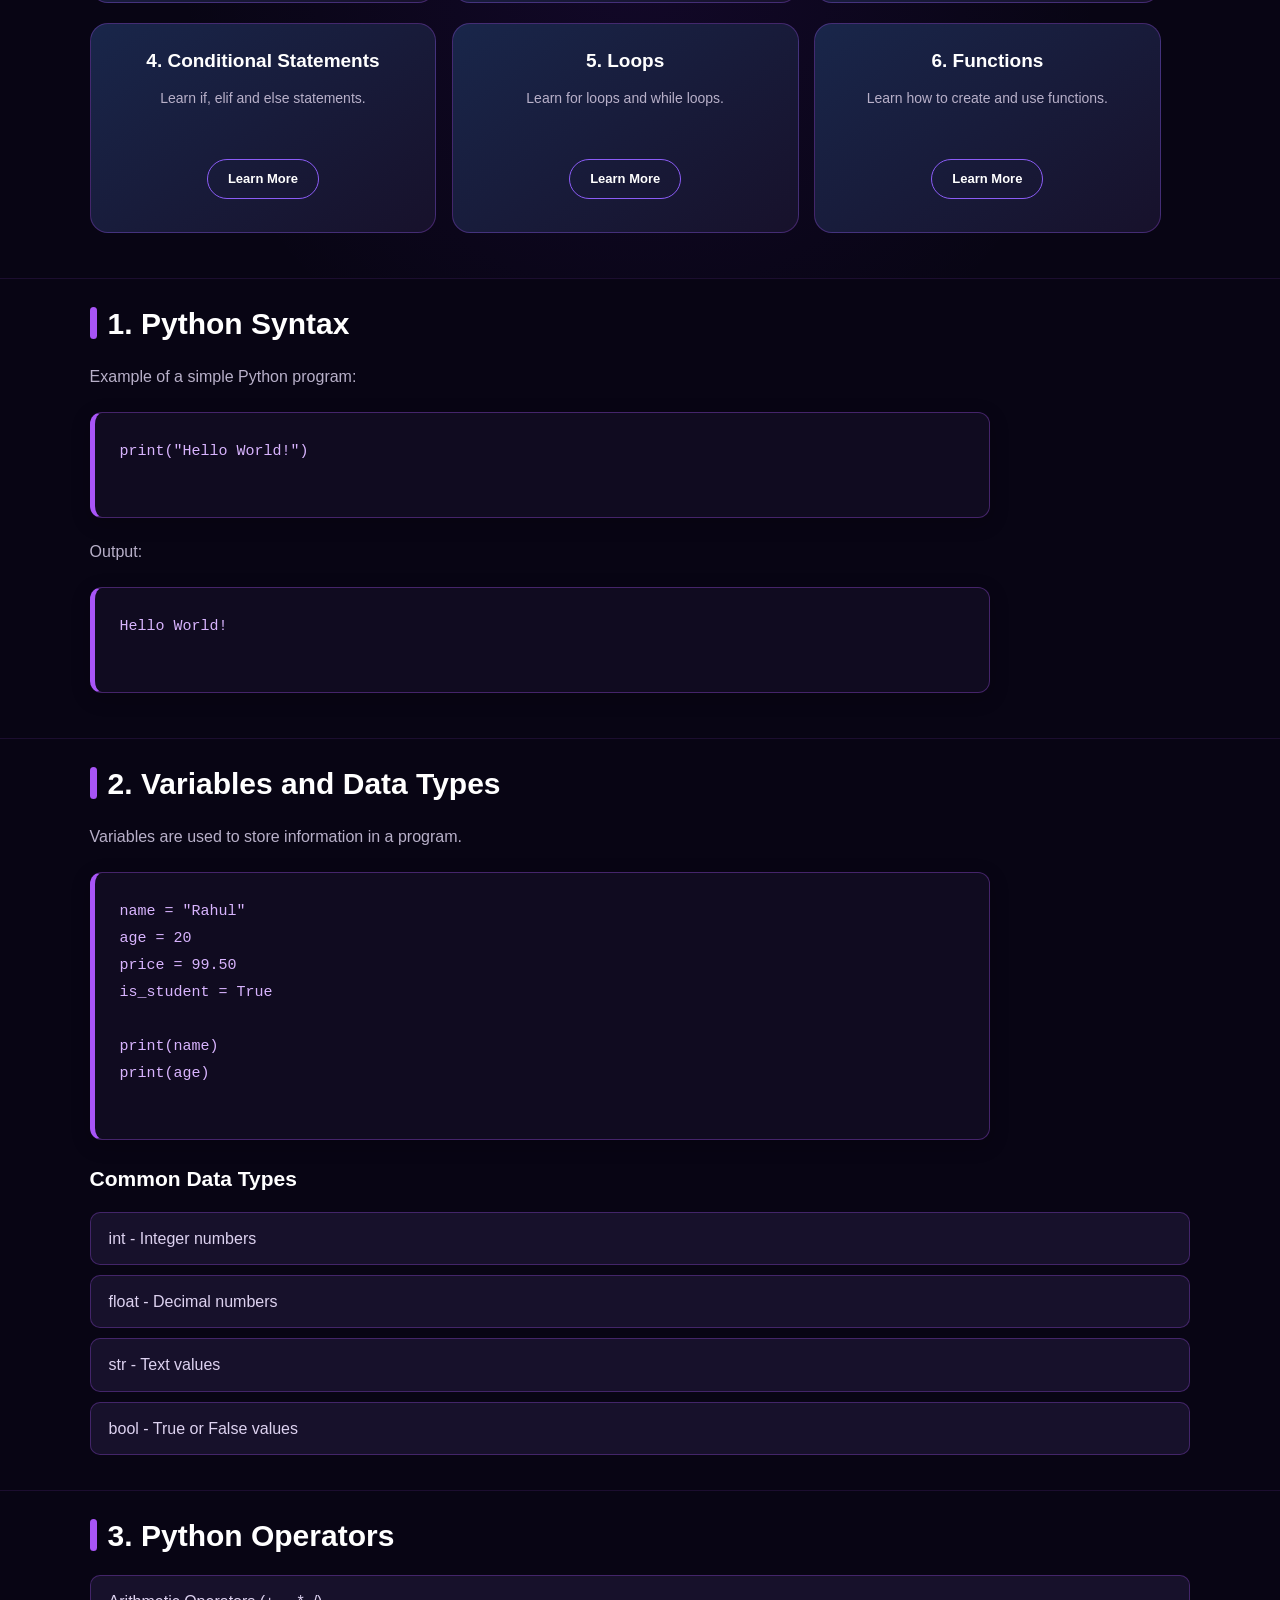
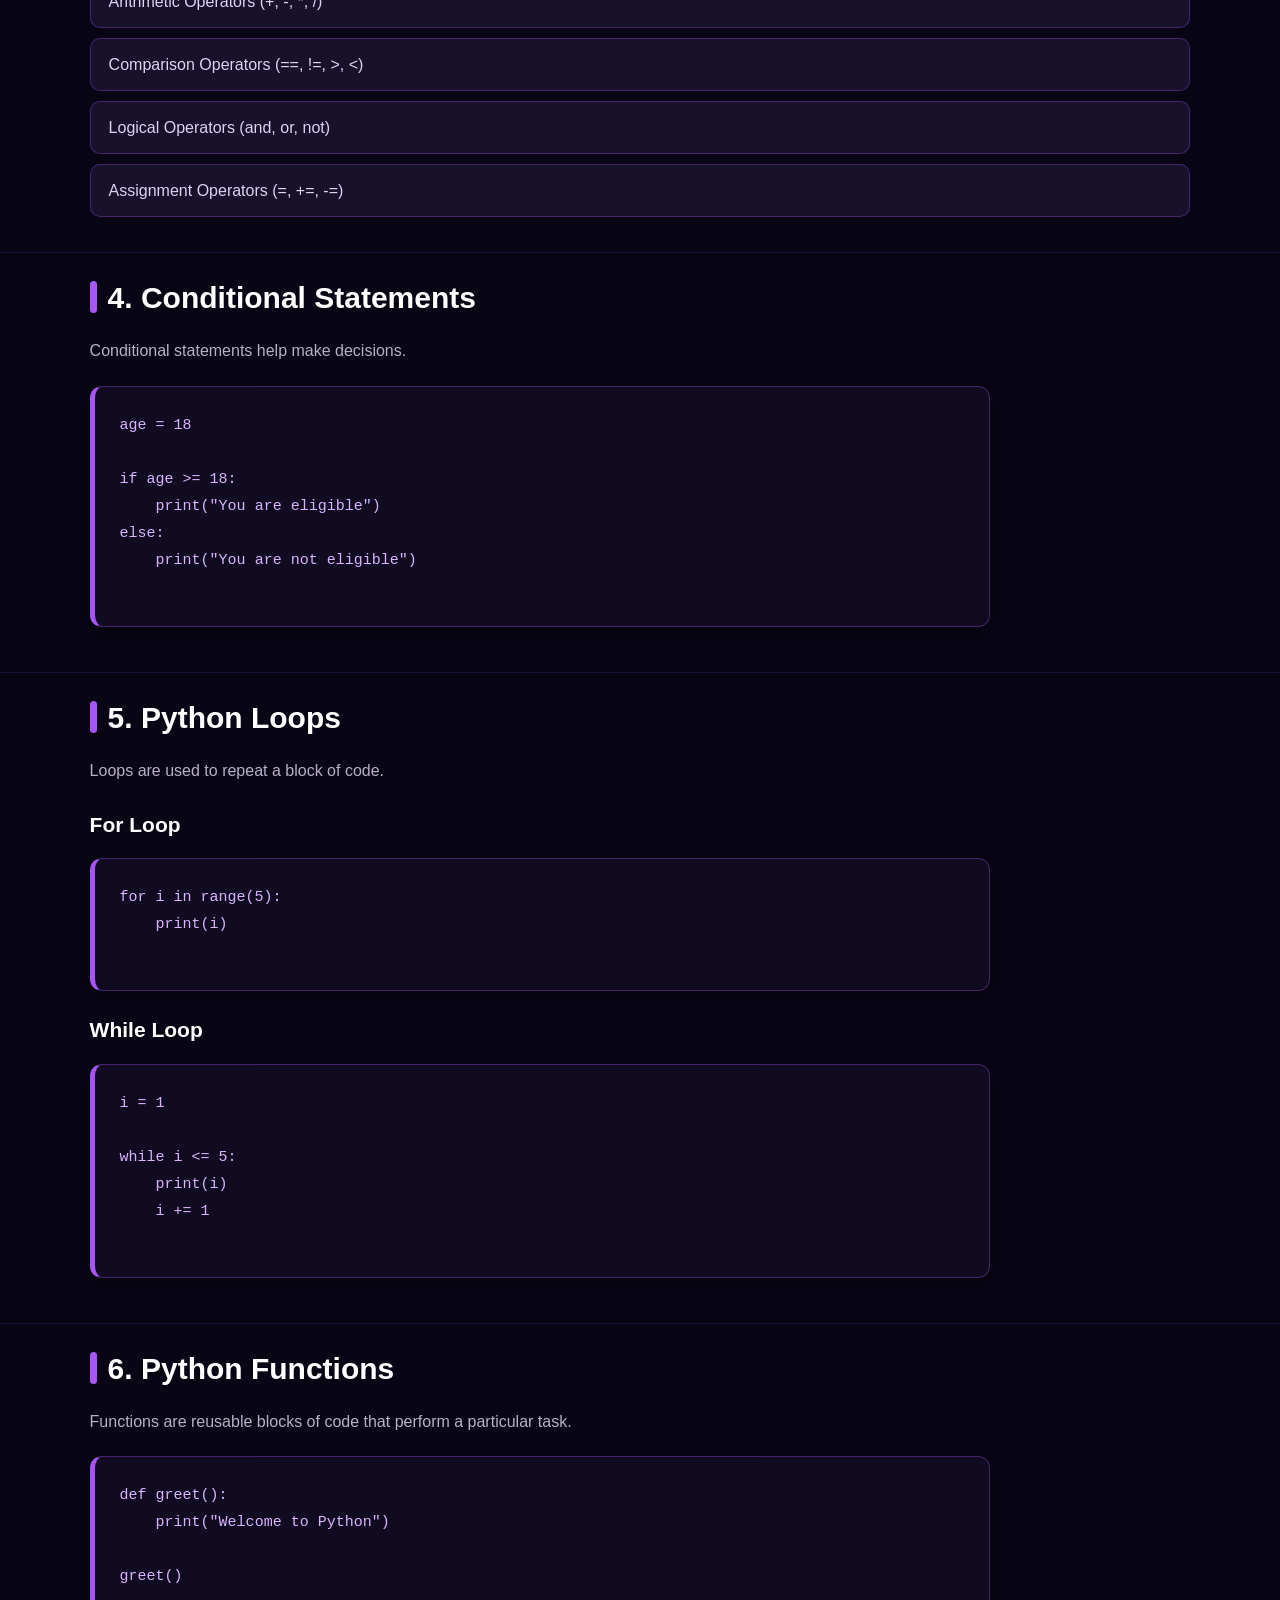
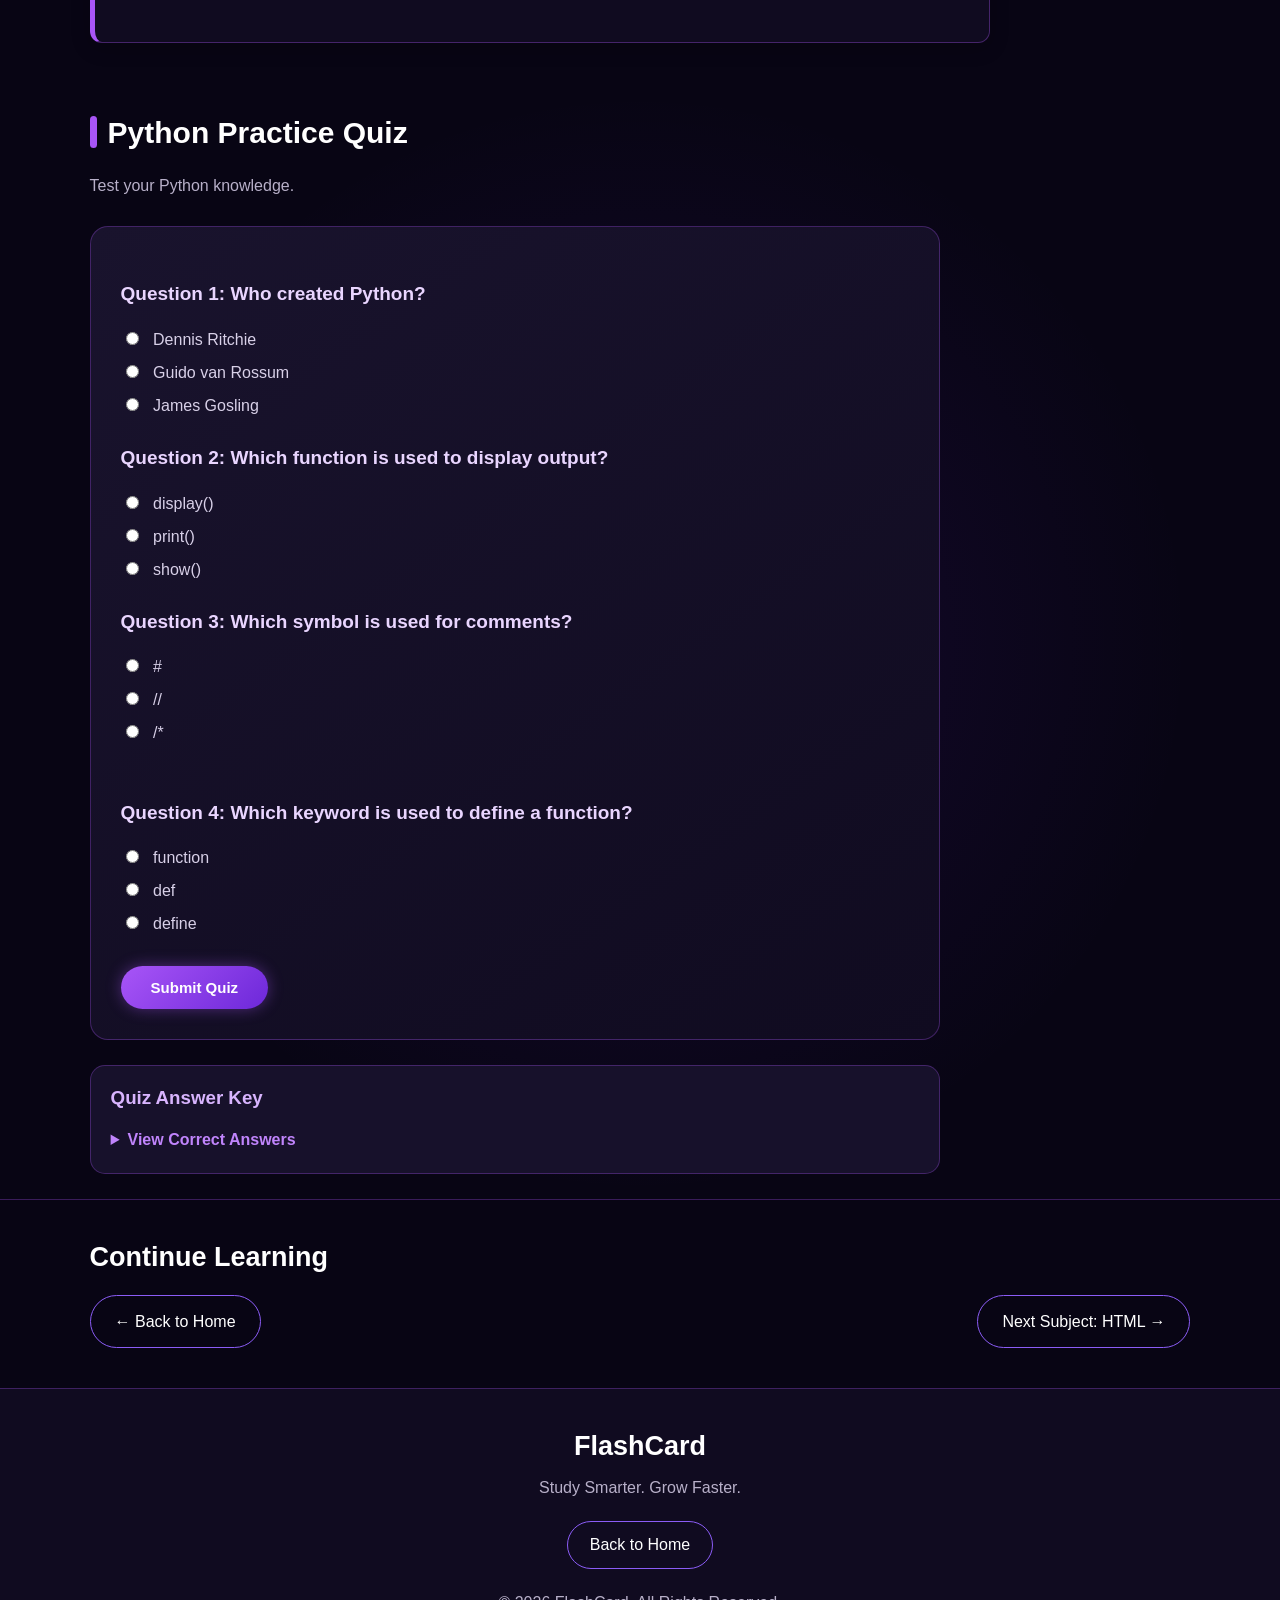
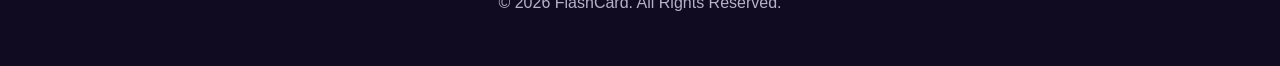
<file: python.html>
<!DOCTYPE html>
<html lang="en">

<head>
    <meta charset="UTF-8">
    <meta name="viewport" content="width=device-width, initial-scale=1.0">
    <title>Python - FlashCard</title>
    <link rel="stylesheet" href="CSS/page.css">
    <script src="script.js"></script>
</head>
    
    
<body>

    <!-- Navigation Bar -->
    <header>
        <nav>

             <h1 class="logo">
            <img src="image/Icon.png" alt="FlashCard Logo">
                Flash<span>Card</span>
        </h1>

            <ul>
                <li><a href="index.html">Home</a></li>
                <li><a href="#introduction">Introduction</a></li>
                <li><a href="#topics">Topics</a></li>
                <li><a href="#quiz">Quiz</a></li>
            </ul>

            <a href="index.html">Back to Home</a>

        </nav>
    </header>


    <!-- Python Hero Section -->
    <main>

        <section>

            <p>Learn • Practice • Master</p>

            <h1>Python Programming</h1>

            <h2>Learn Python From Basics to Advanced</h2>

            <p>
                Start your Python programming journey with
                easy notes, important concepts and practice quizzes.
            </p>

            <a href="#topics">Start Learning</a>

        </section>


        <!-- Python Introduction -->
        <section id="introduction">

            <h2>Introduction to Python</h2>

            <p>
                Python is a high-level, interpreted and
                general-purpose programming language.
            </p>

            <p>
                It is widely used in web development,
                artificial intelligence, data science,
                automation and software development.
            </p>

            <h3>Who Created Python?</h3>

            <p>
                Python was created by Guido van Rossum
                and was first released in 1991.
            </p>

        </section>


        <!-- Python Features -->
        <section>

            <h2>Features of Python</h2>

            <ul>
                <li>Easy to learn and understand</li>
                <li>Simple and readable syntax</li>
                <li>Free and open source</li>
                <li>Platform independent</li>
                <li>Large collection of libraries</li>
                <li>Supports object-oriented programming</li>
            </ul>

        </section>


        <!-- Python Topics -->
        <section id="topics">

            <h2>Python Learning Topics</h2>

            <p>Choose a topic to start learning.</p>

            <!-- Topic 1 -->
            <article>
                <h3>1. Python Syntax</h3>
                <p>Learn the basic rules of Python programming.</p>
                <a href="#syntax">Learn More</a>
            </article>

            <!-- Topic 2 -->
            <article>
                <h3>2. Variables and Data Types</h3>
                <p>Learn how to store and manage data.</p>
                <a href="#variables">Learn More</a>
            </article>

            <!-- Topic 3 -->
            <article>
                <h3>3. Operators</h3>
                <p>Learn arithmetic, logical and comparison operators.</p>
                <a href="#operators">Learn More</a>
            </article>

            <!-- Topic 4 -->
            <article>
                <h3>4. Conditional Statements</h3>
                <p>Learn if, elif and else statements.</p>
                <a href="#conditions">Learn More</a>
            </article>

            <!-- Topic 5 -->
            <article>
                <h3>5. Loops</h3>
                <p>Learn for loops and while loops.</p>
                <a href="#loops">Learn More</a>
            </article>

            <!-- Topic 6 -->
            <article>
                <h3>6. Functions</h3>
                <p>Learn how to create and use functions.</p>
                <a href="#functions">Learn More</a>
            </article>

        </section>


        <!-- Python Syntax -->
        <section id="syntax">

            <h2>1. Python Syntax</h2>

            <p>Example of a simple Python program:</p>

            <pre>
print("Hello World!")
            </pre>

            <p>Output:</p>

            <pre>
Hello World!
            </pre>

        </section>


        <!-- Variables -->
        <section id="variables">

            <h2>2. Variables and Data Types</h2>

            <p>
                Variables are used to store information
                in a program.
            </p>

            <pre>
name = "Rahul"
age = 20
price = 99.50
is_student = True

print(name)
print(age)
            </pre>

            <h3>Common Data Types</h3>

            <ul>
                <li>int - Integer numbers</li>
                <li>float - Decimal numbers</li>
                <li>str - Text values</li>
                <li>bool - True or False values</li>
            </ul>

        </section>


        <!-- Operators -->
        <section id="operators">

            <h2>3. Python Operators</h2>

            <ul>
                <li>Arithmetic Operators (+, -, *, /)</li>
                <li>Comparison Operators (==, !=, >, <)</li>
                <li>Logical Operators (and, or, not)</li>
                <li>Assignment Operators (=, +=, -=)</li>
            </ul>

        </section>


        <!-- Conditional Statements -->
        <section id="conditions">

            <h2>4. Conditional Statements</h2>

            <p>Conditional statements help make decisions.</p>

            <pre>
age = 18

if age >= 18:
    print("You are eligible")
else:
    print("You are not eligible")
            </pre>

        </section>


        <!-- Loops -->
        <section id="loops">

            <h2>5. Python Loops</h2>

            <p>Loops are used to repeat a block of code.</p>

            <h3>For Loop</h3>

            <pre>
for i in range(5):
    print(i)
            </pre>

            <h3>While Loop</h3>

            <pre>
i = 1

while i <= 5:
    print(i)
    i += 1
            </pre>

        </section>


        <!-- Functions -->
        <section id="functions">

            <h2>6. Python Functions</h2>

            <p>
                Functions are reusable blocks of code
                that perform a particular task.
            </p>

            <pre>
def greet():
    print("Welcome to Python")

greet()
            </pre>

        </section>


        <!-- Python Quiz -->
        <section id="quiz">

            <h2>Python Practice Quiz</h2>

            <p>Test your Python knowledge.</p>

            <form>

                <h3>Question 1: Who created Python?</h3>

                <input type="radio" name="q1" value="a">
                Dennis Ritchie
                <br>

                <input type="radio" name="q1" value="b">
                Guido van Rossum
                <br>

                <input type="radio" name="q1" value="c">
                James Gosling
                <br>


                <h3>Question 2: Which function is used to display output?</h3>

                <input type="radio" name="q2" value="a">
                display()
                <br>

                <input type="radio" name="q2" value="b">
                print()
                <br>

                <input type="radio" name="q2" value="c">
                show()
                <br>


                <h3>Question 3: Which symbol is used for comments?</h3>

                <input type="radio" name="q3" value="a">
                #
                <br>

                <input type="radio" name="q3" value="b">
                //
                <br>

                <input type="radio" name="q3" value="c">
                /*
                <br>

                <br>
                <h3>Question 4: Which keyword is used to define a function?</h3>

                <input type="radio" name="q4" value="a">
                function
                <br>

                <input type="radio" name="q4" value="b">
                def
                <br>

                <input type="radio" name="q4" value="c">
                define
                <br>

                <br>
                <button type="submit">Submit Quiz</button>

            </form>
            <!-- Python Quiz Answer Key -->

            <section id="answer-key">

            <h3>Quiz Answer Key</h3>

    <details>
        <summary>View Correct Answers</summary>

        <ol>
            <li>Guido van Rossum</li>
            <li>print()</li>
            <li>#</li>
            <li>def</li>
        </ol>

    </details>

</section>

        </section>

    </main>
    
    <!-- Subject Navigation -->
<section id="subject-navigation">

    <h2>Continue Learning</h2>

    <a href="index.html">← Back to Home</a>

    <a href="html.html">Next Subject: HTML →</a>

</section>

    <!-- Footer -->
    <footer>

        <h3>FlashCard</h3>

        <p>Study Smarter. Grow Faster.</p>

        <a href="index.html">Back to Home</a>

        <p>&copy; 2026 FlashCard. All Rights Reserved.</p>

    </footer>

</body>
</html>
</file>
<file: CSS/index.css>
/* FLASHCARD WEBSITE - COMPLETE CSS*/


/*1. GLOBAL STYLING*/

* {
    margin: 0;
    padding: 0;
    box-sizing: border-box;
}

:root {
    --bg-color: #0B0618;
    --primary-color: #7928F5;
    --secondary-color: #A855F7;
    --card-color: #17112B;
    --text-color: #FFFFFF;
    --muted-color: #B8B0C9;
    --border-color: rgba(168, 85, 247, 0.25);
}

html {
    scroll-behavior: smooth;
    background-color: #0B0618;
}

body {
    background-color: #0B0618;
    color: white;

    font-family: Arial, Helvetica, sans-serif;

    line-height: 1.6;
    overflow-x: hidden;
}

h1, h2, h3, h4 {
    color: white;
    line-height: 1.3;
}

p {
    color: var(--muted-color);
    margin-bottom: 15px;
}

a {
    color: white;
    text-decoration: none;
}

button {
    cursor: pointer;
    font-family: inherit;
}

img {
    max-width: 100%;
    display: block;
}

::selection {
    background-color: var(--primary-color);
    color: white;
}


/*2. SAME BACKGROUND FOR ALL SECTIONS*/

header,
section,
main,
footer {
    background-color: #0B0618;
}


/* =========================================
   3. NAVIGATION BAR
========================================= */

header {
    width: 100%;
    padding: 12px 4%;
}

nav {
    display: flex;
    justify-content: space-between;
    align-items: center;

    padding: 12px 25px;

    background-color: #130B24;

    border: 1px solid rgba(168, 85, 247, 0.3);
    border-radius: 25px;

    box-shadow: 0 0 20px rgba(121, 40, 245, 0.12);
}

nav h1 {
    font-size: 28px;
    font-weight: bold;
    color: white;
}
nav h1.logo span {
    color: #A855F7 !important;
}

nav ul {
    display: flex;
    align-items: center;
    gap: 30px;
    list-style: none;
}

nav ul li a {
    color: #D8D0E8;
    font-size: 15px;
    transition: 0.3s;
}

nav ul li a:hover {
    color: #B77AFF;
}

nav > a {
    display: inline-block;

    background: linear-gradient(
        135deg,
        #A855F7,
        #6D28D9
    );

    padding: 12px 22px;
    border-radius: 30px;

    color: white;
    font-size: 14px;
    font-weight: bold;

    box-shadow: 0 0 15px rgba(168, 85, 247, 0.4);

    transition: 0.3s;
}

nav > a:hover {
    transform: translateY(-3px);
    box-shadow: 0 0 25px rgba(168, 85, 247, 0.7);
}


/* FlashCard Logo with Icon */

.logo {
    display: flex;
    align-items: center;
    gap: 8px;
    font-size: 28px;
    font-weight: bold;
    color: white;
    cursor: pointer;
}

.logo img {
    width: 38px;
    height: 38px;
    object-fit: contain;
}

.logo span {
    color: white;
}


/*4. HERO SECTION*/

.hero {
    min-height: 450px;
    padding: 50px 7%;

    display: flex;
    align-items: center;
    justify-content: space-between;

    gap: 30px;

    background-color: #0B0618;

    background-image: radial-gradient(
        circle at 85% 50%,
        rgba(121, 40, 245, 0.18),
        transparent 19%
    );
}

.hero-content {
    width: 55%;
}


/* Small Tagline */

.hero-content p:first-child {
    display: inline-block;

    color: #D8B4FE;
    background-color: #21143D;

    padding: 8px 18px;

    border: 1px solid #8B5CF6;
    border-radius: 30px;

    margin-bottom: 20px;
}


/* Main Heading */

.hero h1 {
    font-size: 75px;
    font-weight: bold;
    margin-bottom: 10px;
}

.hero h1 span {
    color: var(--secondary-color);
}


/* Second Heading */

.hero h2 {
    font-size: 26px;
    margin-bottom: 15px;
}

.hero h2 span {
    color: var(--secondary-color);
}


/* Description */

.hero-content p:not(:first-child) {
    font-size: 16px;
    line-height: 1.7;
    max-width: 480px;
}


/* Hero Buttons */

.hero-buttons {
    display: flex;
    gap: 15px;
    margin-top: 20px;
    flex-wrap: wrap;
}

.hero-buttons a {
    display: inline-block;

    padding: 13px 25px;

    border: 1px solid #8B5CF6;
    border-radius: 30px;

    color: white;
    transition: 0.3s;
}

.hero-buttons a:first-child {
    background: linear-gradient(
        135deg,
        #A855F7,
        #6D28D9
    );

    box-shadow: 0 0 18px rgba(168, 85, 247, 0.4);
}

.hero-buttons a:last-child {
    background-color: transparent;
}

.hero-buttons a:hover {
    transform: translateY(-3px);
    box-shadow: 0 0 20px rgba(168, 85, 247, 0.5);
}


/* Hero Image */

.hero-image {
    width: 55%;

    display: flex;
    justify-content: flex-end;
    align-items: center;
}

.hero-image img {
    width: 115%;
    max-width: 650px;
    height: auto;

    object-fit: contain;
}


/*5. ABOUT SECTION*/

#about {
    width: 100%;
    padding: 50px 4%;

    background-color: #0B0618;
}

#about h2 {
    margin-bottom: 10px;
}

#about p {
    font-size: 16px;
    line-height: 1.7;
}


/*6. POPULAR SUBJECTS SECTION*/

#subjects {
    width: 100%;
    padding: 50px 4% 60px;

    display: grid;
    grid-template-columns: repeat(6, 1fr);

    gap: 20px;

    background-color: #0B0618;
}


/* Section Heading */

#subjects h2 {
    grid-column: 1 / -1;

    font-size: 30px;
    font-weight: bold;

    margin-bottom: -10px;

    position: relative;
    padding-left: 22px;
}

#subjects h2 span {
    color: var(--secondary-color);
}


/* Purple Line */

#subjects h2::before {
    content: "";

    position: absolute;
    left: 0;
    top: 5px;

    width: 8px;
    height: 32px;

    background-color: var(--secondary-color);
    border-radius: 10px;
}


/* Section Description */

#subjects > p {
    grid-column: 1 / -1;
    font-size: 15px;
    margin-bottom: 5px;
}


/* Subject Cards */

#subjects article {
    padding: 25px 15px;

    min-width: 0;

    text-align: center;

    border: 1px solid var(--border-color);
    border-radius: 18px;

    background: linear-gradient(
        145deg,
        #17264A,
        #111126
    );

    transition: 0.3s;
}


/* Different Card Colors */

#subjects article:nth-of-type(2) {
    background: linear-gradient(145deg, #48251F, #171126);
}

#subjects article:nth-of-type(3) {
    background: linear-gradient(145deg, #172F59, #111126);
}

#subjects article:nth-of-type(4) {
    background: linear-gradient(145deg, #494019, #171126);
}

#subjects article:nth-of-type(5) {
    background: linear-gradient(145deg, #30205B, #111126);
}

#subjects article:nth-of-type(6) {
    background: linear-gradient(145deg, #12433E, #111126);
}


/* Card Hover */

#subjects article:hover {
    transform: translateY(-8px);

    border-color: var(--secondary-color);

    box-shadow: 0 8px 25px rgba(121, 40, 245, 0.25);
}


/* Card Heading */

#subjects article h3 {
    font-size: 20px;
    margin-bottom: 8px;
}


/* Card Description */

#subjects article p {
    font-size: 13px;
    margin-bottom: 12px;
    color: var(--muted-color);
}


/* Notes + Quiz */

#subjects article p:last-of-type {
    color: #D8B4FE;
    font-size: 12px;
}


/* Explore Button */

#subjects article a {
    display: inline-block;

    padding: 7px 20px;

    border: 1px solid #8B5CF6;
    border-radius: 25px;

    font-size: 13px;
    font-weight: bold;

    transition: 0.3s;
}

#subjects article a:hover {
    background-color: var(--primary-color);
    box-shadow: 0 0 15px rgba(168, 85, 247, 0.5);
}


/*CONTACT US SECTION*/

#contact {
    padding: 60px 7%;
    background: transparent;
}

/* Contact Heading */

#contact h2 {
    font-size: 30px;
    margin-bottom: 10px;
    color: white;
}

/* Contact Description */

#contact p {
    font-size: 15px;
    color: #B8B0C9;
    margin-bottom: 20px;
}

/* Contact Form */

#contact form {
    max-width: 550px;
    display: flex;
    flex-direction: column;
    gap: 15px;
}

/* Input and Textarea */

#contact input,
#contact textarea {
    width: 100%;
    padding: 13px 15px;

    background: #17112B;

    border: 1px solid rgba(168, 85, 247, 0.4);

    border-radius: 10px;

    color: white;
    font-size: 15px;

    outline: none;
}

/* Input Focus */

#contact input:focus,
#contact textarea:focus {
    border-color: #A855F7;
}

/* Textarea */

#contact textarea {
    min-height: 120px;
    resize: vertical;
}

/* Submit Button */

#contact button {
    padding: 13px 25px;

    width: fit-content;

    background: linear-gradient(
        135deg,
        #A855F7,
        #6D28D9
    );

    border: none;
    border-radius: 25px;

    color: white;
    font-size: 15px;
    font-weight: bold;

    transition: 0.3s;
}

/* Button Hover */

#contact button:hover {
    transform: translateY(-3px);
    box-shadow: 0 0 20px rgba(168, 85, 247, 0.5);
}

/* Mobile Responsive */

@media (max-width: 768px) {

    #contact {
        padding: 40px 5%;
    }

    #contact h2 {
        font-size: 25px;
    }

    #contact form {
        width: 100%;
    }

    #contact button {
        width: 100%;
    }

}

/*8. FOOTER*/

footer {
    width: 100%;
    padding: 25px 4%;

    background-color: #0B0618;

    text-align: center;
}



/* SUCCESS POPUP */

.success-popup {
    display: none;
    position: fixed;
    inset: 0;
    background: rgba(5, 2, 15, 0.85);
    backdrop-filter: blur(8px);
    justify-content: center;
    align-items: center;
    z-index: 9999;
    padding: 20px;
}

.success-popup.show {
    display: flex;
}

.popup-content {
    background: linear-gradient(145deg, #1c1035, #10091f);
    border: 1px solid #9333ea;
    border-radius: 22px;
    padding: 40px 30px;
    max-width: 420px;
    width: 100%;
    text-align: center;
    color: white;
    box-shadow: 0 0 35px rgba(147, 51, 234, 0.4);
    animation: popupShow 0.35s ease;
}

.success-icon {
    width: 70px;
    height: 70px;
    background: #7c3aed;
    color: white;
    border-radius: 50%;
    display: flex;
    align-items: center;
    justify-content: center;
    font-size: 40px;
    margin: 0 auto 20px;
}

.popup-content h2 {
    color: #c084fc;
    margin-bottom: 12px;
}

.popup-content p {
    color: #ddd6fe;
    line-height: 1.7;
    margin-bottom: 25px;
}

.popup-content button {
    background: linear-gradient(90deg, #9333ea, #6d28d9);
    color: white;
    border: none;
    padding: 13px 30px;
    border-radius: 30px;
    cursor: pointer;
    font-size: 16px;
}

.popup-content button:hover {
    transform: scale(1.05);
}

@keyframes popupShow {
    from {
        opacity: 0;
        transform: scale(0.8);
    }
    to {
        opacity: 1;
        transform: scale(1);
    }
}



/* =========================================
   FLASHCARD - RESPONSIVE DESIGN FIX
========================================= */

/* Consistent colors and sizing */

html {
    background: #0B0618;
    color-scheme: dark;
    scroll-padding-top: 20px;
}

body {
    width: 100%;
    min-width: 320px;
    background: #0B0618 !important;
}

header, section, footer {
    background-color: #0B0618 !important;
}

/* Tablet */

@media (max-width: 1024px) {

    .hero {
        padding: 45px 5%;
        gap: 20px;
    }

    .hero h1 {
        font-size: 58px;
    }

    .hero-image img {
        width: 100%;
    }

    #subjects {
        grid-template-columns: repeat(3, minmax(0, 1fr));
        gap: 16px;
    }

}

/* Mobile */

@media (max-width: 768px) {

    /* Navigation */

    header {
        padding: 12px 4%;
    }

    nav {
        flex-wrap: wrap;
        justify-content: space-between;
        gap: 12px;
        padding: 14px;
        border-radius: 18px;
    }

    .logo {
        font-size: 23px;
        gap: 6px;
    }

    .logo img {
        width: 30px;
        height: 30px;
    }

    nav ul {
        order: 3;
        width: 100%;
        display: flex;
        justify-content: space-between;
        gap: 8px;
        flex-wrap: nowrap;
        overflow-x: auto;
        padding: 8px 0 3px;
    }

    nav ul li {
        flex-shrink: 0;
    }

    nav ul li a {
        font-size: 12px;
    }

    nav > a {
        padding: 9px 13px;
        font-size: 11px;
    }

    /* Hero Section */

    .hero {
        min-height: auto;
        padding: 45px 5% 30px;
        flex-direction: column;
        align-items: stretch;
        text-align: left;
        gap: 20px;
    }

    .hero-content {
        width: 100%;
    }

    .hero-content p:first-child {
        font-size: 12px;
        padding: 6px 13px;
        margin-bottom: 15px;
    }

    .hero h1 {
        font-size: clamp(42px, 11vw, 58px);
        line-height: 1.15;
        margin-bottom: 12px;
    }

    .hero h2 {
        font-size: 20px;
        line-height: 1.4;
    }

    .hero h2 span {
        display: inline;
    }

    .hero-content p:not(:first-child) {
        font-size: 14px;
        max-width: 100%;
    }

    .hero-buttons {
        gap: 10px;
        margin-top: 18px;
    }

    .hero-buttons a {
        padding: 11px 16px;
        font-size: 12px;
    }

    .hero-image {
        width: 100%;
        justify-content: center;
    }

    .hero-image img {
        width: 100%;
        max-width: 400px;
        height: auto;
    }

    /* About */

    #about {
        padding: 35px 5%;
    }

    #about h2 {
        font-size: 23px;
    }

    #about h3 {
        font-size: 18px;
    }

    #about p,
    #about li {
        font-size: 14px;
    }

    /* Subjects */

    #subjects {
        padding: 35px 5% 45px;
        grid-template-columns: repeat(2, minmax(0, 1fr));
        gap: 14px;
    }

    #subjects h2 {
        font-size: 25px;
        padding-left: 17px;
    }

    #subjects h2::before {
        width: 5px;
        height: 27px;
    }

    #subjects > p {
        font-size: 13px;
    }

    #subjects article {
        padding: 20px 10px;
        border-radius: 15px;
        min-width: 0;
    }

    #subjects article h3 {
        font-size: 17px;
    }

    #subjects article p {
        font-size: 12px;
        overflow-wrap: anywhere;
    }

    #subjects article a {
        padding: 7px 10px;
        font-size: 11px;
    }

    /* Contact */

    #contact {
        padding: 40px 5%;
    }

    #contact h2 {
        font-size: 25px;
    }

    #contact p {
        font-size: 14px;
    }

    #contact form {
        width: 100%;
        max-width: 100%;
        gap: 10px;
    }

    #contact label {
        font-size: 13px;
        margin-top: 8px;
    }

    #contact input,
    #contact textarea {
        width: 100%;
        font-size: 14px;
        padding: 13px;
    }

    #contact button {
        width: 100%;
        margin-top: 8px;
    }

    /* Footer */

    footer {
        padding: 30px 5%;
    }

    footer h3 {
        font-size: 19px;
    }

    footer p {
        font-size: 12px;
    }

}

/* Small Phones */

@media (max-width: 380px) {

    nav {
        padding: 11px;
    }

    .logo {
        font-size: 20px;
    }

    nav > a {
        padding: 8px 10px;
        font-size: 10px;
    }

    nav ul li a {
        font-size: 11px;
    }

    #subjects {
        gap: 10px;
    }

    #subjects article {
        padding: 16px 8px;
    }

    #subjects article a {
        font-size: 10px;
        padding: 7px 8px;
    }

}

/* Prevent unwanted horizontal scrolling */

* {
    max-width: 100%;
}

img {
    height: auto;
}
</file>
<file: CSS/page.css>
/* FLASHCARD - PAGE CSS */


/* 1. UNIVERSAL SELECTOR */

* {
    margin: 0;
    padding: 0;
    box-sizing: border-box;
}


/* 2. ROOT COLORS */

:root {
    --bg-color: #080514;
    --primary-color: #7928F5;
    --secondary-color: #A855F7;
    --card-color: #17112B;
    --text-color: #FFFFFF;
    --muted-color: #B8B0C9;
    --border-color: rgba(168, 85, 247, 0.3);
}


/* 3. BODY STYLING */

html {
    scroll-behavior: smooth;
    scroll-padding-top: 30px;
}

body {
    background: #080514;
    color: var(--text-color);
    font-family: Arial, Helvetica, sans-serif;
    line-height: 1.7;
    overflow-x: hidden;
}

a {
    color: white;
    text-decoration: none;
}

p {
    color: var(--muted-color);
    margin-bottom: 15px;
}

h1, h2, h3, h4 {
    color: white;
    line-height: 1.3;
}

button {
    cursor: pointer;
    font-family: inherit;
}

::selection {
    background: var(--primary-color);
    color: white;
}


/*4. NAVIGATION BAR*/

header {
    width: 100%;
    padding: 12px 4%;
}

nav {
    display: flex;
    justify-content: space-between;
    align-items: center;
    padding: 12px 25px;

    background: rgba(25, 15, 48, 0.75);

    border: 1px solid var(--border-color);
    border-radius: 25px;

    backdrop-filter: blur(15px);

    box-shadow: 0 0 20px rgba(121, 40, 245, 0.12);
}

nav h1 {
    font-size: 28px;
    font-weight: bold;
    color: white;
}

nav h1.logo span {
    color: #A855F7 !important;
}


nav ul {
    display: flex;
    align-items: center;
    gap: 30px;
    list-style: none;
}

nav ul li a {
    color: #D8D0E8;
    font-size: 15px;
    transition: 0.3s;
}

nav ul li a:hover {
    color: #B77AFF;
}

nav > a {
    display: inline-block;
    padding: 12px 22px;

    background: linear-gradient(135deg, #A855F7, #6D28D9);

    border-radius: 30px;
    color: white;
    font-size: 14px;
    font-weight: bold;

    box-shadow: 0 0 15px rgba(168, 85, 247, 0.4);

    transition: 0.3s;
}

nav > a:hover {
    transform: translateY(-3px);
    box-shadow: 0 0 25px rgba(168, 85, 247, 0.7);
}

/* FlashCard Logo with Icon */

.logo {
    display: flex;
    align-items: center;
    gap: 8px;
    font-size: 28px;
    font-weight: bold;
    color: white;
    cursor: pointer;
}

.logo img {
    width: 38px;
    height: 38px;
    object-fit: contain;
}

.logo span {
    color: white;
}




/*5. MAIN topic HERO SECTION*/

main > section:first-child {
    padding: 80px 7%;
    min-height: 400px;

    background:
        radial-gradient(
            circle at 85% 50%,
            rgba(121, 40, 245, 0.20),
            transparent 38%
        );

    border-bottom: 1px solid rgba(168, 85, 247, 0.12);
}

main > section:first-child > p:first-child {
    display: inline-block;

    color: #D8B4FE;
    background: rgba(121, 40, 245, 0.15);

    border: 1px solid rgba(168, 85, 247, 0.4);

    padding: 8px 20px;
    border-radius: 30px;
    margin-bottom: 20px;
}

main > section:first-child h1 {
    font-size: clamp(45px, 6vw, 75px);
    font-weight: 800;
    letter-spacing: -2px;
    margin-bottom: 15px;
}

main > section:first-child h2 {
    font-size: 26px;
    margin-bottom: 15px;
}

main > section:first-child > p:nth-of-type(2) {
    max-width: 550px;
    font-size: 17px;
}

main > section:first-child > a {
    display: inline-block;

    padding: 13px 28px;
    margin-top: 15px;

    background: linear-gradient(135deg, #A855F7, #6D28D9);

    border-radius: 30px;
    border: 1px solid #A855F7;

    box-shadow: 0 0 18px rgba(168, 85, 247, 0.4);

    transition: 0.3s;
}

main > section:first-child > a:hover {
    transform: translateY(-4px);
    box-shadow: 0 0 25px rgba(168, 85, 247, 0.7);
}


/*6. COMMON SECTION STYLING*/

main > section:not(:first-child) {
    padding: 25px 7%;
    background: transparent;
}

main > section:not(:first-child) > h2 {
    font-size: 30px;
    margin-bottom: 20px;

    padding-left: 18px;
    position: relative;
}

main > section:not(:first-child) > h2::before {
    content: "";

    position: absolute;
    left: 0;
    top: 3px;

    width: 7px;
    height: 32px;

    background: var(--secondary-color);
    border-radius: 10px;
}

main > section:not(:first-child) p {
    font-size: 16px;
    line-height: 1.8;
}


/*7. INTRODUCTION SECTION*/

#introduction {
    border-bottom: 1px solid var(--border-color);
}

#introduction h3 {
    font-size: 21px;
    margin-top: 25px;
    margin-bottom: 10px;
}

#introduction p {
    max-width: 900px;
}


/* 8. FEATURES SECTION */

main > section:nth-of-type(3) {
    background: transparent;
}

main > section:nth-of-type(3) ul {
    display: grid;
    grid-template-columns: repeat(2, 1fr);
    gap: 15px;

    list-style: none;
    margin-top: 25px;
}

main > section:nth-of-type(3) ul li {
    padding: 17px 20px;

    background: linear-gradient(145deg, #17112B, #111126);

    border: 1px solid var(--border-color);
    border-radius: 12px;

    color: #E5DDF5;

    transition: 0.3s;
}

main > section:nth-of-type(3) ul li::before {
    content: "✦";
    color: #A855F7;
    margin-right: 12px;
}

main > section:nth-of-type(3) ul li:hover {
    border-color: var(--secondary-color);
    transform: translateY(-4px);
}

/* 9.TOPICS SECTION */

#topics {
    background:
        radial-gradient(
            circle at 50% 50%,
            rgba(121, 40, 245, 0.09),
            transparent 65%
        ) !important;
}

#topics > p {
    margin-bottom: 30px;
}

#topics article {
    display: inline-block;
    vertical-align: top;

    width: 31.5%;
    min-height: 210px;

    padding: 25px 20px;
    margin: 0 1% 20px 0;

    text-align: center;

    background: linear-gradient(145deg, #19264A, #17112B);

    border: 1px solid var(--border-color);
    border-radius: 18px;

    transition: 0.3s;
}

#topics article:hover {
    transform: translateY(-8px);

    border-color: var(--secondary-color);

    box-shadow: 0 8px 25px rgba(121, 40, 245, 0.25);
}

#topics article h3 {
    font-size: 19px;
    margin-bottom: 12px;
}

#topics article p {
    font-size: 14px;
    min-height: 48px;
}

#topics article a {
    display: inline-block;

    padding: 8px 20px;
    margin-top: 10px;

    border: 1px solid #8B5CF6;
    border-radius: 25px;

    font-size: 13px;
    font-weight: bold;

    transition: 0.3s;
}

#topics article a:hover {
    background: var(--primary-color);
    box-shadow: 0 0 15px rgba(168, 85, 247, 0.5);
}


/*10.topic NOTES SECTIONS*/

#syntax,
#variables,
#operators,
#conditions,
#loops,
#functions {
    border-top: 1px solid rgba(168, 85, 247, 0.12);
}

#syntax h3,
#variables h3,
#loops h3 {
    margin: 25px 0 12px;
    font-size: 21px;
}

#syntax p,
#variables p,
#conditions p,
#loops p,
#functions p {
    max-width: 900px;
}


/*11. CODE EXAMPLE STYLING*/

pre {
    display: block;

    width: 100%;
    max-width: 900px;

    padding: 25px;

    margin: 20px 0;

    background: #100B20;

    border: 1px solid rgba(168, 85, 247, 0.35);
    border-left: 5px solid #A855F7;

    border-radius: 12px;

    color: #D8B4FE;

    font-family: Consolas, monospace;
    font-size: 15px;

    line-height: 1.8;

    white-space: pre-wrap;
    overflow-x: auto;

    box-shadow: 0 5px 20px rgba(0, 0, 0, 0.2);
}


/*12. OPERATORS AND DATA TYPE LISTS*/

#variables ul,
#operators ul {
    list-style: none;
    margin-top: 20px;
}

#variables ul li,
#operators ul li {
    padding: 12px 18px;
    margin-bottom: 10px;

    background: #17112B;

    border: 1px solid var(--border-color);
    border-radius: 10px;

    color: #DDD2F0;

    transition: 0.3s;
}

#variables ul li:hover,
#operators ul li:hover {
    border-color: var(--secondary-color);
    transform: translateX(5px);
}


/*13. topic QUIZ SECTION*/

#quiz {
    background:
        radial-gradient(
            circle at 50% 50%,
            rgba(121, 40, 245, 0.12),
            transparent 65%
        ) !important;
}

#quiz form {
    max-width: 850px;

    padding: 30px;
    margin-top: 25px;

    background: linear-gradient(145deg, #19132D, #100B20);

    border: 1px solid var(--border-color);
    border-radius: 18px;
}

#quiz form h3 {
    font-size: 19px;
    margin: 25px 0 15px;
    color: #E9D5FF;
}

#quiz form input[type="radio"] {
    accent-color: #A855F7;
    margin: 10px 10px 10px 5px;
    cursor: pointer;
}

#quiz form {
    color: #D8D0E8;
}

#quiz form button {
    padding: 13px 30px;

    background: linear-gradient(135deg, #A855F7, #6D28D9);

    border: none;
    border-radius: 30px;

    color: white;
    font-size: 15px;
    font-weight: bold;

    box-shadow: 0 0 15px rgba(168, 85, 247, 0.4);

    transition: 0.3s;
}

#quiz form button:hover {
    transform: translateY(-3px);
    box-shadow: 0 0 25px rgba(168, 85, 247, 0.7);
}


/*14. ANSWER KEY SECTION*/

#answer-key {
    max-width: 850px;
    margin-top: 25px;
    padding: 20px;

    background: #17112B;

    border: 1px solid var(--border-color);
    border-radius: 15px;
}

#answer-key h3 {
    margin-bottom: 15px;
    color: #D8B4FE;
}

#answer-key details summary {
    cursor: pointer;
    color: #C084FC;
    font-weight: bold;
}

#answer-key ol {
    padding: 20px 30px;
    color: #DDD2F0;
}

#answer-key ol li {
    padding: 5px 0;
}


/*15. SUBJECT NAVIGATION*/

#subject-navigation {
    display: flex;
    justify-content: space-between;
    align-items: center;
    flex-wrap: wrap;
    gap: 20px;

    padding: 40px 7%;

    border-top: 1px solid var(--border-color);
}

#subject-navigation h2 {
    width: 100%;
    font-size: 27px;
}

#subject-navigation a {
    display: inline-block;

    padding: 12px 24px;

    border: 1px solid #8B5CF6;
    border-radius: 30px;

    transition: 0.3s;
}

#subject-navigation a:hover {
    background: var(--primary-color);
    box-shadow: 0 0 15px rgba(168, 85, 247, 0.4);
}


/*16. FOOTER*/

footer {
    padding: 40px 7%;

    text-align: center;

    background: #100B20;

    border-top: 1px solid var(--border-color);
}

footer h3 {
    font-size: 27px;
    margin-bottom: 10px;
}

footer p {
    margin: 10px 0;
}

footer a {
    display: inline-block;

    padding: 9px 22px;
    margin: 10px 0;

    border: 1px solid #8B5CF6;
    border-radius: 25px;

    transition: 0.3s;
}

footer a:hover {
    background: var(--primary-color);
}


/*17. TABLET RESPONSIVE DESIGN*/

@media (max-width: 1000px) {

    #topics article {
        width: 48%;
        margin-right: 1%;
    }

    main > section:first-child {
        padding: 65px 5%;
    }

}


/*18. MOBILE RESPONSIVE DESIGN*/

@media (max-width: 768px) {

    header {
        padding: 10px 3%;
    }

    nav {
        flex-direction: column;
        gap: 18px;
        padding: 18px;
    }

    nav ul {
        flex-wrap: wrap;
        justify-content: center;
        gap: 15px;
    }

    nav h1 {
        font-size: 25px;
    }

    main > section:first-child {
        padding: 50px 6%;
        text-align: center;
    }

    main > section:first-child h1 {
        font-size: 45px;
    }

    main > section:first-child h2 {
        font-size: 21px;
    }

    main > section:first-child > p:nth-of-type(2) {
        font-size: 15px;
    }

    main > section:not(:first-child) {
        padding: 40px 5%;
    }

    main > section:not(:first-child) > h2 {
        font-size: 25px;
    }

    main > section:nth-of-type(3) ul {
        grid-template-columns: 1fr;
    }

    #topics article {
        width: 100%;
        margin: 0 0 18px;
    }

    pre {
        font-size: 13px;
        padding: 18px;
    }

    #quiz form {
        padding: 20px 15px;
    }

    #quiz form h3 {
        font-size: 17px;
    }

    #subject-navigation {
        flex-direction: column;
        align-items: stretch;
        padding: 35px 5%;
    }

    #subject-navigation a {
        text-align: center;
    }

}


/*19. SMALL MOBILE*/

@media (max-width: 380px) {

    nav ul {
        gap: 10px;
    }

    nav ul li a {
        font-size: 13px;
    }

    main > section:first-child h1 {
        font-size: 36px;
    }

    main > section:not(:first-child) > h2 {
        font-size: 22px;
    }

    #quiz form {
        padding: 15px 10px;
    }

}
</file>
